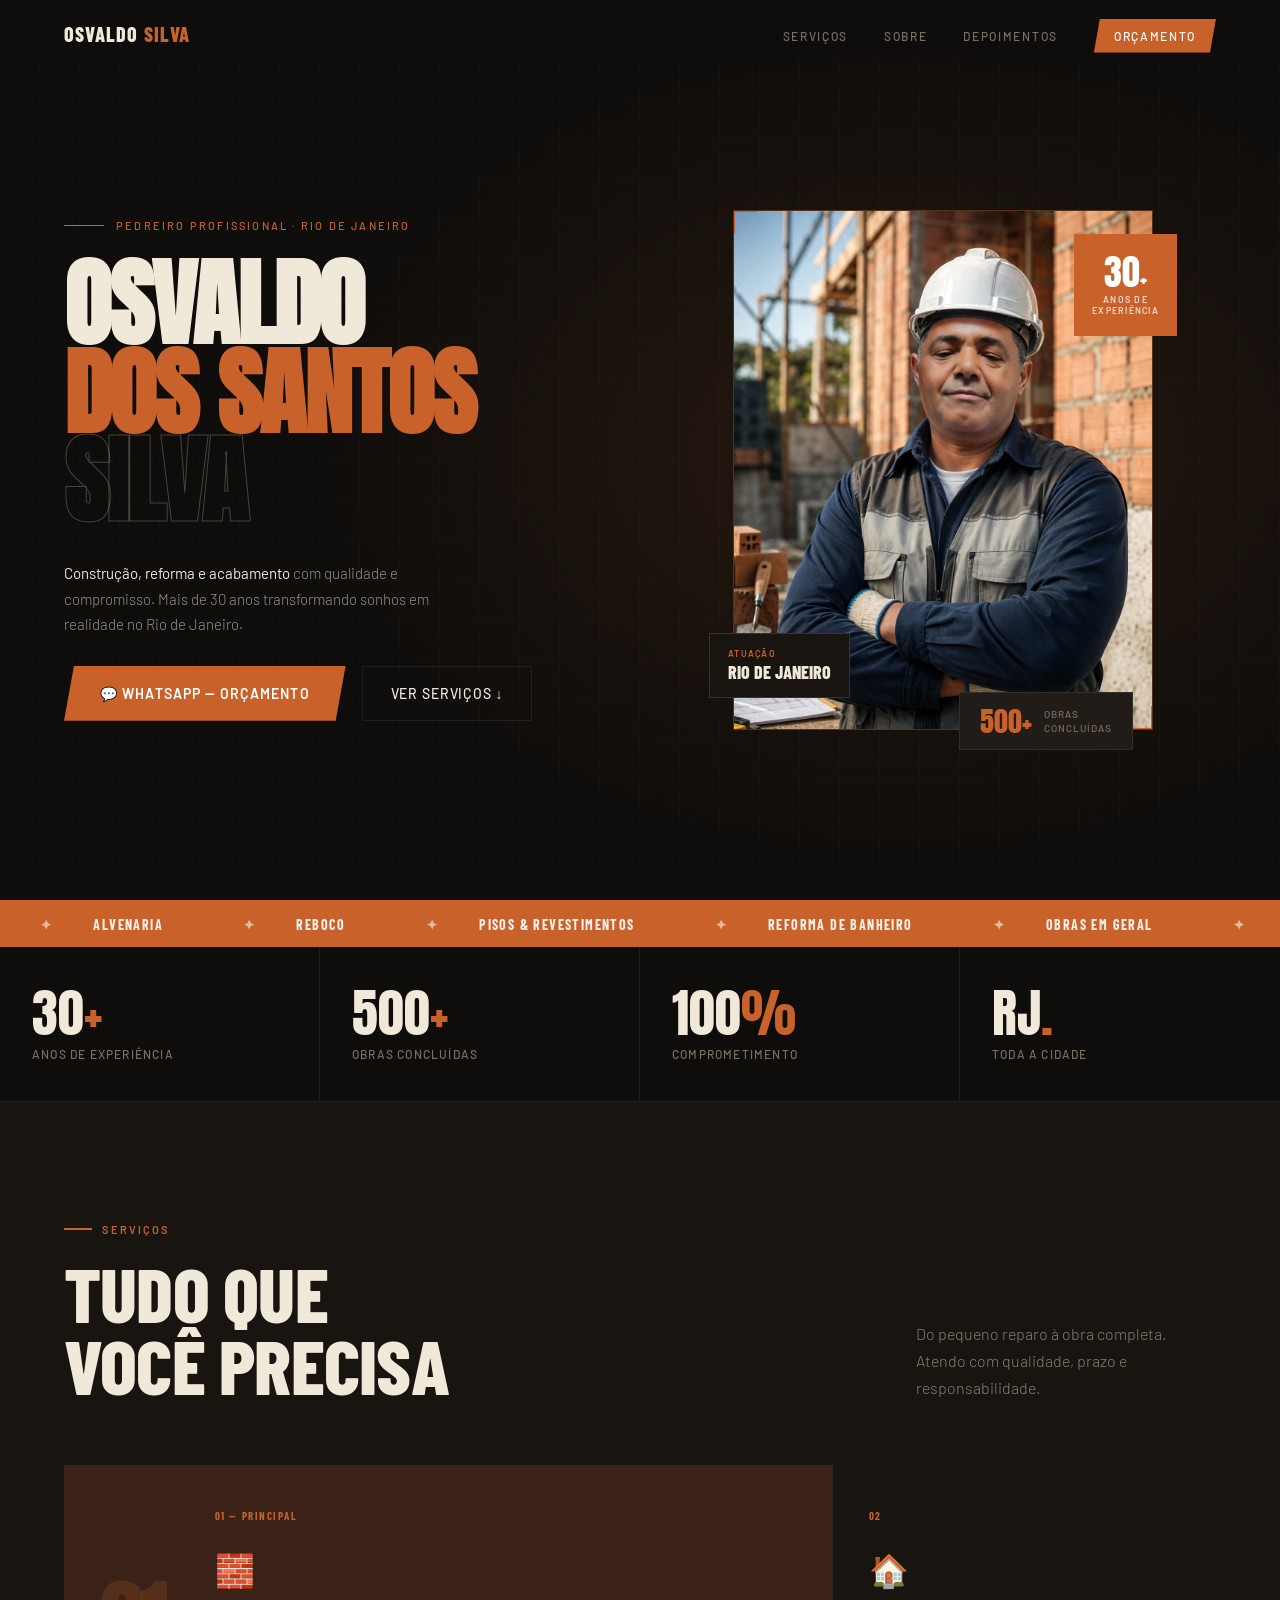
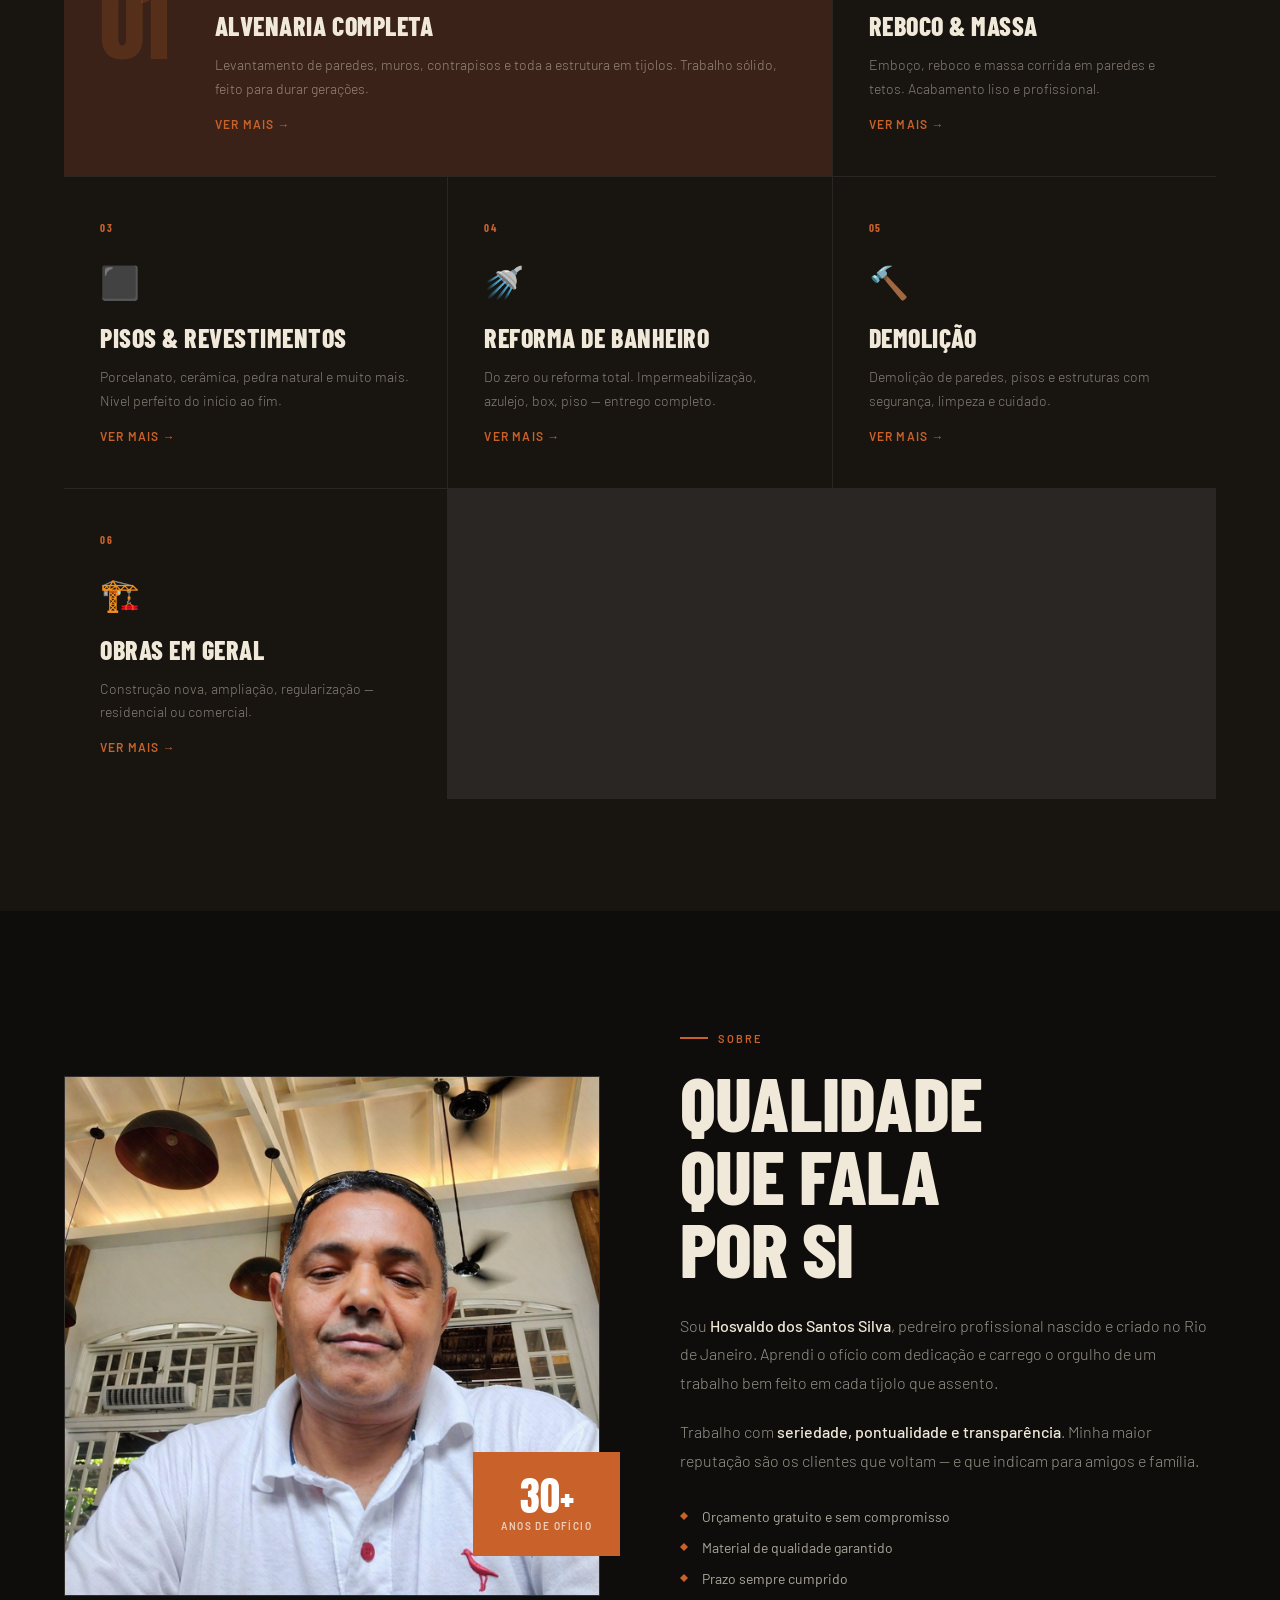
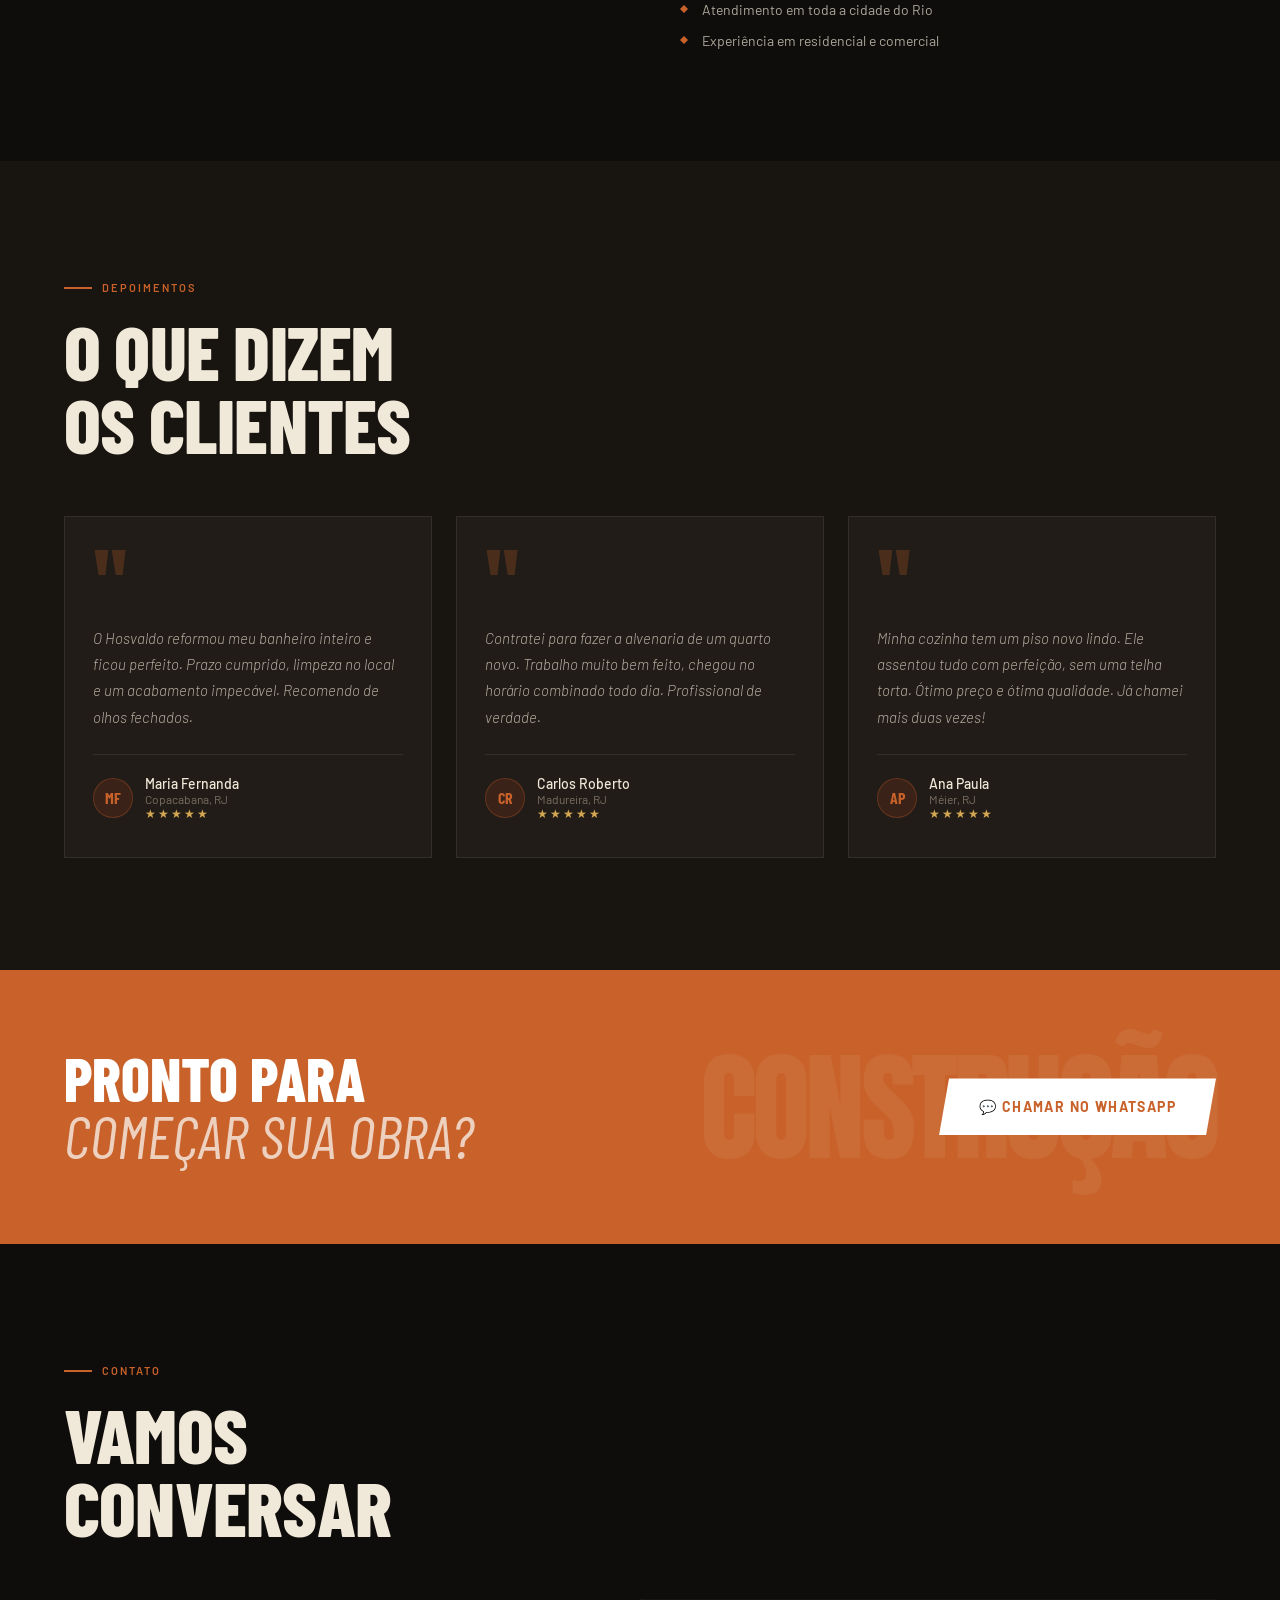
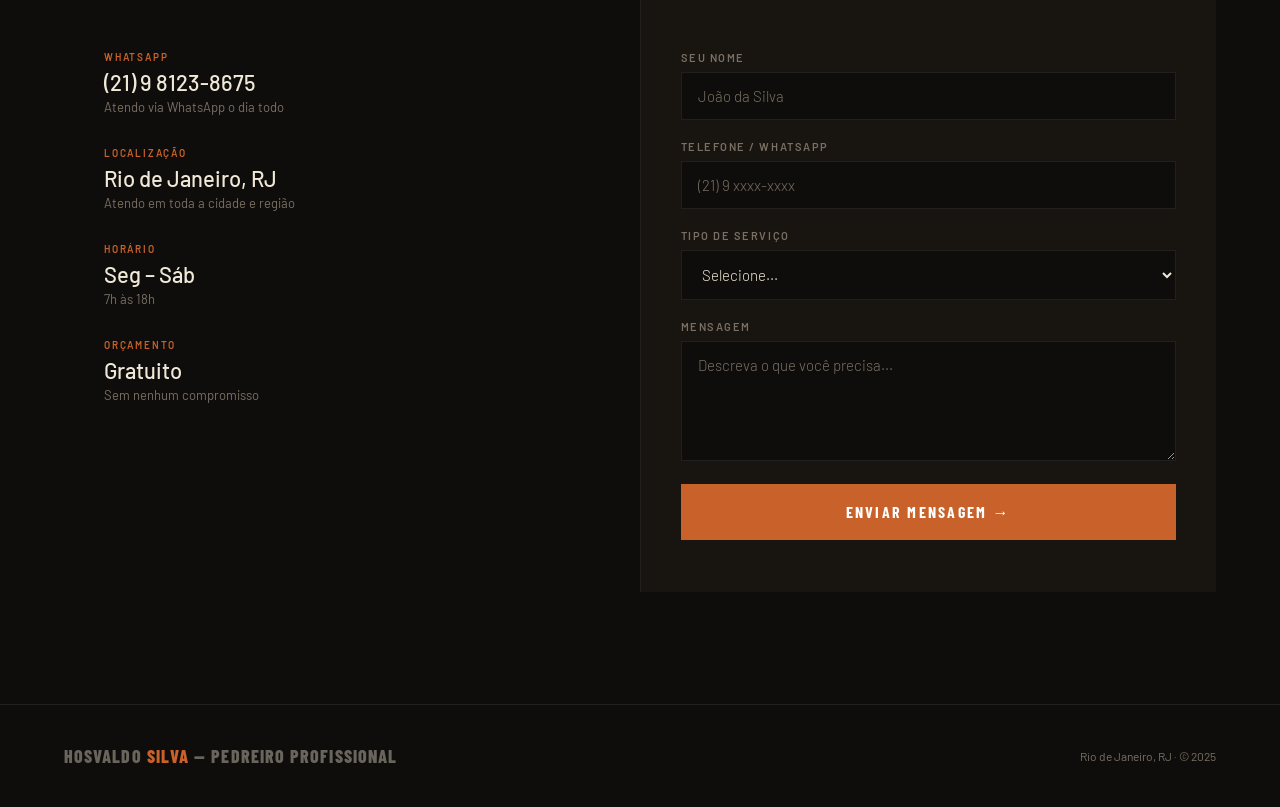
<file: index.html>
<!DOCTYPE html>
<html lang="pt-BR">
<head>
<meta charset="UTF-8">
<meta name="viewport" content="width=device-width, initial-scale=1.0">
  <link rel="icon" type="image/svg+xml" href="[data-uri]">
  <link rel="shortcut icon" href="[data-uri]">
<title>H.S.S. — Honestidade. Seriedade. Solidez. | Hosvaldo Silva Pedreiro</title>
<link href="https://fonts.googleapis.com/css2?family=Anton&family=Barlow:ital,wght@0,300;0,400;0,500;0,600;1,300&family=Barlow+Condensed:wght@700;800&display=swap" rel="stylesheet">
<link rel="stylesheet" href="style.css">
</head>
<body>

<nav id="nav">
  <a class="nav-brand" href="#">osvaldo <span>Silva</span></a>
  <ul class="nav-links">
    <li><a href="#servicos">Serviços</a></li>
    <li><a href="#sobre">Sobre</a></li>
    <li><a href="#depoimentos">Depoimentos</a></li>
    <li><a href="#contato" class="nav-cta">Orçamento</a></li>
  </ul>
</nav>

<section class="hero">
  <div class="hero-bg"></div>

  <!-- ESQUERDA -->
  <div class="hero-left">
    <div class="hero-tag">
      <span class="hero-tag-line"></span>
      <span class="hero-tag-text">Pedreiro Profissional · Rio de Janeiro</span>
    </div>
    <h1 class="hero-title">
      OSVALDO
      <span class="line2">DOS SANTOS</span>
      <span class="line3">SILVA</span>
    </h1>
    <div class="hero-bottom">
      <p class="hero-desc"><strong>Construção, reforma e acabamento</strong> com qualidade e compromisso. Mais de 30 anos transformando sonhos em realidade no Rio de Janeiro.</p>
      <div class="hero-actions">
        <a href="https://wa.me/5521981238675?text=Ol%C3%A1%20Hosvaldo%2C%20gostaria%20de%20um%20or%C3%A7amento!" class="btn-main">💬 WhatsApp — Orçamento</a>
        <a href="#servicos" class="btn-ghost">Ver serviços ↓</a>
      </div>
    </div>
  </div>

  <!-- DIREITA -->
  <div class="hero-right">
    <div class="hero-photo-wrap">
      <div class="hero-photo-frame" style="padding-bottom:0;height:520px;">
        <div class="hero-corner-tl"></div>
        <div class="hero-corner-br"></div>
        <img src="foto-obra.jpg" alt="Hosvaldo Silva — Pedreiro Profissional" style="width:100%;height:100%;object-fit:cover;object-position:center top;display:block;">
      </div>
      <!-- Badge: anos de experiência -->
      <div class="hero-badge-exp">
        <div class="bn">30<span style="font-size:20px">+</span></div>
        <div class="bl">Anos de<br>experiência</div>
      </div>
      <!-- Badge: cidade -->
      <div class="hero-badge-city">
        <div class="bc-l">Atuação</div>
        <div class="bc-v">Rio de Janeiro</div>
      </div>
      <!-- Badge: obras -->
      <div class="hero-badge-obras">
        <div class="bo-n">500+</div>
        <div class="bo-l">Obras<br>concluídas</div>
      </div>
    </div>
  </div>
</section>

<div class="ticker" aria-hidden="true">
  <div class="ticker-inner">
    <span class="ticker-item">Alvenaria</span><span class="ticker-item">Reboco</span><span class="ticker-item">Pisos & Revestimentos</span><span class="ticker-item">Reforma de Banheiro</span><span class="ticker-item">Obras em Geral</span><span class="ticker-item">Demolição</span><span class="ticker-item">Rio de Janeiro</span><span class="ticker-item">Alvenaria</span><span class="ticker-item">Reboco</span><span class="ticker-item">Pisos & Revestimentos</span><span class="ticker-item">Reforma de Banheiro</span><span class="ticker-item">Obras em Geral</span><span class="ticker-item">Demolição</span><span class="ticker-item">Rio de Janeiro</span>
  </div>
</div>

<div class="stats-bar reveal">
  <div class="stat-item"><div class="stat-n">30<span>+</span></div><div class="stat-l">Anos de experiência</div></div>
  <div class="stat-item"><div class="stat-n">500<span>+</span></div><div class="stat-l">Obras concluídas</div></div>
  <div class="stat-item"><div class="stat-n">100<span>%</span></div><div class="stat-l">Comprometimento</div></div>
  <div class="stat-item"><div class="stat-n">RJ<span>.</span></div><div class="stat-l">Toda a cidade</div></div>
</div>

<section class="section services" id="servicos">
  <div class="services-head reveal">
    <div>
      <p class="label">Serviços</p>
      <h2 class="big-title">TUDO QUE<br>VOCÊ PRECISA</h2>
    </div>
    <p class="services-intro">Do pequeno reparo à obra completa. Atendo com qualidade, prazo e responsabilidade.</p>
  </div>
  <div class="services-grid">
    <a class="srv srv-big reveal" href="srv-alvenaria.html" style="text-decoration:none;">
      <div class="srv-big-visual">01</div>
      <div class="srv-content">
        <div class="srv-num">01 — Principal</div>
        <span class="srv-icon">🧱</span>
        <h3>Alvenaria Completa</h3>
        <p>Levantamento de paredes, muros, contrapisos e toda a estrutura em tijolos. Trabalho sólido, feito para durar gerações.</p>
        <span class="srv-link">Ver mais →</span>
      </div>
    </a>
    <a class="srv reveal" href="srv-reboco-massa.html" style="text-decoration:none;">
      <div class="srv-num">02</div><span class="srv-icon">🏠</span>
      <h3>Reboco & Massa</h3>
      <p>Emboço, reboco e massa corrida em paredes e tetos. Acabamento liso e profissional.</p>
      <span class="srv-link">Ver mais →</span>
    </a>
    <a class="srv reveal" href="srv-pisos-revestimentos.html" style="text-decoration:none;">
      <div class="srv-num">03</div><span class="srv-icon">⬛</span>
      <h3>Pisos & Revestimentos</h3>
      <p>Porcelanato, cerâmica, pedra natural e muito mais. Nível perfeito do início ao fim.</p>
      <span class="srv-link">Ver mais →</span>
    </a>
    <a class="srv reveal" href="srv-reforma-banheiro.html" style="text-decoration:none;">
      <div class="srv-num">04</div><span class="srv-icon">🚿</span>
      <h3>Reforma de Banheiro</h3>
      <p>Do zero ou reforma total. Impermeabilização, azulejo, box, piso — entrego completo.</p>
      <span class="srv-link">Ver mais →</span>
    </a>
    <a class="srv reveal" href="srv-demolicao.html" style="text-decoration:none;">
      <div class="srv-num">05</div><span class="srv-icon">🔨</span>
      <h3>Demolição</h3>
      <p>Demolição de paredes, pisos e estruturas com segurança, limpeza e cuidado.</p>
      <span class="srv-link">Ver mais →</span>
    </a>
    <a class="srv reveal" href="srv-obras-geral.html" style="text-decoration:none;">
      <div class="srv-num">06</div><span class="srv-icon">🏗️</span>
      <h3>Obras em Geral</h3>
      <p>Construção nova, ampliação, regularização — residencial ou comercial.</p>
      <span class="srv-link">Ver mais →</span>
    </a>
  </div>
</section>

<section class="section" id="sobre">
  <div class="about-wrap">
    <div class="about-visual reveal">
      <div class="about-img-frame" style="padding-bottom:0;height:520px;">
        <img src="foto-pai.jpg" alt="Hosvaldo dos Santos Silva" style="width:100%;height:100%;object-fit:cover;object-position:center top;display:block;">
      </div>
      <div class="about-badge"><div class="about-badge-n">30+</div><div class="about-badge-l">Anos de ofício</div></div>
    </div>
    <div class="reveal">
      <p class="label">Sobre</p>
      <h2 class="big-title" style="margin-bottom:28px">QUALIDADE<br>QUE FALA<br>POR SI</h2>
      <p class="about-text-block">Sou <strong>Hosvaldo dos Santos Silva</strong>, pedreiro profissional nascido e criado no Rio de Janeiro. Aprendi o ofício com dedicação e carrego o orgulho de um trabalho bem feito em cada tijolo que assento.</p>
      <p class="about-text-block">Trabalho com <strong>seriedade, pontualidade e transparência</strong>. Minha maior reputação são os clientes que voltam — e que indicam para amigos e família.</p>
      <ul class="checklist">
        <li>Orçamento gratuito e sem compromisso</li>
        <li>Material de qualidade garantido</li>
        <li>Prazo sempre cumprido</li>
        <li>Atendimento em toda a cidade do Rio</li>
        <li>Experiência em residencial e comercial</li>
      </ul>
    </div>
  </div>
</section>

<section class="section testimonials" id="depoimentos">
  <div class="reveal">
    <p class="label">Depoimentos</p>
    <h2 class="big-title">O QUE DIZEM<br>OS CLIENTES</h2>
  </div>
  <div class="test-grid">
    <div class="test-card reveal">
      <p class="test-text">O Hosvaldo reformou meu banheiro inteiro e ficou perfeito. Prazo cumprido, limpeza no local e um acabamento impecável. Recomendo de olhos fechados.</p>
      <div class="test-author">
        <div class="test-avatar">MF</div>
        <div><div class="test-name">Maria Fernanda</div><div class="test-role">Copacabana, RJ</div><div class="test-stars">★★★★★</div></div>
      </div>
    </div>
    <div class="test-card reveal">
      <p class="test-text">Contratei para fazer a alvenaria de um quarto novo. Trabalho muito bem feito, chegou no horário combinado todo dia. Profissional de verdade.</p>
      <div class="test-author">
        <div class="test-avatar">CR</div>
        <div><div class="test-name">Carlos Roberto</div><div class="test-role">Madureira, RJ</div><div class="test-stars">★★★★★</div></div>
      </div>
    </div>
    <div class="test-card reveal">
      <p class="test-text">Minha cozinha tem um piso novo lindo. Ele assentou tudo com perfeição, sem uma telha torta. Ótimo preço e ótima qualidade. Já chamei mais duas vezes!</p>
      <div class="test-author">
        <div class="test-avatar">AP</div>
        <div><div class="test-name">Ana Paula</div><div class="test-role">Méier, RJ</div><div class="test-stars">★★★★★</div></div>
      </div>
    </div>
  </div>
</section>

<div class="cta-banner">
  <div class="cta-banner-title">Pronto para<br><span>começar sua obra?</span></div>
  <a href="https://wa.me/5521981238675?text=Ol%C3%A1%20Hosvaldo%2C%20gostaria%20de%20um%20or%C3%A7amento!" class="btn-white">💬 Chamar no WhatsApp</a>
</div>

<section class="section" id="contato">
  <p class="label reveal">Contato</p>
  <h2 class="big-title reveal">VAMOS<br>CONVERSAR</h2>
  <div class="contact-grid">
    <div class="contact-info-block reveal">
      <div class="contact-item">
        <div class="contact-item-l">WhatsApp</div>
        <div class="contact-item-v"><a href="https://wa.me/5521981238675">(21) 9 8123-8675</a></div>
        <div class="contact-item-sub">Atendo via WhatsApp o dia todo</div>
      </div>
      <div class="contact-item">
        <div class="contact-item-l">Localização</div>
        <div class="contact-item-v">Rio de Janeiro, RJ</div>
        <div class="contact-item-sub">Atendo em toda a cidade e região</div>
      </div>
      <div class="contact-item">
        <div class="contact-item-l">Horário</div>
        <div class="contact-item-v">Seg – Sáb</div>
        <div class="contact-item-sub">7h às 18h</div>
      </div>
      <div class="contact-item">
        <div class="contact-item-l">Orçamento</div>
        <div class="contact-item-v">Gratuito</div>
        <div class="contact-item-sub">Sem nenhum compromisso</div>
      </div>
    </div>
    <div class="contact-form-block reveal">
      <form onsubmit="handleForm(event)">
        <div class="form-row"><label class="form-label">Seu nome</label><input type="text" class="form-input" placeholder="João da Silva" required></div>
        <div class="form-row"><label class="form-label">Telefone / WhatsApp</label><input type="tel" class="form-input" placeholder="(21) 9 xxxx-xxxx"></div>
        <div class="form-row">
          <label class="form-label">Tipo de serviço</label>
          <select class="form-input">
            <option value="">Selecione...</option>
            <option>Alvenaria</option><option>Reboco / Massa Corrida</option><option>Assentamento de Pisos</option><option>Reforma de Banheiro</option><option>Demolição</option><option>Outro</option>
          </select>
        </div>
        <div class="form-row"><label class="form-label">Mensagem</label><textarea class="form-input" placeholder="Descreva o que você precisa..."></textarea></div>
        <button type="submit" class="btn-submit">Enviar mensagem →</button>
      </form>
    </div>
  </div>
</section>

<footer>
  <div class="footer-brand">Hosvaldo <span>Silva</span> — Pedreiro Profissional</div>
  <div class="footer-copy">Rio de Janeiro, RJ · © 2025</div>
</footer>
<script src="main.js"></script>
</body>
</html>
</file>
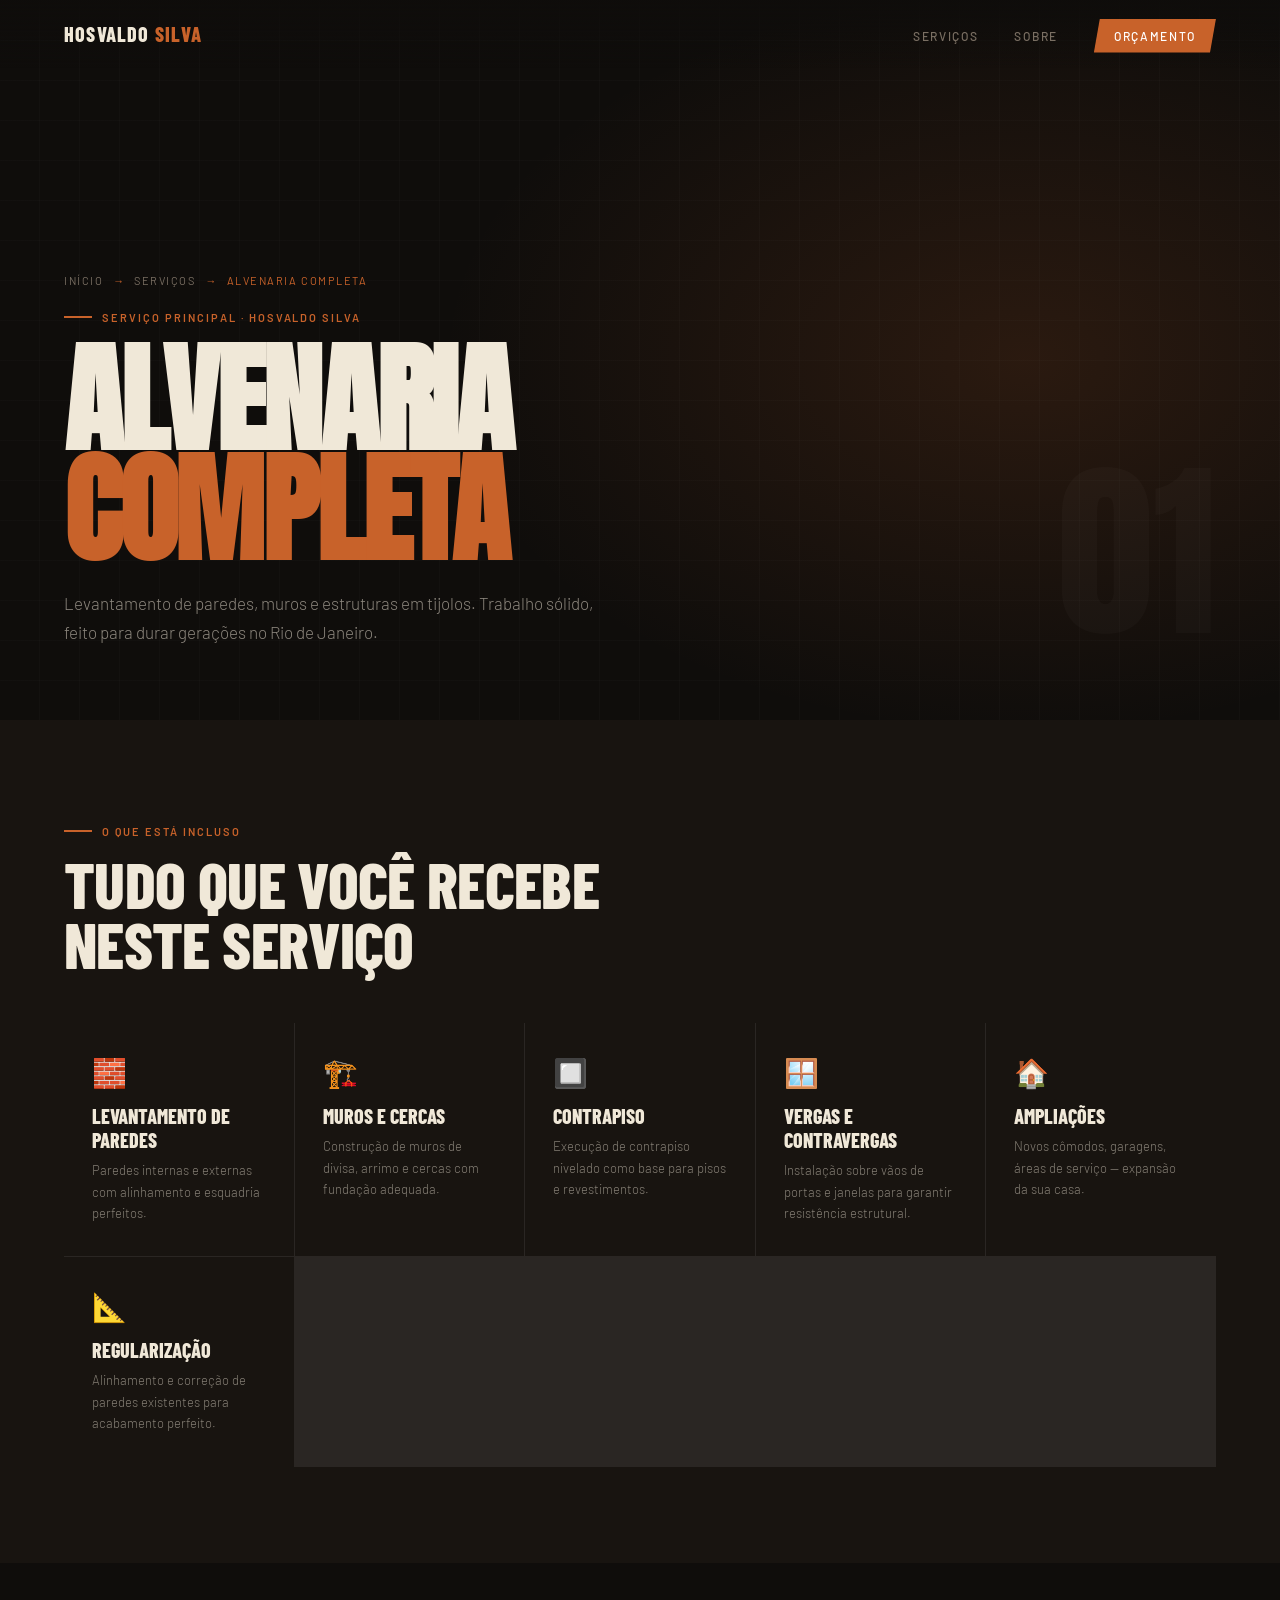
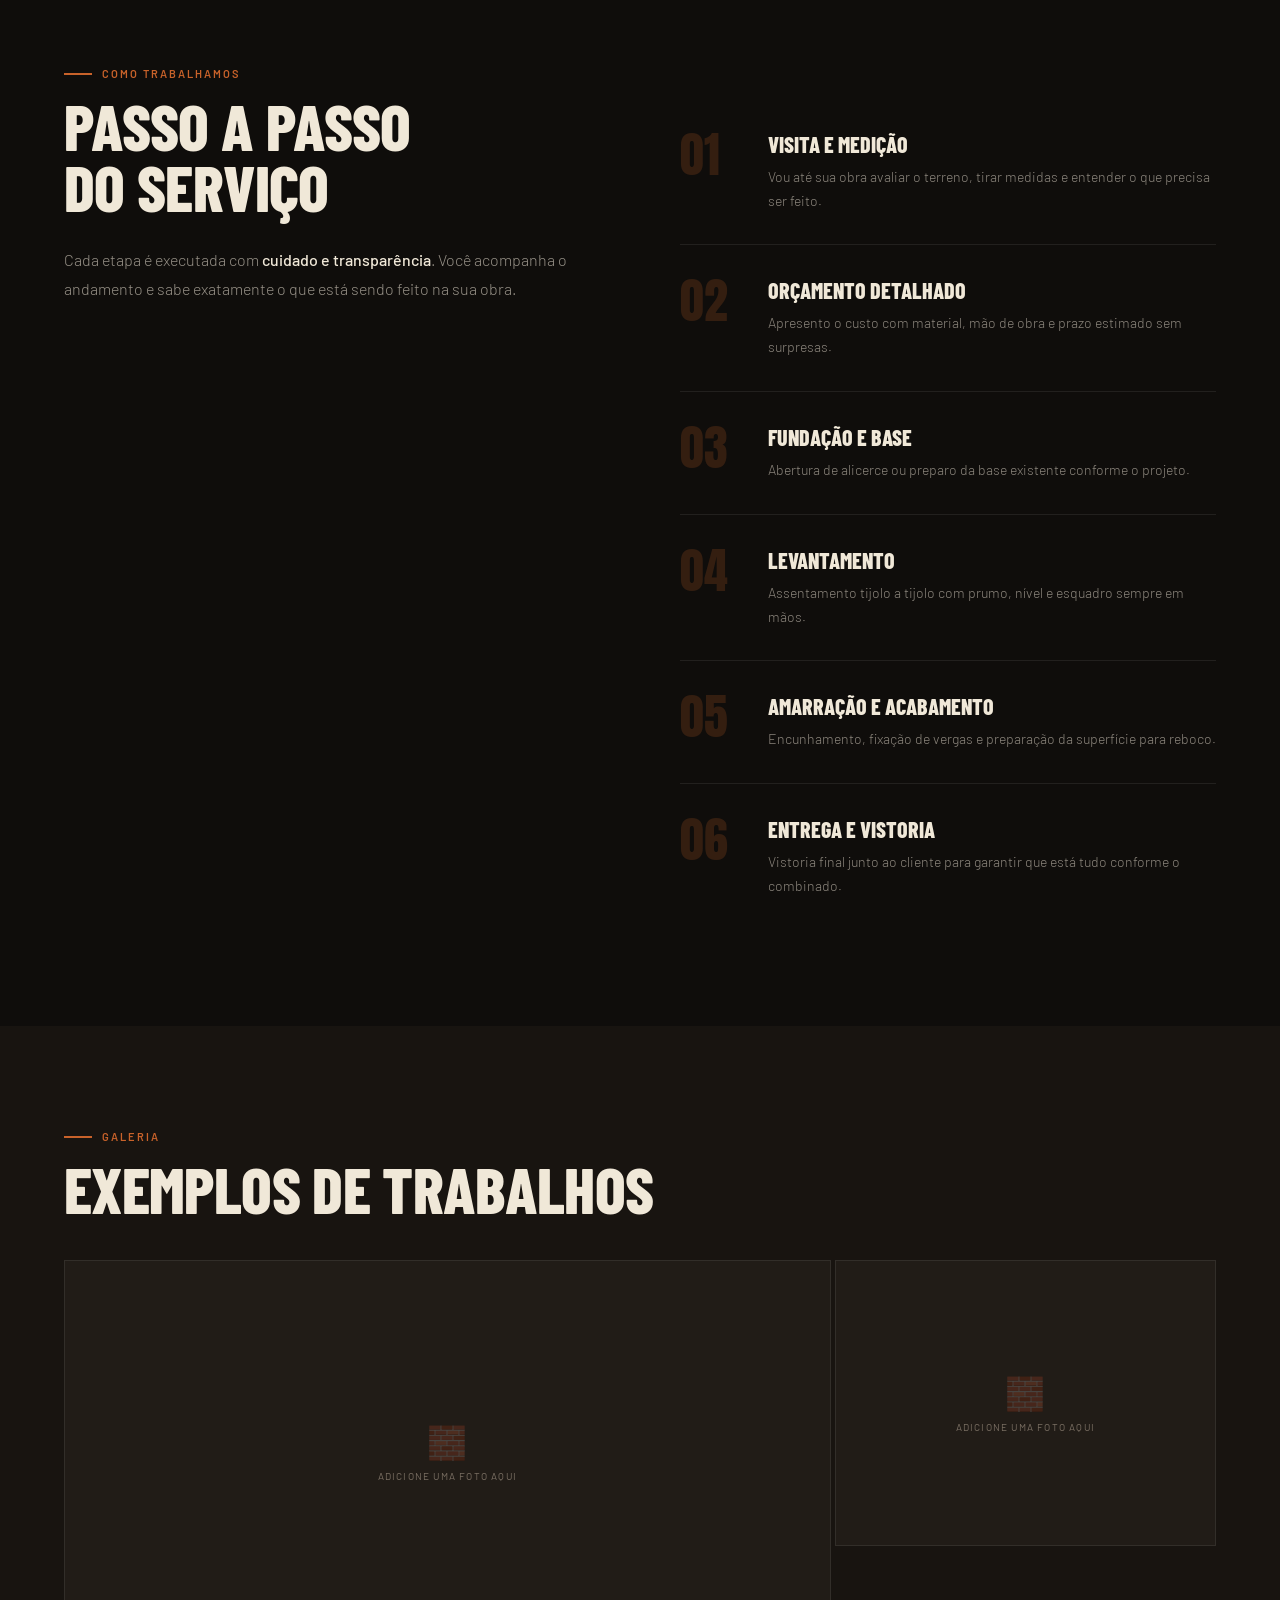
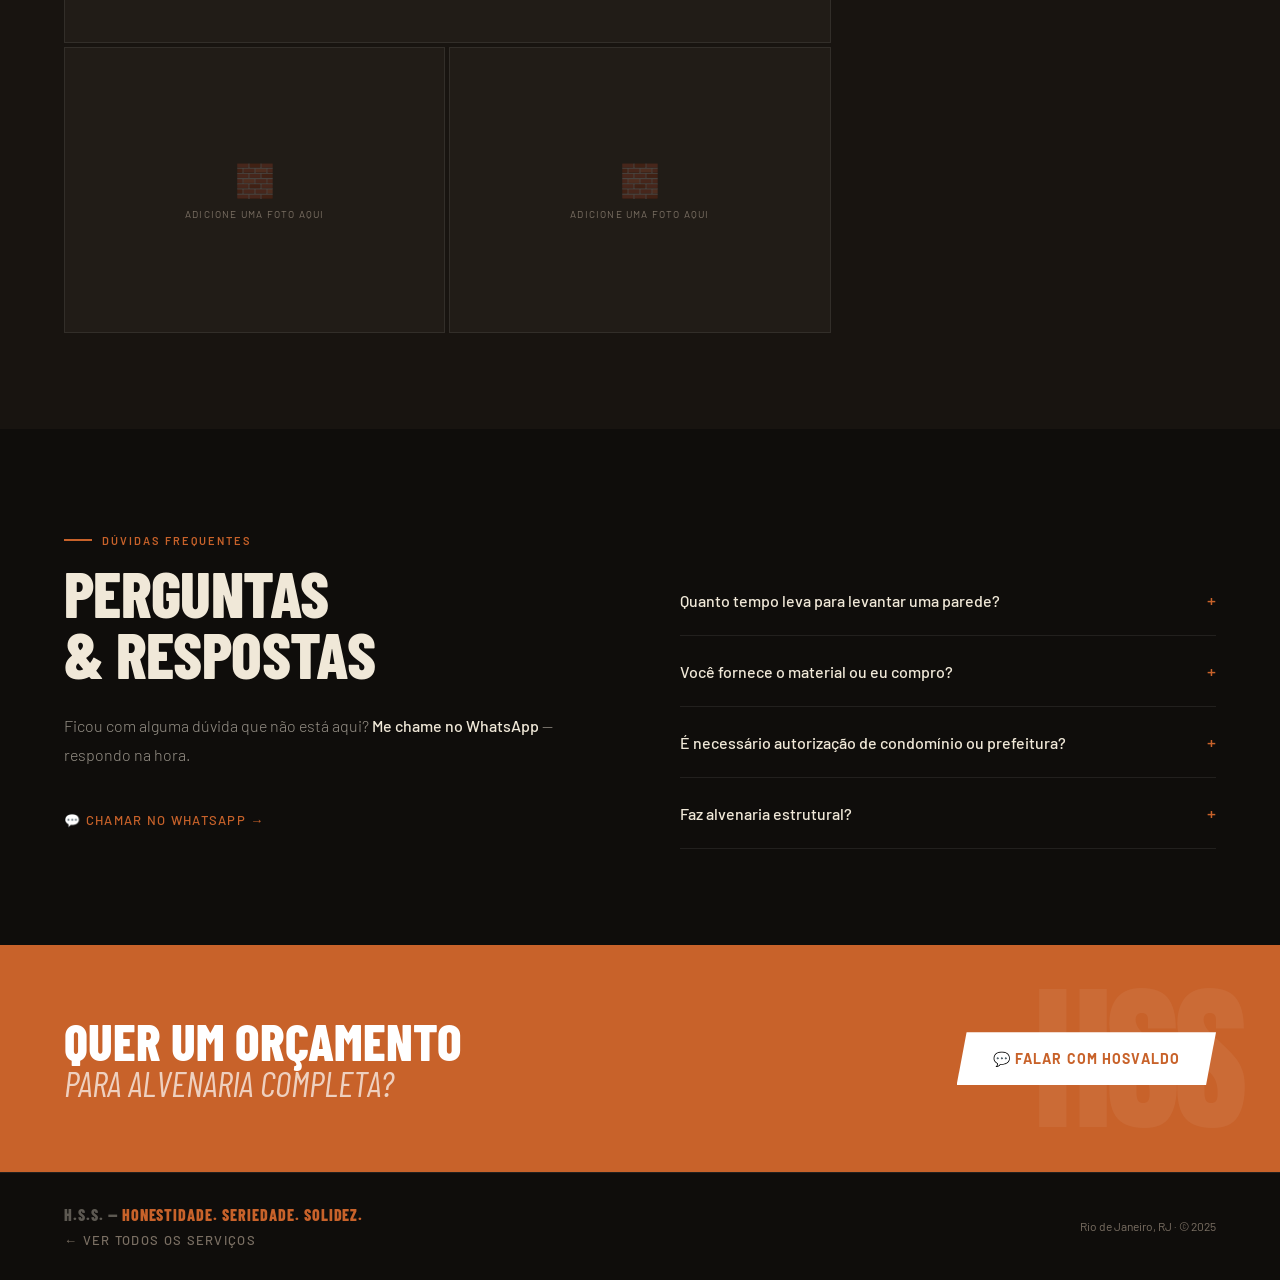
<file: srv-alvenaria.html>
<!DOCTYPE html>
<html lang="pt-BR">
<head>
<meta charset="UTF-8">
<meta name="viewport" content="width=device-width, initial-scale=1.0">
<title>H.S.S. — Honestidade. Seriedade. Solidez. | ALVENARIA COMPLETA</title>
<link href="https://fonts.googleapis.com/css2?family=Anton&family=Barlow:ital,wght@0,300;0,400;0,500;0,600;1,300&family=Barlow+Condensed:wght@700;800&display=swap" rel="stylesheet">
<link rel="stylesheet" href="services.css">
</head>
<body>

<nav id="nav">
  <a class="nav-brand" href="hosvaldo-pedreiro.html">Hosvaldo <span>Silva</span></a>
  <ul class="nav-links">
    <li><a href="hosvaldo-pedreiro.html#servicos">Serviços</a></li>
    <li><a href="hosvaldo-pedreiro.html#sobre">Sobre</a></li>
    <li><a href="hosvaldo-pedreiro.html#contato" class="nav-cta">Orçamento</a></li>
  </ul>
</nav>

<section class="page-hero">
  <div class="hero-bg" style="background:radial-gradient(ellipse 70% 80% at 80% 50%,rgba(200,98,42,0.15) 0%,transparent 65%),var(--bg);"></div>
  <div class="hero-grid-lines"></div>
  <div class="page-num">01</div>
  <div class="breadcrumb">
    <a href="hosvaldo-pedreiro.html">Início</a>
    <span class="breadcrumb-sep">→</span>
    <a href="hosvaldo-pedreiro.html#servicos">Serviços</a>
    <span class="breadcrumb-sep">→</span>
    <span class="breadcrumb-cur">ALVENARIA COMPLETA</span>
  </div>
  <div class="page-tag"><span>Serviço Principal · Hosvaldo Silva</span></div>
  <h1 class="page-title">ALVENARIA<br><span class="accent">COMPLETA</span></h1>
  <p class="page-subtitle">Levantamento de paredes, muros e estruturas em tijolos. Trabalho sólido, feito para durar gerações no Rio de Janeiro.</p>
</section>

<section class="section section-dark">
  <div class="reveal">
    <p class="label">O que está incluso</p>
    <h2 class="big-title">Tudo que você recebe<br>neste serviço</h2>
  </div>
  <div class="includes-grid">
<div class="inc-item reveal"><span class="inc-icon">🧱</span><div class="inc-title">Levantamento de Paredes</div><p class="inc-desc">Paredes internas e externas com alinhamento e esquadria perfeitos.</p></div>
<div class="inc-item reveal"><span class="inc-icon">🏗️</span><div class="inc-title">Muros e Cercas</div><p class="inc-desc">Construção de muros de divisa, arrimo e cercas com fundação adequada.</p></div>
<div class="inc-item reveal"><span class="inc-icon">🔲</span><div class="inc-title">Contrapiso</div><p class="inc-desc">Execução de contrapiso nivelado como base para pisos e revestimentos.</p></div>
<div class="inc-item reveal"><span class="inc-icon">🪟</span><div class="inc-title">Vergas e Contravergas</div><p class="inc-desc">Instalação sobre vãos de portas e janelas para garantir resistência estrutural.</p></div>
<div class="inc-item reveal"><span class="inc-icon">🏠</span><div class="inc-title">Ampliações</div><p class="inc-desc">Novos cômodos, garagens, áreas de serviço — expansão da sua casa.</p></div>
<div class="inc-item reveal"><span class="inc-icon">📐</span><div class="inc-title">Regularização</div><p class="inc-desc">Alinhamento e correção de paredes existentes para acabamento perfeito.</p></div>
  </div>
</section>

<section class="section">
  <div class="two-col">
    <div class="reveal">
      <p class="label">Como trabalhamos</p>
      <h2 class="big-title">Passo a passo<br>do serviço</h2>
      <p class="body-text">Cada etapa é executada com <strong>cuidado e transparência</strong>. Você acompanha o andamento e sabe exatamente o que está sendo feito na sua obra.</p>
    </div>
    <div class="steps-list">
<div class="step reveal"><div class="step-n">01</div><div class="step-content"><div class="step-title">Visita e Medição</div><p class="step-desc">Vou até sua obra avaliar o terreno, tirar medidas e entender o que precisa ser feito.</p></div></div>
<div class="step reveal"><div class="step-n">02</div><div class="step-content"><div class="step-title">Orçamento Detalhado</div><p class="step-desc">Apresento o custo com material, mão de obra e prazo estimado sem surpresas.</p></div></div>
<div class="step reveal"><div class="step-n">03</div><div class="step-content"><div class="step-title">Fundação e Base</div><p class="step-desc">Abertura de alicerce ou preparo da base existente conforme o projeto.</p></div></div>
<div class="step reveal"><div class="step-n">04</div><div class="step-content"><div class="step-title">Levantamento</div><p class="step-desc">Assentamento tijolo a tijolo com prumo, nível e esquadro sempre em mãos.</p></div></div>
<div class="step reveal"><div class="step-n">05</div><div class="step-content"><div class="step-title">Amarração e Acabamento</div><p class="step-desc">Encunhamento, fixação de vergas e preparação da superfície para reboco.</p></div></div>
<div class="step reveal"><div class="step-n">06</div><div class="step-content"><div class="step-title">Entrega e Vistoria</div><p class="step-desc">Vistoria final junto ao cliente para garantir que está tudo conforme o combinado.</p></div></div>
    </div>
  </div>
</section>

<section class="section section-dark">
  <div class="reveal">
    <p class="label">Galeria</p>
    <h2 class="big-title">Exemplos de trabalhos</h2>
  </div>
  <div class="gallery">
    <div class="gallery-item reveal"><span class="gallery-icon">🧱</span><span class="gallery-label">Adicione uma foto aqui</span></div>
    <div class="gallery-item reveal"><span class="gallery-icon">🧱</span><span class="gallery-label">Adicione uma foto aqui</span></div>
    <div class="gallery-item reveal"><span class="gallery-icon">🧱</span><span class="gallery-label">Adicione uma foto aqui</span></div>
    <div class="gallery-item reveal"><span class="gallery-icon">🧱</span><span class="gallery-label">Adicione uma foto aqui</span></div>
  </div>
</section>

<section class="section">
  <div class="two-col">
    <div class="reveal">
      <p class="label">Dúvidas frequentes</p>
      <h2 class="big-title">Perguntas<br>& respostas</h2>
      <p class="body-text" style="margin-top:16px">Ficou com alguma dúvida que não está aqui? <strong>Me chame no WhatsApp</strong> — respondo na hora.</p>
      <a href="https://wa.me/5521981238675" class="btn-back" style="margin-top:24px; color:var(--terra)">💬 Chamar no WhatsApp →</a>
    </div>
    <div class="faq-list reveal">
<div class="faq-item"><div class="faq-q" onclick="toggleFaq(this)">Quanto tempo leva para levantar uma parede?<span class="faq-arrow">+</span></div><div class="faq-a">Depende do tamanho, mas uma parede padrão de quarto (15m²) costuma levar 1 a 2 dias de serviço. Passo o prazo exato no orçamento.</div></div>
<div class="faq-item"><div class="faq-q" onclick="toggleFaq(this)">Você fornece o material ou eu compro?<span class="faq-arrow">+</span></div><div class="faq-a">Posso trabalhar das duas formas — com ou sem material. Se preferir, indico fornecedores de confiança no RJ com bom preço.</div></div>
<div class="faq-item"><div class="faq-q" onclick="toggleFaq(this)">É necessário autorização de condomínio ou prefeitura?<span class="faq-arrow">+</span></div><div class="faq-a">Para obras internas simples geralmente não. Para ampliações e construções novas, sim. Te oriento sobre o que precisar.</div></div>
<div class="faq-item"><div class="faq-q" onclick="toggleFaq(this)">Faz alvenaria estrutural?<span class="faq-arrow">+</span></div><div class="faq-a">Sim, trabalho com alvenaria convencional e estrutural, sempre respeitando as normas técnicas da ABNT.</div></div>
    </div>
  </div>
</section>

<div class="cta-bar">
  <div class="cta-title">Quer um orçamento<br><em>para alvenaria completa?</em></div>
  <a href="https://wa.me/5521981238675?text=Ol%C3%A1%20Hosvaldo%2C%20quero%20um%20or%C3%A7amento%20de%20alvenaria!" class="btn-main">💬 Falar com Hosvaldo</a>
</div>

<footer>
  <div>
    <div class="footer-brand">H.S.S. — <span>Honestidade. Seriedade. Solidez.</span></div>
    <a href="hosvaldo-pedreiro.html#servicos" class="btn-back" style="margin-top:8px; display:inline-flex;">← Ver todos os serviços</a>
  </div>
  <div class="footer-copy">Rio de Janeiro, RJ · © 2025</div>
</footer>
<script src="services.js"></script>
</body>
</html>
</file>
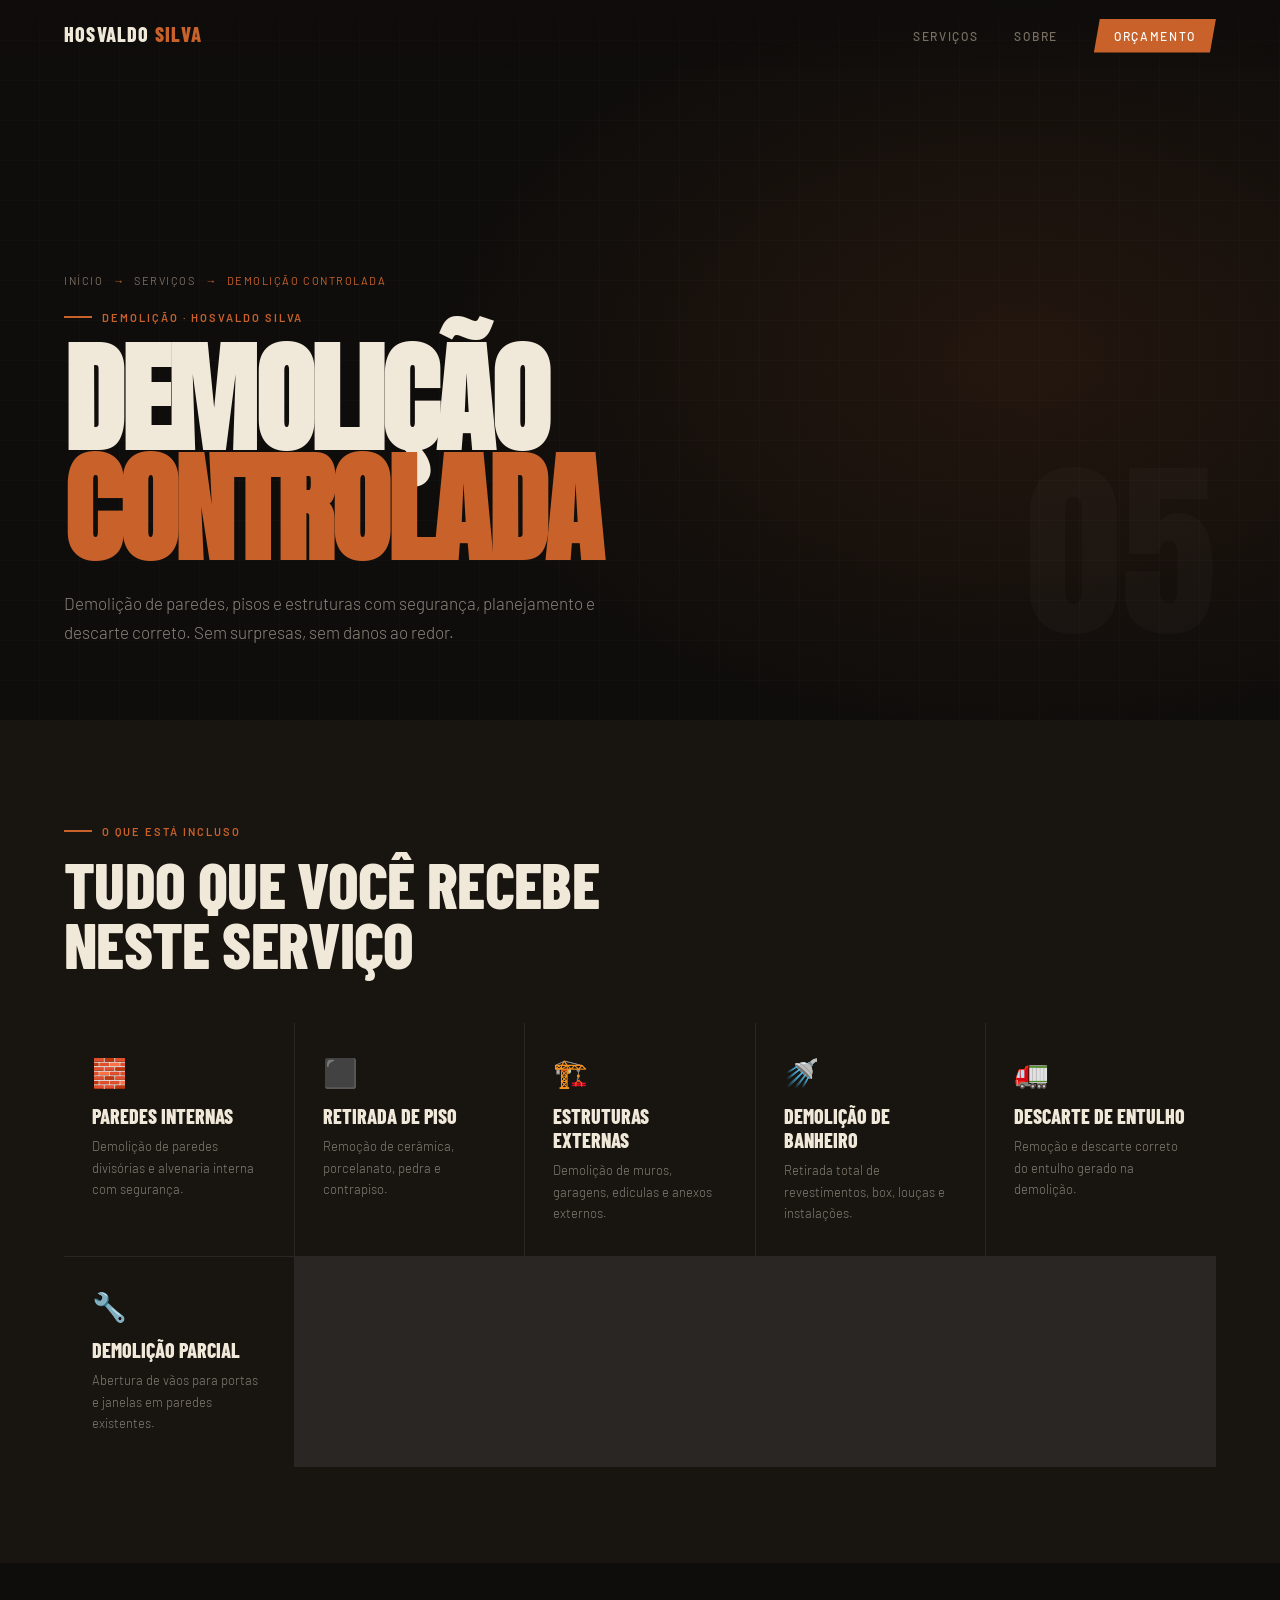
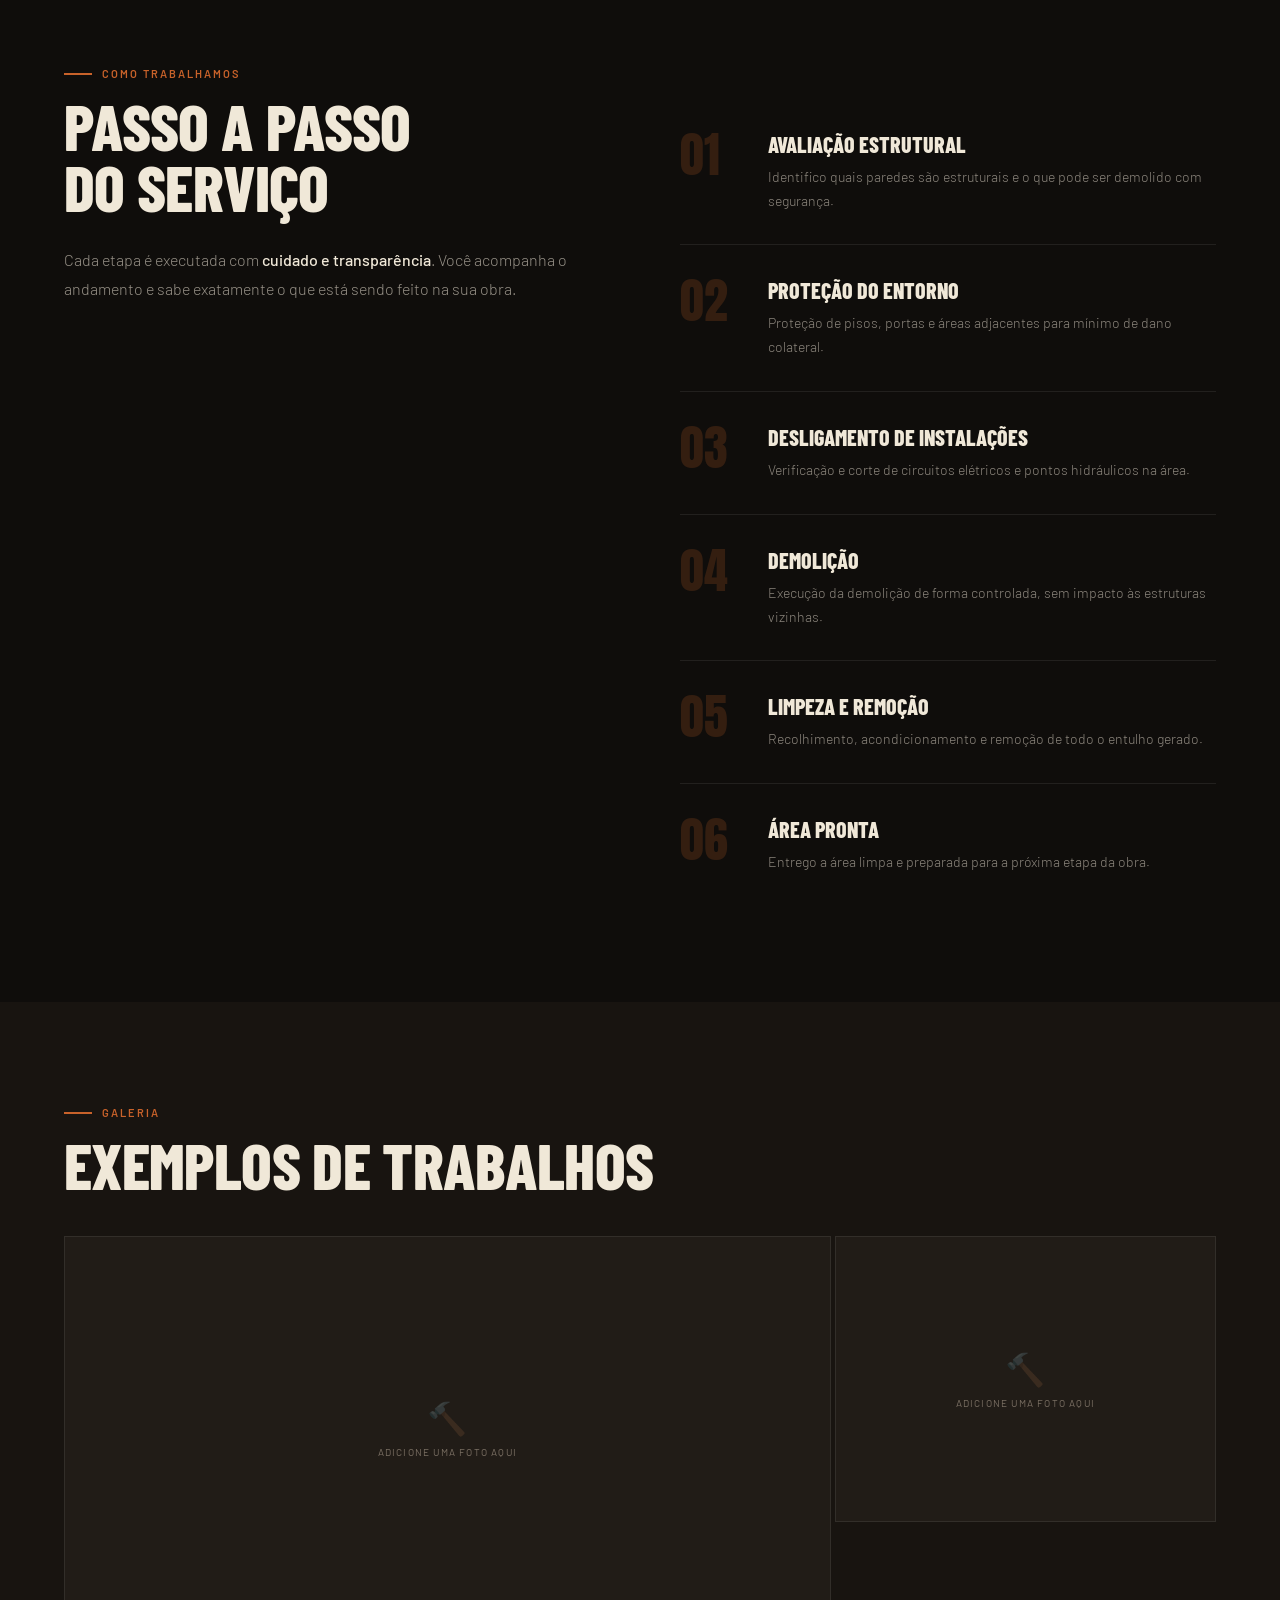
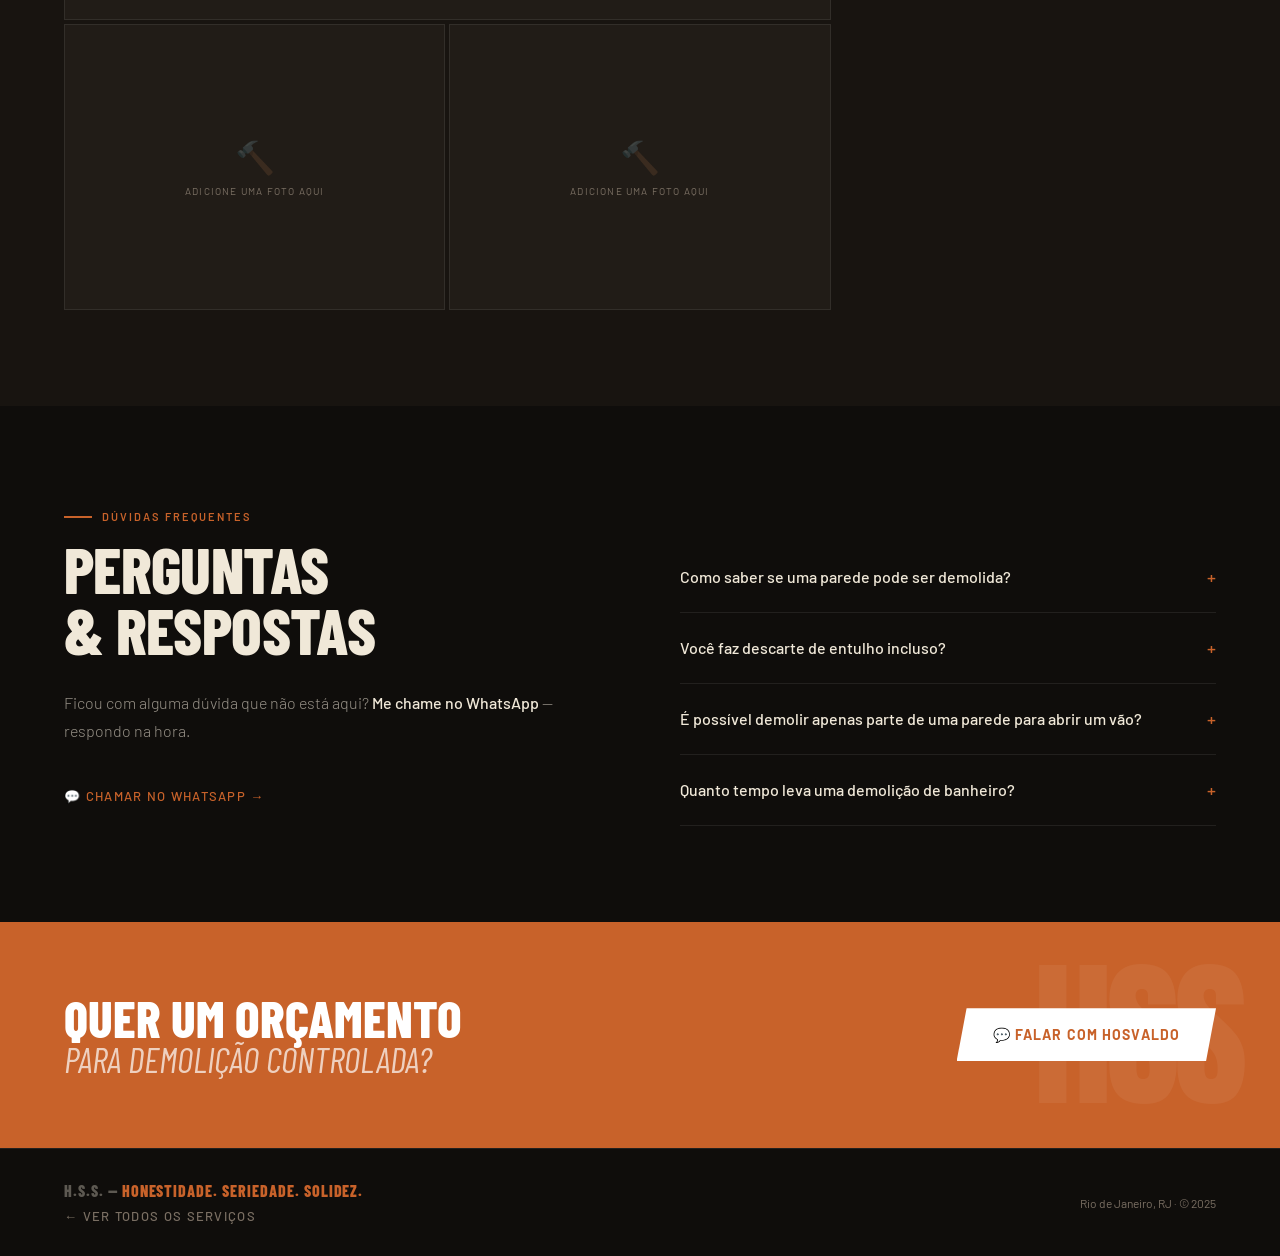
<file: srv-demolicao.html>
<!DOCTYPE html>
<html lang="pt-BR">
<head>
<meta charset="UTF-8">
<meta name="viewport" content="width=device-width, initial-scale=1.0">
<title>H.S.S. — Honestidade. Seriedade. Solidez. | DEMOLIÇÃO CONTROLADA</title>
<link href="https://fonts.googleapis.com/css2?family=Anton&family=Barlow:ital,wght@0,300;0,400;0,500;0,600;1,300&family=Barlow+Condensed:wght@700;800&display=swap" rel="stylesheet">
<link rel="stylesheet" href="services.css">
</head>
<body>

<nav id="nav">
  <a class="nav-brand" href="hosvaldo-pedreiro.html">Hosvaldo <span>Silva</span></a>
  <ul class="nav-links">
    <li><a href="hosvaldo-pedreiro.html#servicos">Serviços</a></li>
    <li><a href="hosvaldo-pedreiro.html#sobre">Sobre</a></li>
    <li><a href="hosvaldo-pedreiro.html#contato" class="nav-cta">Orçamento</a></li>
  </ul>
</nav>

<section class="page-hero">
  <div class="hero-bg" style="background:radial-gradient(ellipse 70% 80% at 80% 50%,rgba(200,98,42,0.11) 0%,transparent 65%),var(--bg);"></div>
  <div class="hero-grid-lines"></div>
  <div class="page-num">05</div>
  <div class="breadcrumb">
    <a href="hosvaldo-pedreiro.html">Início</a>
    <span class="breadcrumb-sep">→</span>
    <a href="hosvaldo-pedreiro.html#servicos">Serviços</a>
    <span class="breadcrumb-sep">→</span>
    <span class="breadcrumb-cur">DEMOLIÇÃO CONTROLADA</span>
  </div>
  <div class="page-tag"><span>Demolição · Hosvaldo Silva</span></div>
  <h1 class="page-title">DEMOLIÇÃO<br><span class="accent">CONTROLADA</span></h1>
  <p class="page-subtitle">Demolição de paredes, pisos e estruturas com segurança, planejamento e descarte correto. Sem surpresas, sem danos ao redor.</p>
</section>

<section class="section section-dark">
  <div class="reveal">
    <p class="label">O que está incluso</p>
    <h2 class="big-title">Tudo que você recebe<br>neste serviço</h2>
  </div>
  <div class="includes-grid">
<div class="inc-item reveal"><span class="inc-icon">🧱</span><div class="inc-title">Paredes Internas</div><p class="inc-desc">Demolição de paredes divisórias e alvenaria interna com segurança.</p></div>
<div class="inc-item reveal"><span class="inc-icon">⬛</span><div class="inc-title">Retirada de Piso</div><p class="inc-desc">Remoção de cerâmica, porcelanato, pedra e contrapiso.</p></div>
<div class="inc-item reveal"><span class="inc-icon">🏗️</span><div class="inc-title">Estruturas Externas</div><p class="inc-desc">Demolição de muros, garagens, edículas e anexos externos.</p></div>
<div class="inc-item reveal"><span class="inc-icon">🚿</span><div class="inc-title">Demolição de Banheiro</div><p class="inc-desc">Retirada total de revestimentos, box, louças e instalações.</p></div>
<div class="inc-item reveal"><span class="inc-icon">🚛</span><div class="inc-title">Descarte de Entulho</div><p class="inc-desc">Remoção e descarte correto do entulho gerado na demolição.</p></div>
<div class="inc-item reveal"><span class="inc-icon">🔧</span><div class="inc-title">Demolição Parcial</div><p class="inc-desc">Abertura de vãos para portas e janelas em paredes existentes.</p></div>
  </div>
</section>

<section class="section">
  <div class="two-col">
    <div class="reveal">
      <p class="label">Como trabalhamos</p>
      <h2 class="big-title">Passo a passo<br>do serviço</h2>
      <p class="body-text">Cada etapa é executada com <strong>cuidado e transparência</strong>. Você acompanha o andamento e sabe exatamente o que está sendo feito na sua obra.</p>
    </div>
    <div class="steps-list">
<div class="step reveal"><div class="step-n">01</div><div class="step-content"><div class="step-title">Avaliação Estrutural</div><p class="step-desc">Identifico quais paredes são estruturais e o que pode ser demolido com segurança.</p></div></div>
<div class="step reveal"><div class="step-n">02</div><div class="step-content"><div class="step-title">Proteção do Entorno</div><p class="step-desc">Proteção de pisos, portas e áreas adjacentes para mínimo de dano colateral.</p></div></div>
<div class="step reveal"><div class="step-n">03</div><div class="step-content"><div class="step-title">Desligamento de Instalações</div><p class="step-desc">Verificação e corte de circuitos elétricos e pontos hidráulicos na área.</p></div></div>
<div class="step reveal"><div class="step-n">04</div><div class="step-content"><div class="step-title">Demolição</div><p class="step-desc">Execução da demolição de forma controlada, sem impacto às estruturas vizinhas.</p></div></div>
<div class="step reveal"><div class="step-n">05</div><div class="step-content"><div class="step-title">Limpeza e Remoção</div><p class="step-desc">Recolhimento, acondicionamento e remoção de todo o entulho gerado.</p></div></div>
<div class="step reveal"><div class="step-n">06</div><div class="step-content"><div class="step-title">Área Pronta</div><p class="step-desc">Entrego a área limpa e preparada para a próxima etapa da obra.</p></div></div>
    </div>
  </div>
</section>

<section class="section section-dark">
  <div class="reveal">
    <p class="label">Galeria</p>
    <h2 class="big-title">Exemplos de trabalhos</h2>
  </div>
  <div class="gallery">
    <div class="gallery-item reveal"><span class="gallery-icon">🔨</span><span class="gallery-label">Adicione uma foto aqui</span></div>
    <div class="gallery-item reveal"><span class="gallery-icon">🔨</span><span class="gallery-label">Adicione uma foto aqui</span></div>
    <div class="gallery-item reveal"><span class="gallery-icon">🔨</span><span class="gallery-label">Adicione uma foto aqui</span></div>
    <div class="gallery-item reveal"><span class="gallery-icon">🔨</span><span class="gallery-label">Adicione uma foto aqui</span></div>
  </div>
</section>

<section class="section">
  <div class="two-col">
    <div class="reveal">
      <p class="label">Dúvidas frequentes</p>
      <h2 class="big-title">Perguntas<br>& respostas</h2>
      <p class="body-text" style="margin-top:16px">Ficou com alguma dúvida que não está aqui? <strong>Me chame no WhatsApp</strong> — respondo na hora.</p>
      <a href="https://wa.me/5521981238675" class="btn-back" style="margin-top:24px; color:var(--terra)">💬 Chamar no WhatsApp →</a>
    </div>
    <div class="faq-list reveal">
<div class="faq-item"><div class="faq-q" onclick="toggleFaq(this)">Como saber se uma parede pode ser demolida?<span class="faq-arrow">+</span></div><div class="faq-a">Paredes estruturais não podem ser removidas sem projeto de engenharia. Avalio no local e te oriento sobre o que é seguro fazer.</div></div>
<div class="faq-item"><div class="faq-q" onclick="toggleFaq(this)">Você faz descarte de entulho incluso?<span class="faq-arrow">+</span></div><div class="faq-a">Sim, o serviço inclui a remoção e descarte correto do entulho. Sem custo surpresa depois.</div></div>
<div class="faq-item"><div class="faq-q" onclick="toggleFaq(this)">É possível demolir apenas parte de uma parede para abrir um vão?<span class="faq-arrow">+</span></div><div class="faq-a">Sim, é um dos serviços mais pedidos. Faço a abertura com reforço de verga quando necessário.</div></div>
<div class="faq-item"><div class="faq-q" onclick="toggleFaq(this)">Quanto tempo leva uma demolição de banheiro?<span class="faq-arrow">+</span></div><div class="faq-a">Em geral 1 dia para demolição completa de um banheiro padrão, incluindo limpeza.</div></div>
    </div>
  </div>
</section>

<div class="cta-bar">
  <div class="cta-title">Quer um orçamento<br><em>para demolição controlada?</em></div>
  <a href="https://wa.me/5521981238675?text=Ol%C3%A1%20Hosvaldo%2C%20quero%20um%20or%C3%A7amento%20de%20demolição!" class="btn-main">💬 Falar com Hosvaldo</a>
</div>

<footer>
  <div>
    <div class="footer-brand">H.S.S. — <span>Honestidade. Seriedade. Solidez.</span></div>
    <a href="hosvaldo-pedreiro.html#servicos" class="btn-back" style="margin-top:8px; display:inline-flex;">← Ver todos os serviços</a>
  </div>
  <div class="footer-copy">Rio de Janeiro, RJ · © 2025</div>
</footer>
<script src="services.js"></script>
</body>
</html>
</file>
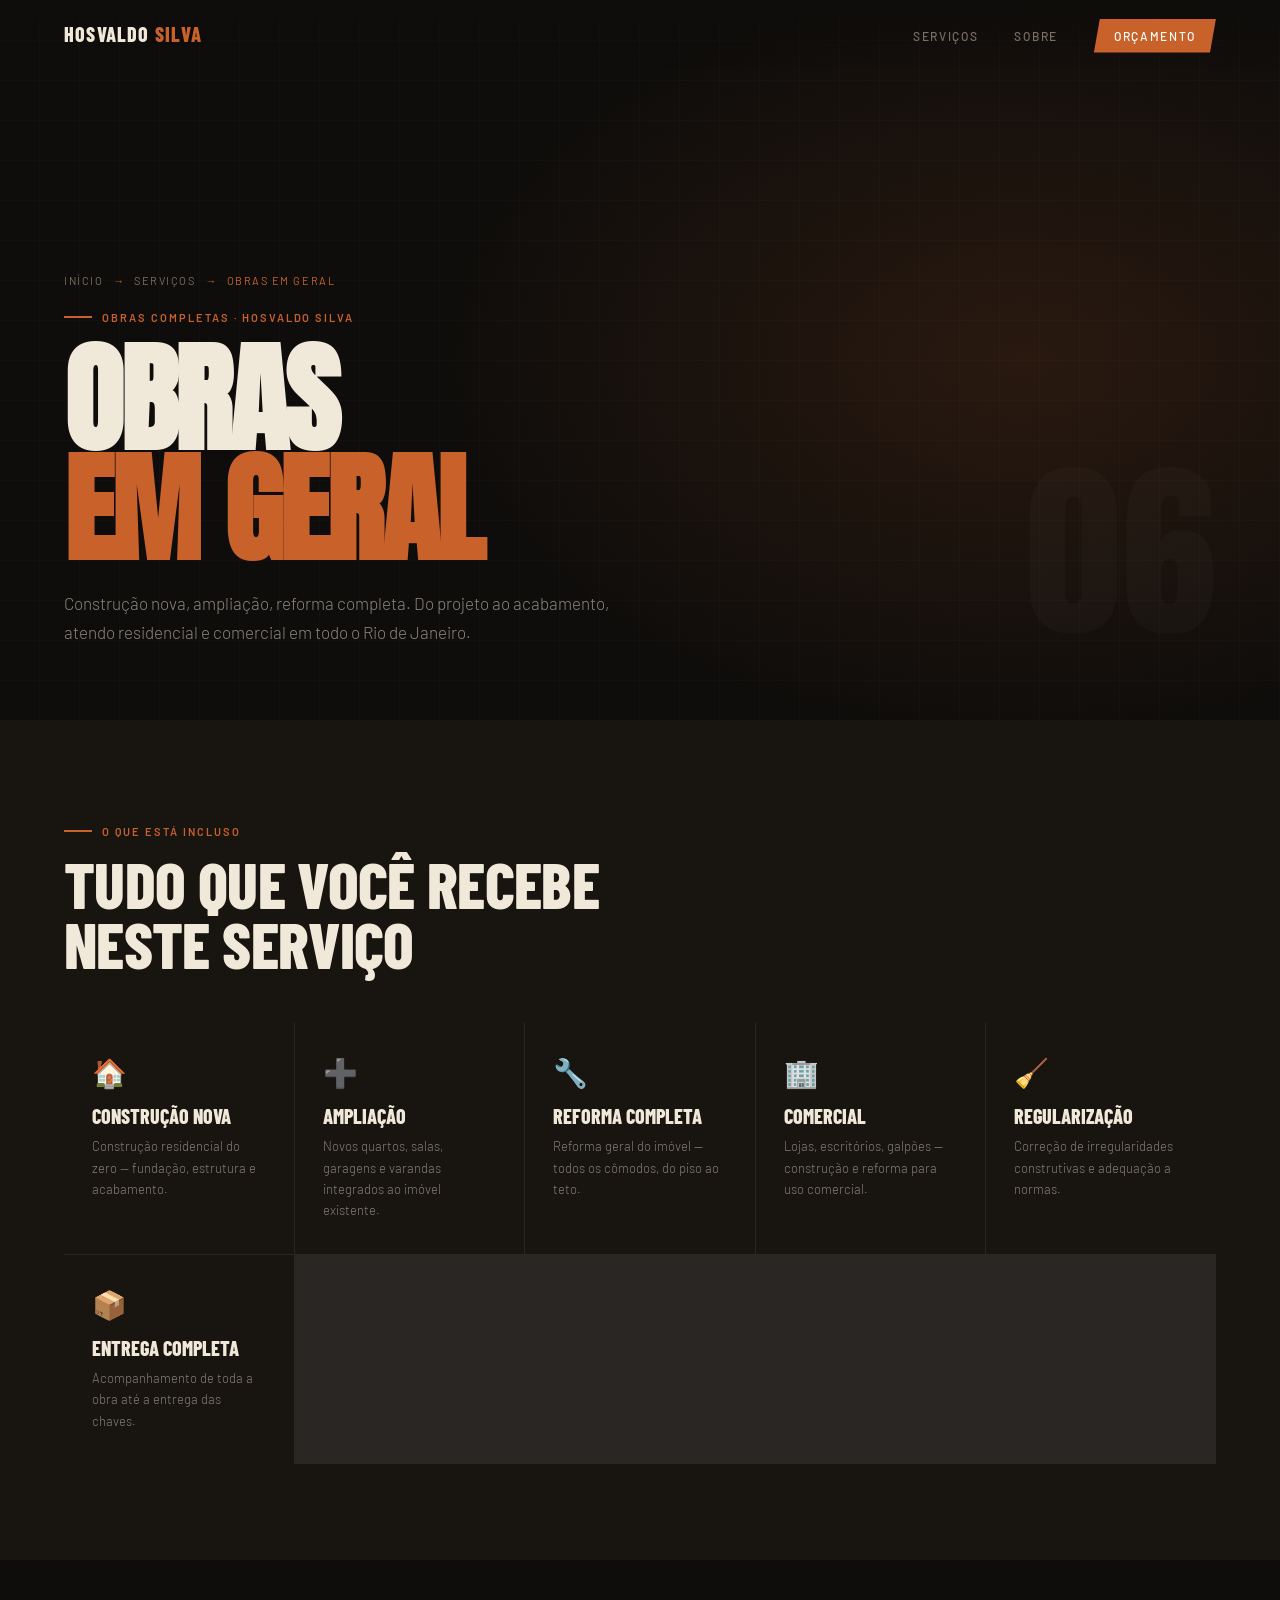
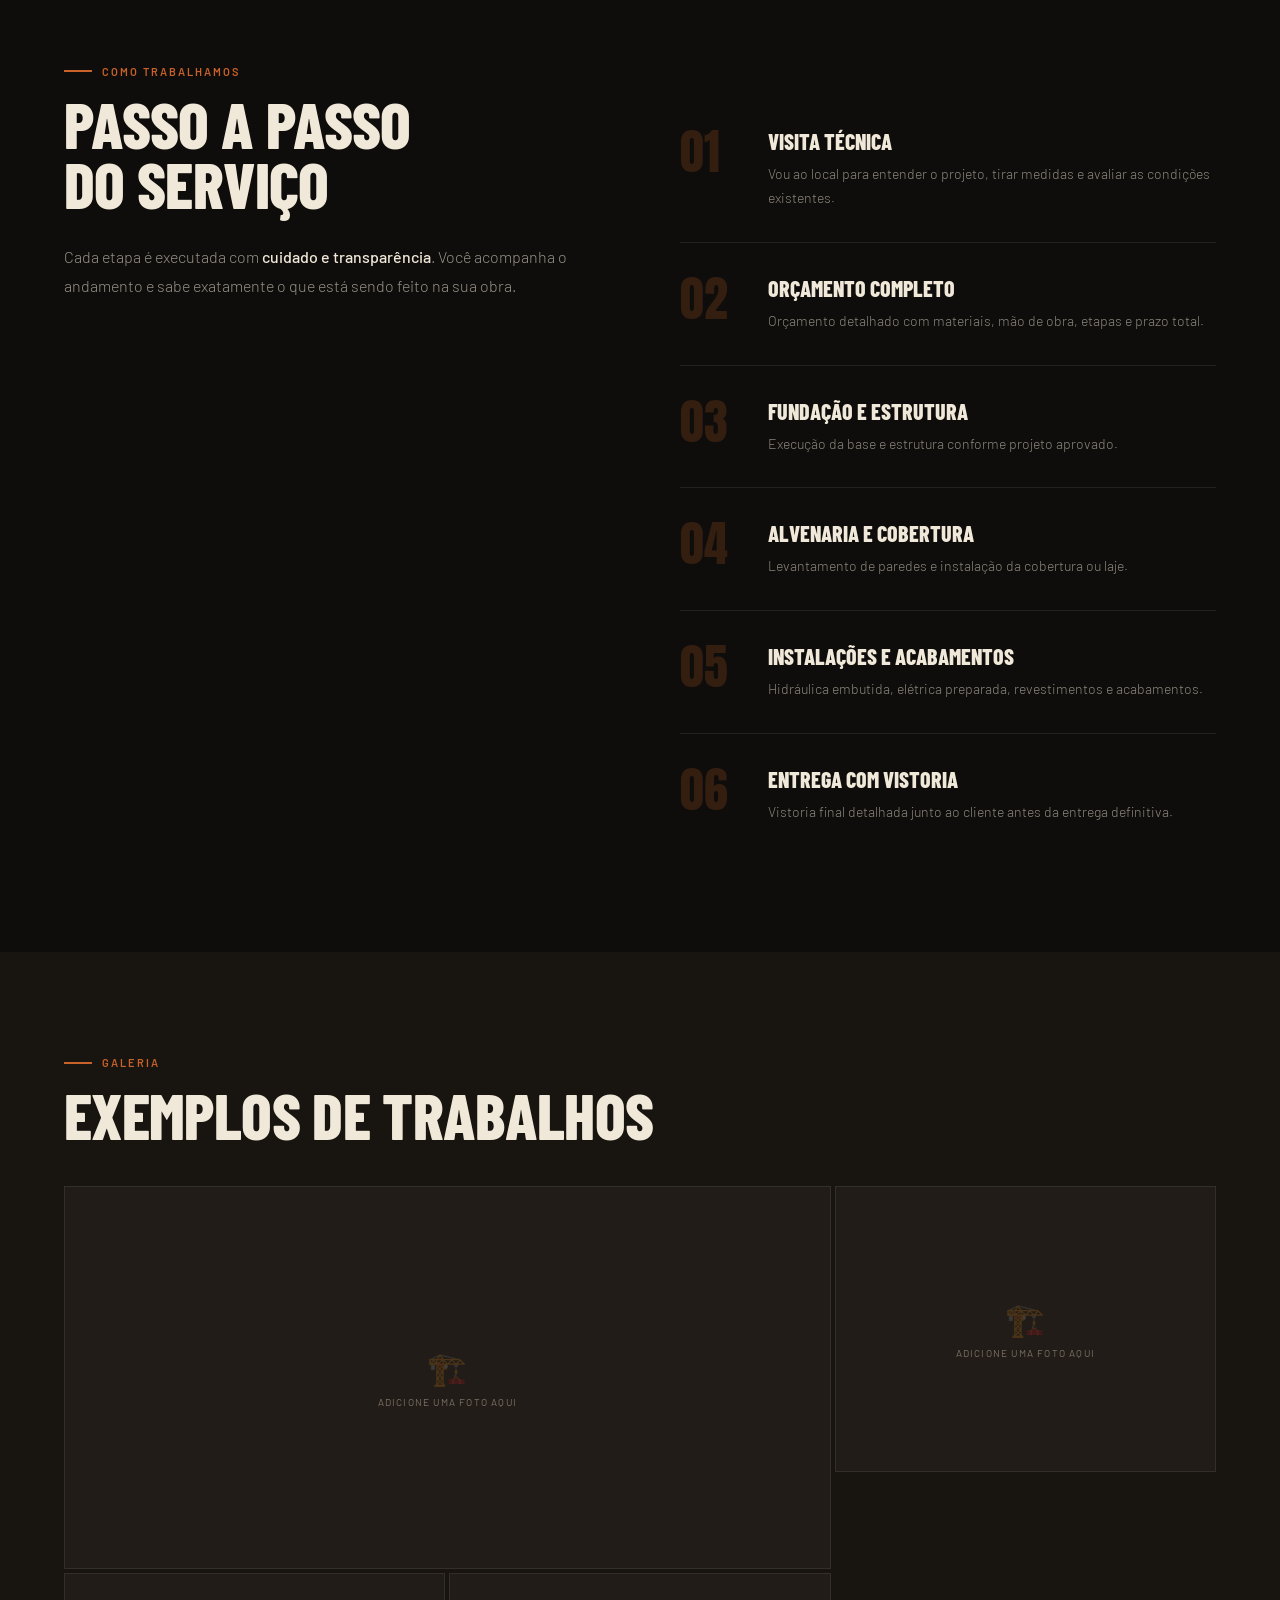
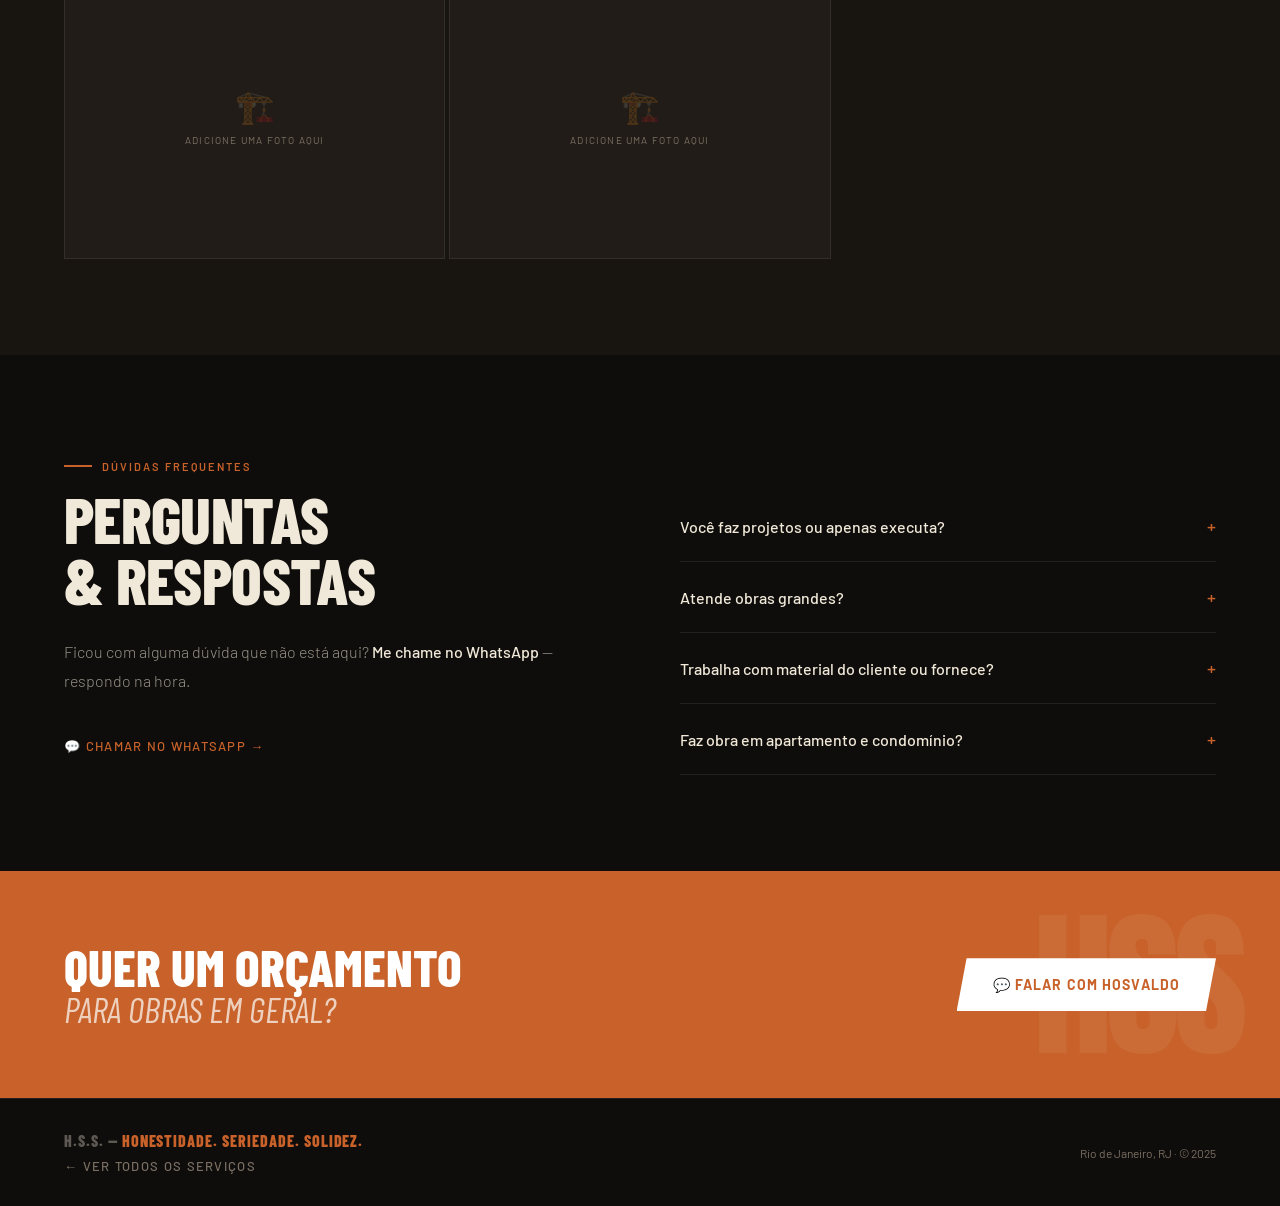
<file: srv-obras-geral.html>
<!DOCTYPE html>
<html lang="pt-BR">
<head>
<meta charset="UTF-8">
<meta name="viewport" content="width=device-width, initial-scale=1.0">
<title>H.S.S. — Honestidade. Seriedade. Solidez. | OBRAS EM GERAL</title>
<link href="https://fonts.googleapis.com/css2?family=Anton&family=Barlow:ital,wght@0,300;0,400;0,500;0,600;1,300&family=Barlow+Condensed:wght@700;800&display=swap" rel="stylesheet">
<link rel="stylesheet" href="services.css">
</head>
<body>

<nav id="nav">
  <a class="nav-brand" href="hosvaldo-pedreiro.html">Hosvaldo <span>Silva</span></a>
  <ul class="nav-links">
    <li><a href="hosvaldo-pedreiro.html#servicos">Serviços</a></li>
    <li><a href="hosvaldo-pedreiro.html#sobre">Sobre</a></li>
    <li><a href="hosvaldo-pedreiro.html#contato" class="nav-cta">Orçamento</a></li>
  </ul>
</nav>

<section class="page-hero">
  <div class="hero-bg" style="background:radial-gradient(ellipse 70% 80% at 80% 50%,rgba(200,98,42,0.14) 0%,transparent 65%),var(--bg);"></div>
  <div class="hero-grid-lines"></div>
  <div class="page-num">06</div>
  <div class="breadcrumb">
    <a href="hosvaldo-pedreiro.html">Início</a>
    <span class="breadcrumb-sep">→</span>
    <a href="hosvaldo-pedreiro.html#servicos">Serviços</a>
    <span class="breadcrumb-sep">→</span>
    <span class="breadcrumb-cur">OBRAS EM GERAL</span>
  </div>
  <div class="page-tag"><span>Obras Completas · Hosvaldo Silva</span></div>
  <h1 class="page-title">OBRAS<br><span class="accent">EM GERAL</span></h1>
  <p class="page-subtitle">Construção nova, ampliação, reforma completa. Do projeto ao acabamento, atendo residencial e comercial em todo o Rio de Janeiro.</p>
</section>

<section class="section section-dark">
  <div class="reveal">
    <p class="label">O que está incluso</p>
    <h2 class="big-title">Tudo que você recebe<br>neste serviço</h2>
  </div>
  <div class="includes-grid">
<div class="inc-item reveal"><span class="inc-icon">🏠</span><div class="inc-title">Construção Nova</div><p class="inc-desc">Construção residencial do zero — fundação, estrutura e acabamento.</p></div>
<div class="inc-item reveal"><span class="inc-icon">➕</span><div class="inc-title">Ampliação</div><p class="inc-desc">Novos quartos, salas, garagens e varandas integrados ao imóvel existente.</p></div>
<div class="inc-item reveal"><span class="inc-icon">🔧</span><div class="inc-title">Reforma Completa</div><p class="inc-desc">Reforma geral do imóvel — todos os cômodos, do piso ao teto.</p></div>
<div class="inc-item reveal"><span class="inc-icon">🏢</span><div class="inc-title">Comercial</div><p class="inc-desc">Lojas, escritórios, galpões — construção e reforma para uso comercial.</p></div>
<div class="inc-item reveal"><span class="inc-icon">🧹</span><div class="inc-title">Regularização</div><p class="inc-desc">Correção de irregularidades construtivas e adequação a normas.</p></div>
<div class="inc-item reveal"><span class="inc-icon">📦</span><div class="inc-title">Entrega Completa</div><p class="inc-desc">Acompanhamento de toda a obra até a entrega das chaves.</p></div>
  </div>
</section>

<section class="section">
  <div class="two-col">
    <div class="reveal">
      <p class="label">Como trabalhamos</p>
      <h2 class="big-title">Passo a passo<br>do serviço</h2>
      <p class="body-text">Cada etapa é executada com <strong>cuidado e transparência</strong>. Você acompanha o andamento e sabe exatamente o que está sendo feito na sua obra.</p>
    </div>
    <div class="steps-list">
<div class="step reveal"><div class="step-n">01</div><div class="step-content"><div class="step-title">Visita Técnica</div><p class="step-desc">Vou ao local para entender o projeto, tirar medidas e avaliar as condições existentes.</p></div></div>
<div class="step reveal"><div class="step-n">02</div><div class="step-content"><div class="step-title">Orçamento Completo</div><p class="step-desc">Orçamento detalhado com materiais, mão de obra, etapas e prazo total.</p></div></div>
<div class="step reveal"><div class="step-n">03</div><div class="step-content"><div class="step-title">Fundação e Estrutura</div><p class="step-desc">Execução da base e estrutura conforme projeto aprovado.</p></div></div>
<div class="step reveal"><div class="step-n">04</div><div class="step-content"><div class="step-title">Alvenaria e Cobertura</div><p class="step-desc">Levantamento de paredes e instalação da cobertura ou laje.</p></div></div>
<div class="step reveal"><div class="step-n">05</div><div class="step-content"><div class="step-title">Instalações e Acabamentos</div><p class="step-desc">Hidráulica embutida, elétrica preparada, revestimentos e acabamentos.</p></div></div>
<div class="step reveal"><div class="step-n">06</div><div class="step-content"><div class="step-title">Entrega com Vistoria</div><p class="step-desc">Vistoria final detalhada junto ao cliente antes da entrega definitiva.</p></div></div>
    </div>
  </div>
</section>

<section class="section section-dark">
  <div class="reveal">
    <p class="label">Galeria</p>
    <h2 class="big-title">Exemplos de trabalhos</h2>
  </div>
  <div class="gallery">
    <div class="gallery-item reveal"><span class="gallery-icon">🏗️</span><span class="gallery-label">Adicione uma foto aqui</span></div>
    <div class="gallery-item reveal"><span class="gallery-icon">🏗️</span><span class="gallery-label">Adicione uma foto aqui</span></div>
    <div class="gallery-item reveal"><span class="gallery-icon">🏗️</span><span class="gallery-label">Adicione uma foto aqui</span></div>
    <div class="gallery-item reveal"><span class="gallery-icon">🏗️</span><span class="gallery-label">Adicione uma foto aqui</span></div>
  </div>
</section>

<section class="section">
  <div class="two-col">
    <div class="reveal">
      <p class="label">Dúvidas frequentes</p>
      <h2 class="big-title">Perguntas<br>& respostas</h2>
      <p class="body-text" style="margin-top:16px">Ficou com alguma dúvida que não está aqui? <strong>Me chame no WhatsApp</strong> — respondo na hora.</p>
      <a href="https://wa.me/5521981238675" class="btn-back" style="margin-top:24px; color:var(--terra)">💬 Chamar no WhatsApp →</a>
    </div>
    <div class="faq-list reveal">
<div class="faq-item"><div class="faq-q" onclick="toggleFaq(this)">Você faz projetos ou apenas executa?<span class="faq-arrow">+</span></div><div class="faq-a">Executo a obra. Para projetos técnicos (planta, estrutural), posso indicar parceiros de confiança no RJ.</div></div>
<div class="faq-item"><div class="faq-q" onclick="toggleFaq(this)">Atende obras grandes?<span class="faq-arrow">+</span></div><div class="faq-a">Sim, atendo desde pequenas reformas até construções completas. Entre em contato para avaliarmos juntos.</div></div>
<div class="faq-item"><div class="faq-q" onclick="toggleFaq(this)">Trabalha com material do cliente ou fornece?<span class="faq-arrow">+</span></div><div class="faq-a">Das duas formas. Posso fornir o material com preço de mercado ou trabalhar com o material que o cliente já tem.</div></div>
<div class="faq-item"><div class="faq-q" onclick="toggleFaq(this)">Faz obra em apartamento e condomínio?<span class="faq-arrow">+</span></div><div class="faq-a">Sim, sempre respeitando as regras do condomínio, horários de obra e proteção das áreas comuns.</div></div>
    </div>
  </div>
</section>

<div class="cta-bar">
  <div class="cta-title">Quer um orçamento<br><em>para obras em geral?</em></div>
  <a href="https://wa.me/5521981238675?text=Ol%C3%A1%20Hosvaldo%2C%20quero%20um%20or%C3%A7amento%20de%20obras!" class="btn-main">💬 Falar com Hosvaldo</a>
</div>

<footer>
  <div>
    <div class="footer-brand">H.S.S. — <span>Honestidade. Seriedade. Solidez.</span></div>
    <a href="hosvaldo-pedreiro.html#servicos" class="btn-back" style="margin-top:8px; display:inline-flex;">← Ver todos os serviços</a>
  </div>
  <div class="footer-copy">Rio de Janeiro, RJ · © 2025</div>
</footer>
<script src="services.js"></script>
</body>
</html>
</file>
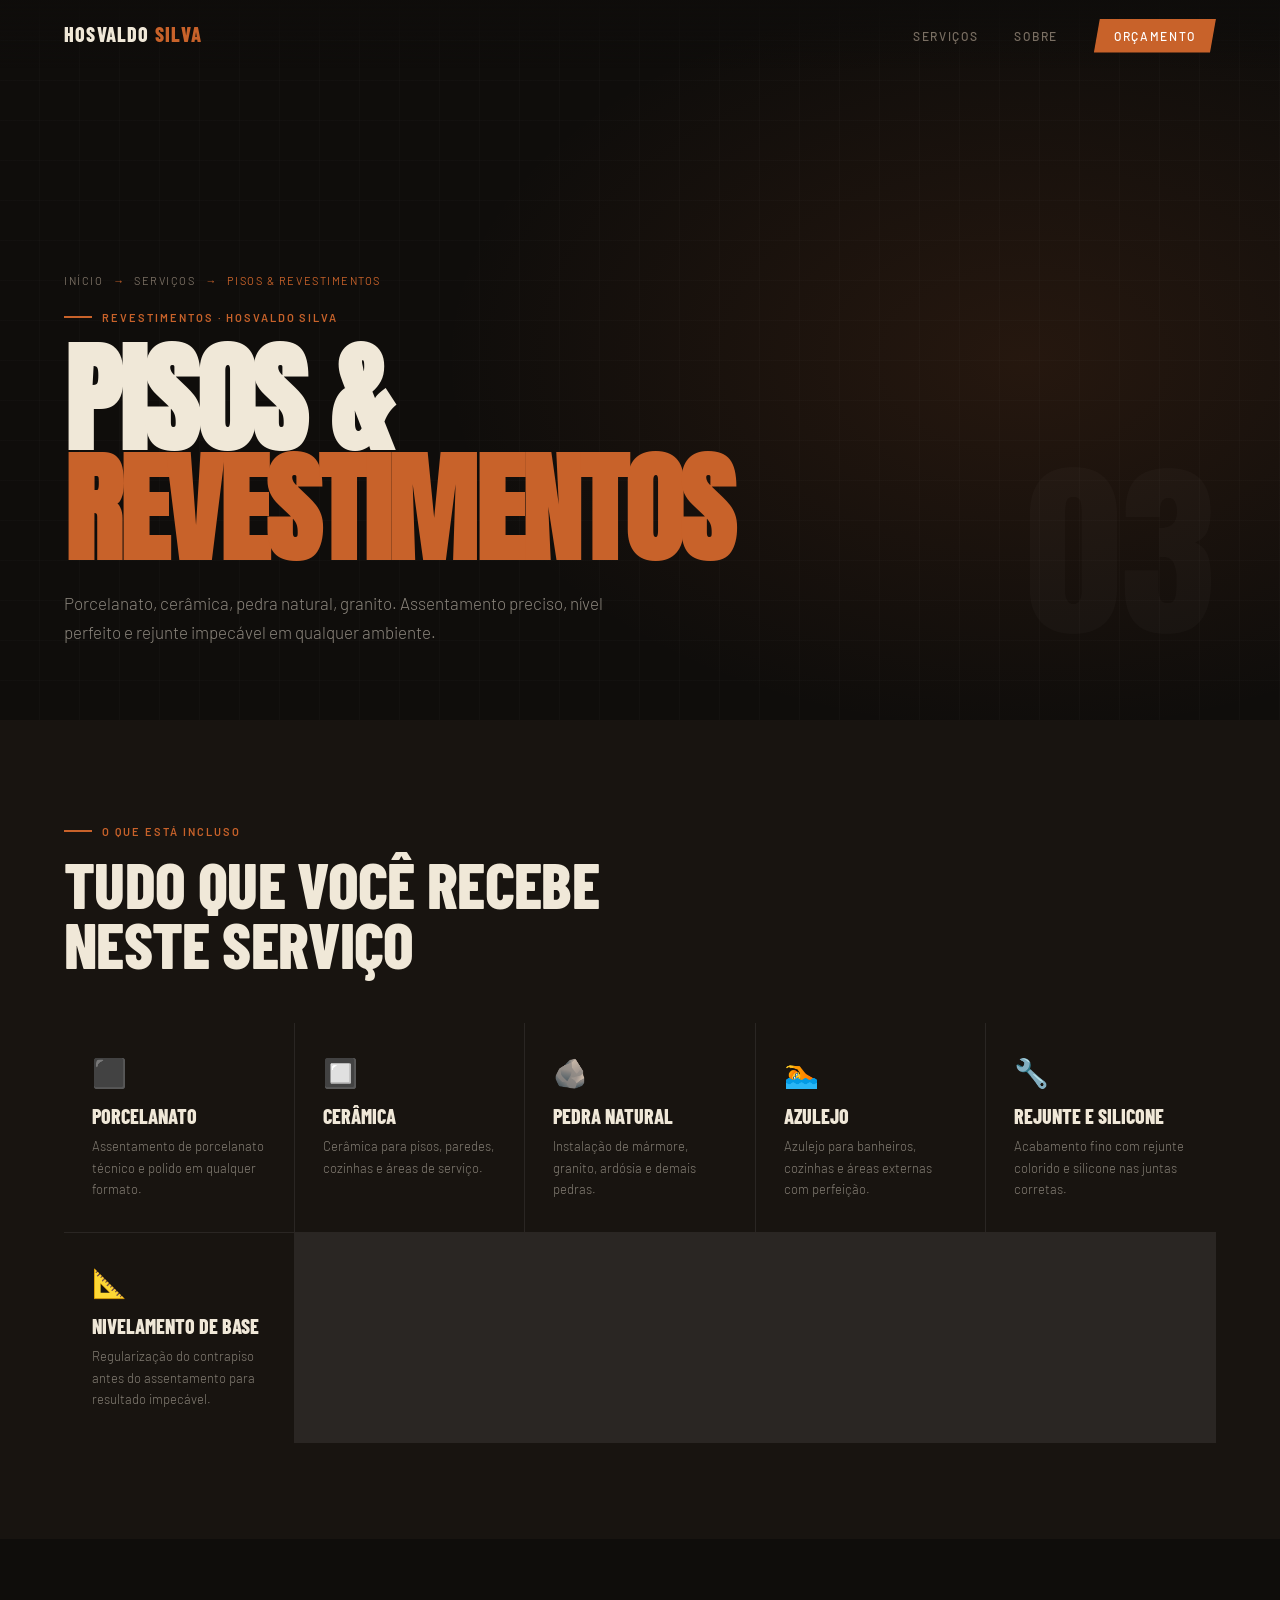
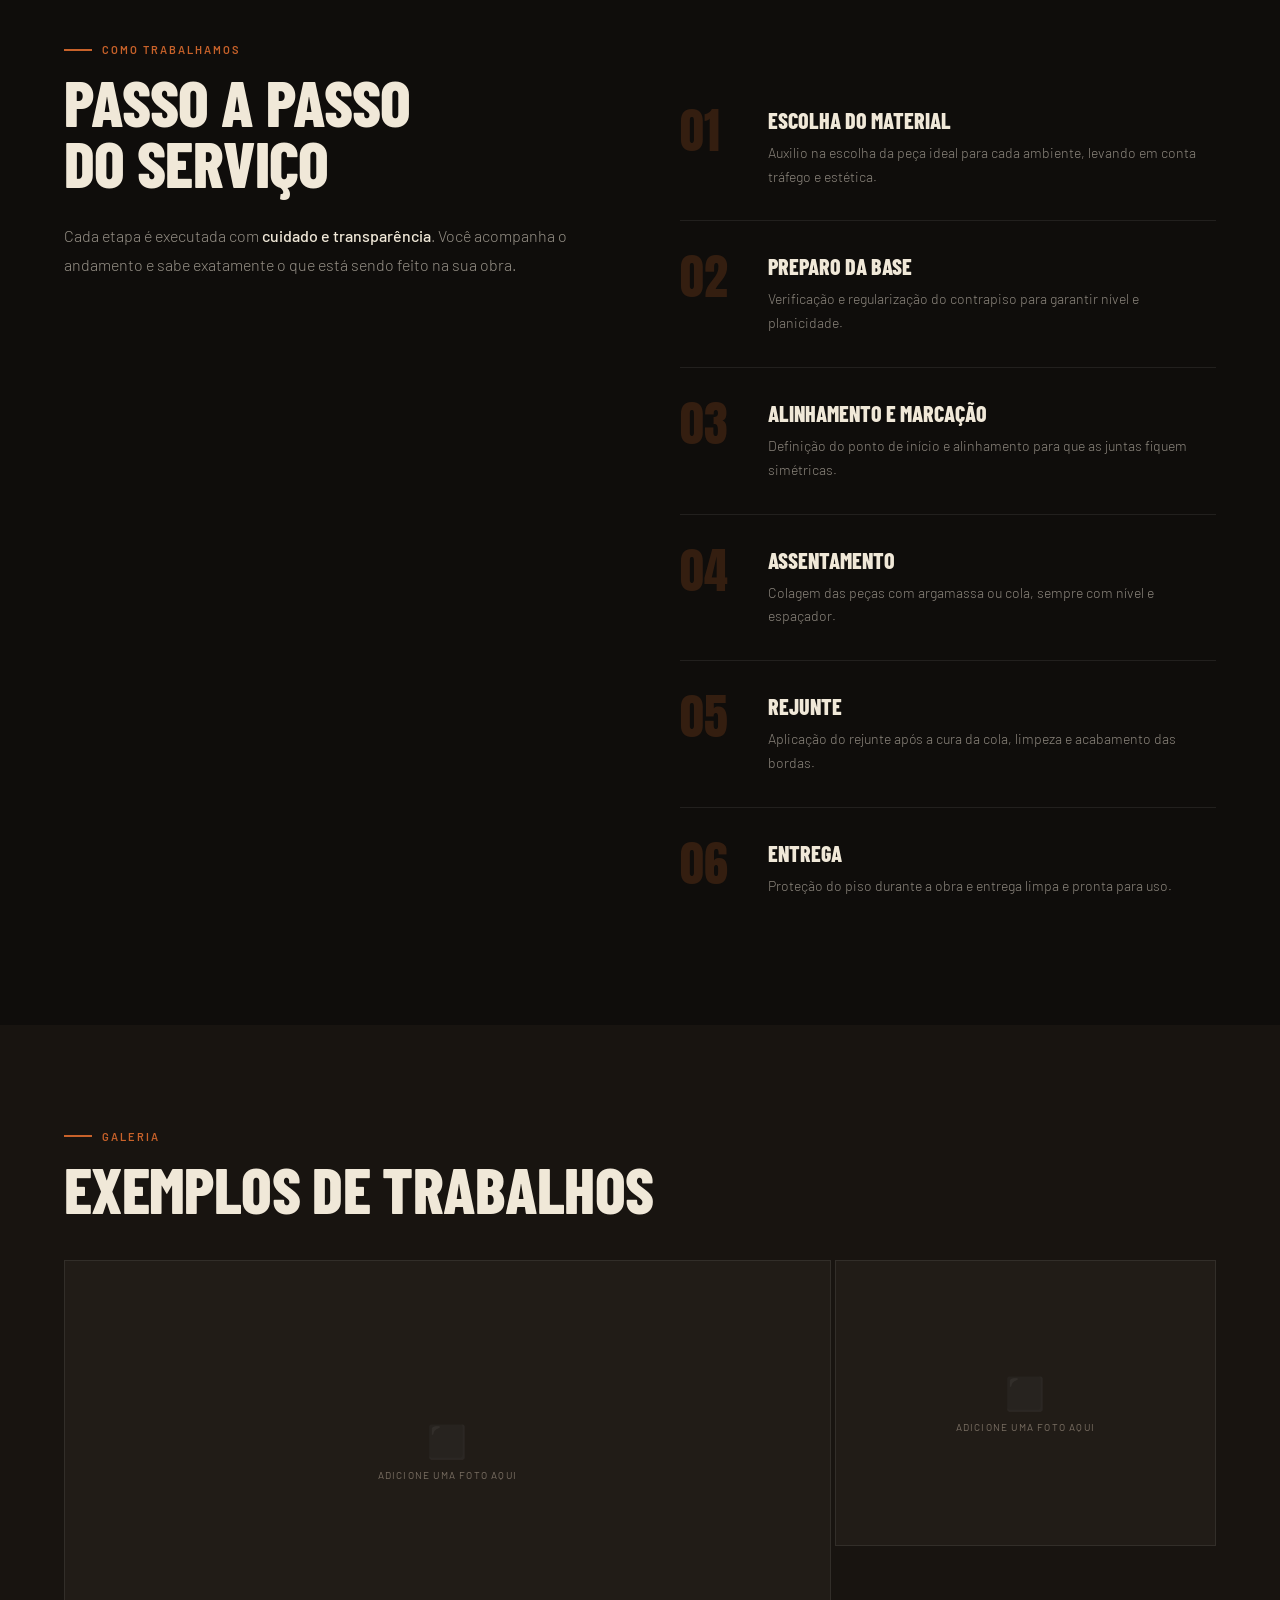
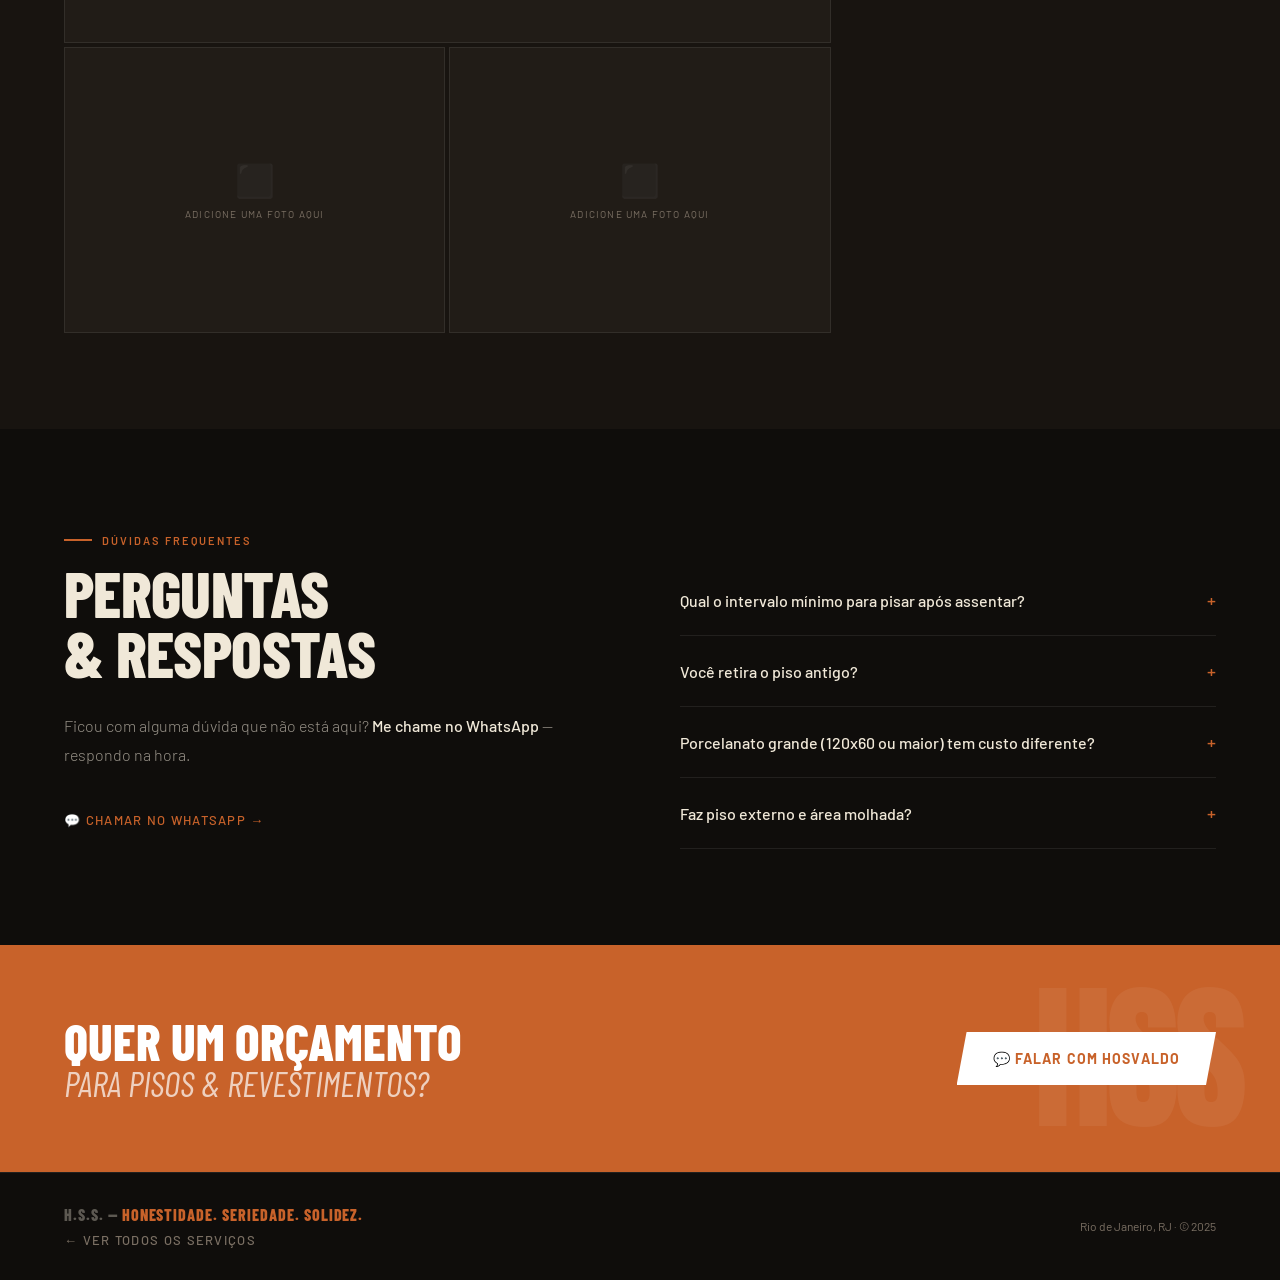
<file: srv-pisos-revestimentos.html>
<!DOCTYPE html>
<html lang="pt-BR">
<head>
<meta charset="UTF-8">
<meta name="viewport" content="width=device-width, initial-scale=1.0">
<title>H.S.S. — Honestidade. Seriedade. Solidez. | PISOS & REVESTIMENTOS</title>
<link href="https://fonts.googleapis.com/css2?family=Anton&family=Barlow:ital,wght@0,300;0,400;0,500;0,600;1,300&family=Barlow+Condensed:wght@700;800&display=swap" rel="stylesheet">
<link rel="stylesheet" href="services.css">
</head>
<body>

<nav id="nav">
  <a class="nav-brand" href="hosvaldo-pedreiro.html">Hosvaldo <span>Silva</span></a>
  <ul class="nav-links">
    <li><a href="hosvaldo-pedreiro.html#servicos">Serviços</a></li>
    <li><a href="hosvaldo-pedreiro.html#sobre">Sobre</a></li>
    <li><a href="hosvaldo-pedreiro.html#contato" class="nav-cta">Orçamento</a></li>
  </ul>
</nav>

<section class="page-hero">
  <div class="hero-bg" style="background:radial-gradient(ellipse 70% 80% at 80% 50%,rgba(200,98,42,0.12) 0%,transparent 65%),var(--bg);"></div>
  <div class="hero-grid-lines"></div>
  <div class="page-num">03</div>
  <div class="breadcrumb">
    <a href="hosvaldo-pedreiro.html">Início</a>
    <span class="breadcrumb-sep">→</span>
    <a href="hosvaldo-pedreiro.html#servicos">Serviços</a>
    <span class="breadcrumb-sep">→</span>
    <span class="breadcrumb-cur">PISOS & REVESTIMENTOS</span>
  </div>
  <div class="page-tag"><span>Revestimentos · Hosvaldo Silva</span></div>
  <h1 class="page-title">PISOS &<br><span class="accent">REVESTIMENTOS</span></h1>
  <p class="page-subtitle">Porcelanato, cerâmica, pedra natural, granito. Assentamento preciso, nível perfeito e rejunte impecável em qualquer ambiente.</p>
</section>

<section class="section section-dark">
  <div class="reveal">
    <p class="label">O que está incluso</p>
    <h2 class="big-title">Tudo que você recebe<br>neste serviço</h2>
  </div>
  <div class="includes-grid">
<div class="inc-item reveal"><span class="inc-icon">⬛</span><div class="inc-title">Porcelanato</div><p class="inc-desc">Assentamento de porcelanato técnico e polido em qualquer formato.</p></div>
<div class="inc-item reveal"><span class="inc-icon">🔲</span><div class="inc-title">Cerâmica</div><p class="inc-desc">Cerâmica para pisos, paredes, cozinhas e áreas de serviço.</p></div>
<div class="inc-item reveal"><span class="inc-icon">🪨</span><div class="inc-title">Pedra Natural</div><p class="inc-desc">Instalação de mármore, granito, ardósia e demais pedras.</p></div>
<div class="inc-item reveal"><span class="inc-icon">🏊</span><div class="inc-title">Azulejo</div><p class="inc-desc">Azulejo para banheiros, cozinhas e áreas externas com perfeição.</p></div>
<div class="inc-item reveal"><span class="inc-icon">🔧</span><div class="inc-title">Rejunte e Silicone</div><p class="inc-desc">Acabamento fino com rejunte colorido e silicone nas juntas corretas.</p></div>
<div class="inc-item reveal"><span class="inc-icon">📐</span><div class="inc-title">Nivelamento de Base</div><p class="inc-desc">Regularização do contrapiso antes do assentamento para resultado impecável.</p></div>
  </div>
</section>

<section class="section">
  <div class="two-col">
    <div class="reveal">
      <p class="label">Como trabalhamos</p>
      <h2 class="big-title">Passo a passo<br>do serviço</h2>
      <p class="body-text">Cada etapa é executada com <strong>cuidado e transparência</strong>. Você acompanha o andamento e sabe exatamente o que está sendo feito na sua obra.</p>
    </div>
    <div class="steps-list">
<div class="step reveal"><div class="step-n">01</div><div class="step-content"><div class="step-title">Escolha do Material</div><p class="step-desc">Auxilio na escolha da peça ideal para cada ambiente, levando em conta tráfego e estética.</p></div></div>
<div class="step reveal"><div class="step-n">02</div><div class="step-content"><div class="step-title">Preparo da Base</div><p class="step-desc">Verificação e regularização do contrapiso para garantir nível e planicidade.</p></div></div>
<div class="step reveal"><div class="step-n">03</div><div class="step-content"><div class="step-title">Alinhamento e Marcação</div><p class="step-desc">Definição do ponto de início e alinhamento para que as juntas fiquem simétricas.</p></div></div>
<div class="step reveal"><div class="step-n">04</div><div class="step-content"><div class="step-title">Assentamento</div><p class="step-desc">Colagem das peças com argamassa ou cola, sempre com nível e espaçador.</p></div></div>
<div class="step reveal"><div class="step-n">05</div><div class="step-content"><div class="step-title">Rejunte</div><p class="step-desc">Aplicação do rejunte após a cura da cola, limpeza e acabamento das bordas.</p></div></div>
<div class="step reveal"><div class="step-n">06</div><div class="step-content"><div class="step-title">Entrega</div><p class="step-desc">Proteção do piso durante a obra e entrega limpa e pronta para uso.</p></div></div>
    </div>
  </div>
</section>

<section class="section section-dark">
  <div class="reveal">
    <p class="label">Galeria</p>
    <h2 class="big-title">Exemplos de trabalhos</h2>
  </div>
  <div class="gallery">
    <div class="gallery-item reveal"><span class="gallery-icon">⬛</span><span class="gallery-label">Adicione uma foto aqui</span></div>
    <div class="gallery-item reveal"><span class="gallery-icon">⬛</span><span class="gallery-label">Adicione uma foto aqui</span></div>
    <div class="gallery-item reveal"><span class="gallery-icon">⬛</span><span class="gallery-label">Adicione uma foto aqui</span></div>
    <div class="gallery-item reveal"><span class="gallery-icon">⬛</span><span class="gallery-label">Adicione uma foto aqui</span></div>
  </div>
</section>

<section class="section">
  <div class="two-col">
    <div class="reveal">
      <p class="label">Dúvidas frequentes</p>
      <h2 class="big-title">Perguntas<br>& respostas</h2>
      <p class="body-text" style="margin-top:16px">Ficou com alguma dúvida que não está aqui? <strong>Me chame no WhatsApp</strong> — respondo na hora.</p>
      <a href="https://wa.me/5521981238675" class="btn-back" style="margin-top:24px; color:var(--terra)">💬 Chamar no WhatsApp →</a>
    </div>
    <div class="faq-list reveal">
<div class="faq-item"><div class="faq-q" onclick="toggleFaq(this)">Qual o intervalo mínimo para pisar após assentar?<span class="faq-arrow">+</span></div><div class="faq-a">Em geral 24 horas para tráfego leve. Para uso normal, recomendo aguardar 72 horas após o rejunte.</div></div>
<div class="faq-item"><div class="faq-q" onclick="toggleFaq(this)">Você retira o piso antigo?<span class="faq-arrow">+</span></div><div class="faq-a">Sim, faço a retirada do piso existente antes do novo assentamento, com descarte correto do entulho.</div></div>
<div class="faq-item"><div class="faq-q" onclick="toggleFaq(this)">Porcelanato grande (120x60 ou maior) tem custo diferente?<span class="faq-arrow">+</span></div><div class="faq-a">Sim, peças grandes exigem mais cuidado, cola especial e mão de obra mais demorada. Passo no orçamento.</div></div>
<div class="faq-item"><div class="faq-q" onclick="toggleFaq(this)">Faz piso externo e área molhada?<span class="faq-arrow">+</span></div><div class="faq-a">Sim, com peça antiderrapante adequada e impermeabilização prévia quando necessário.</div></div>
    </div>
  </div>
</section>

<div class="cta-bar">
  <div class="cta-title">Quer um orçamento<br><em>para pisos & revestimentos?</em></div>
  <a href="https://wa.me/5521981238675?text=Ol%C3%A1%20Hosvaldo%2C%20quero%20um%20or%C3%A7amento%20de%20pisos &!" class="btn-main">💬 Falar com Hosvaldo</a>
</div>

<footer>
  <div>
    <div class="footer-brand">H.S.S. — <span>Honestidade. Seriedade. Solidez.</span></div>
    <a href="hosvaldo-pedreiro.html#servicos" class="btn-back" style="margin-top:8px; display:inline-flex;">← Ver todos os serviços</a>
  </div>
  <div class="footer-copy">Rio de Janeiro, RJ · © 2025</div>
</footer>
<script src="services.js"></script>
</body>
</html>
</file>
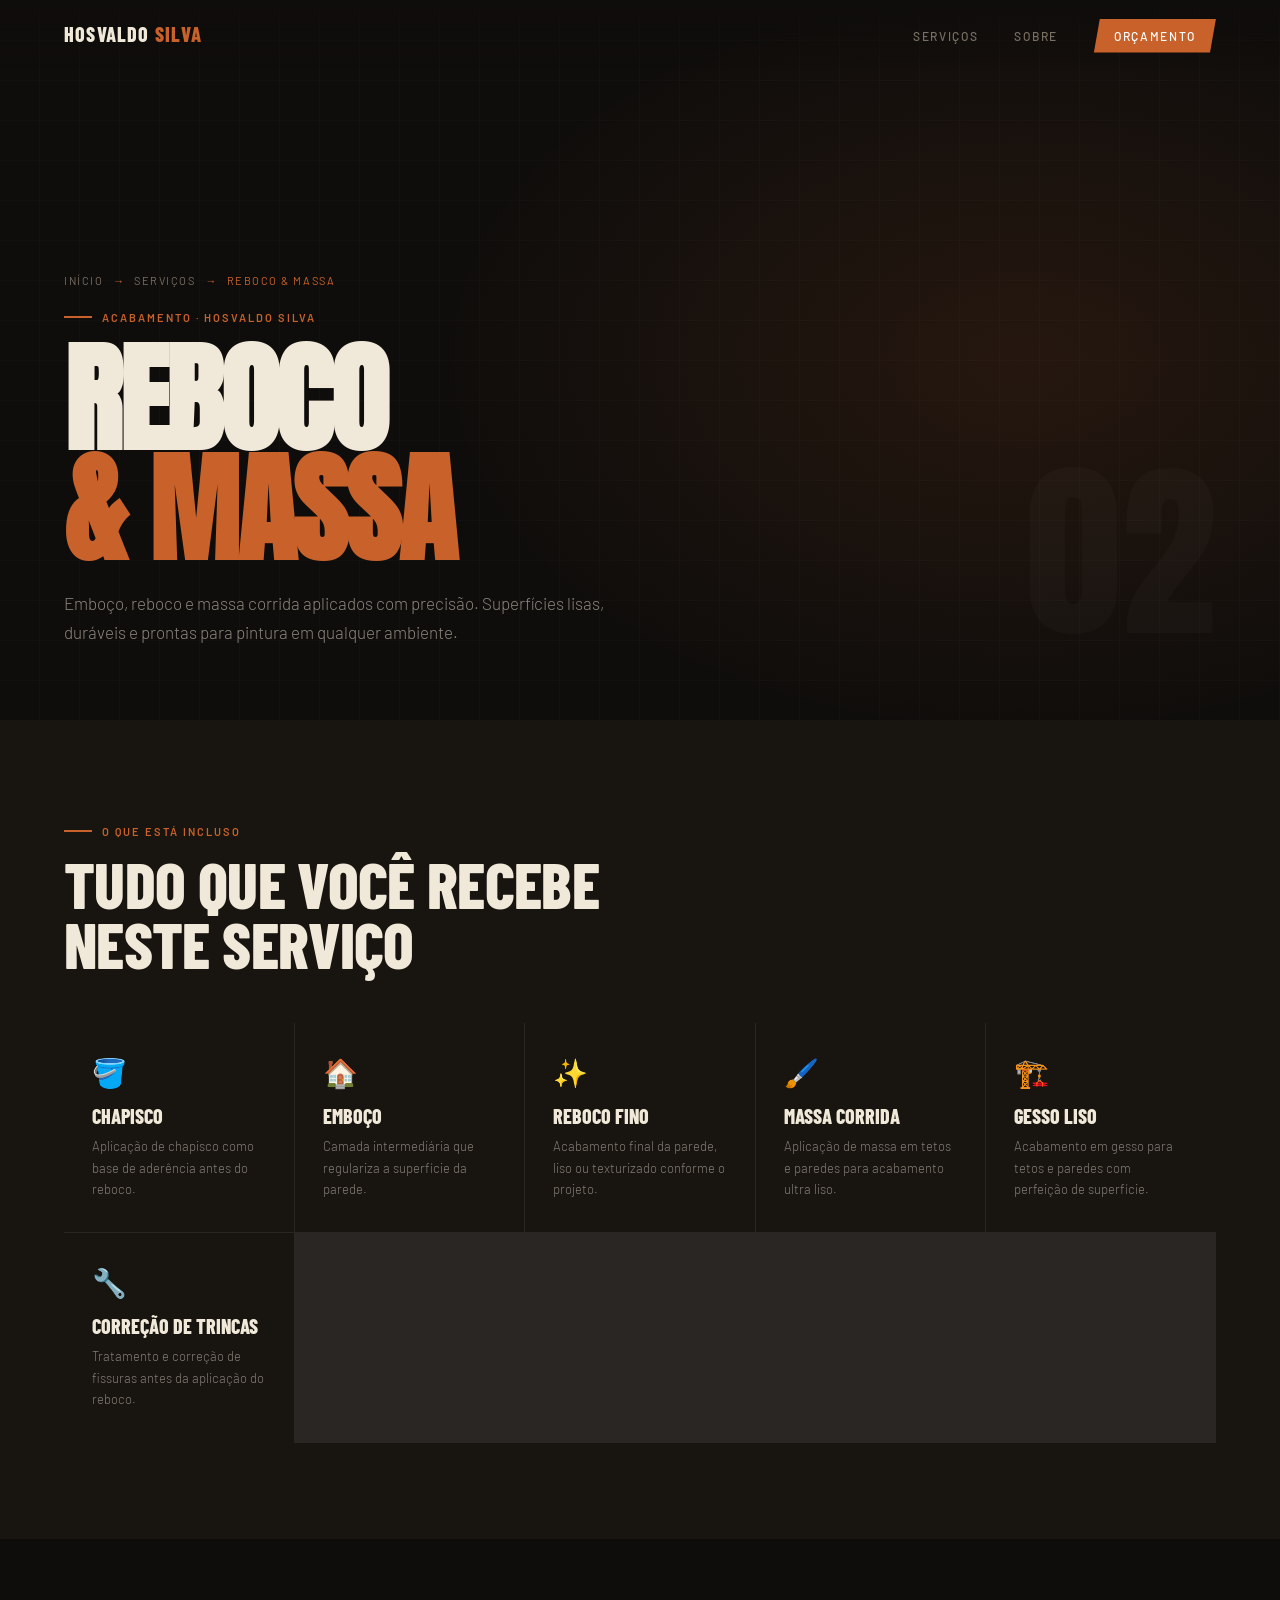
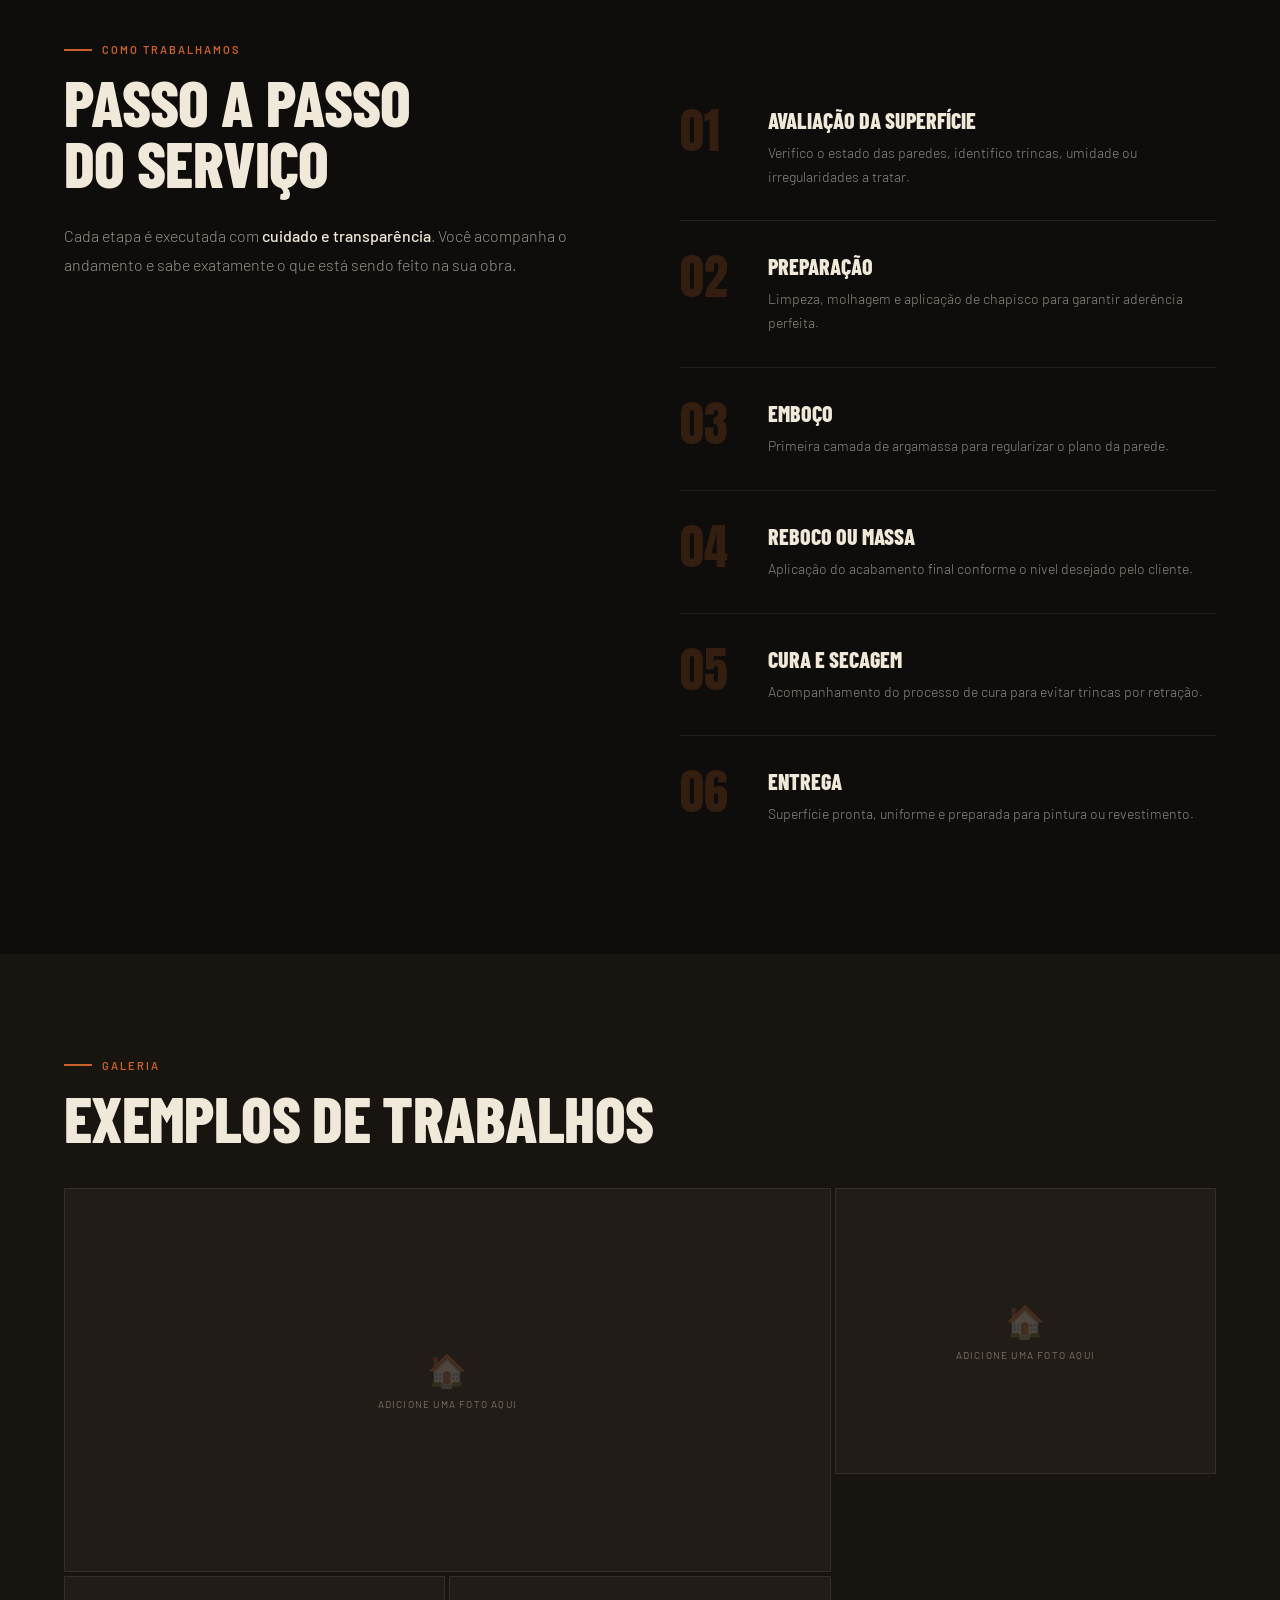
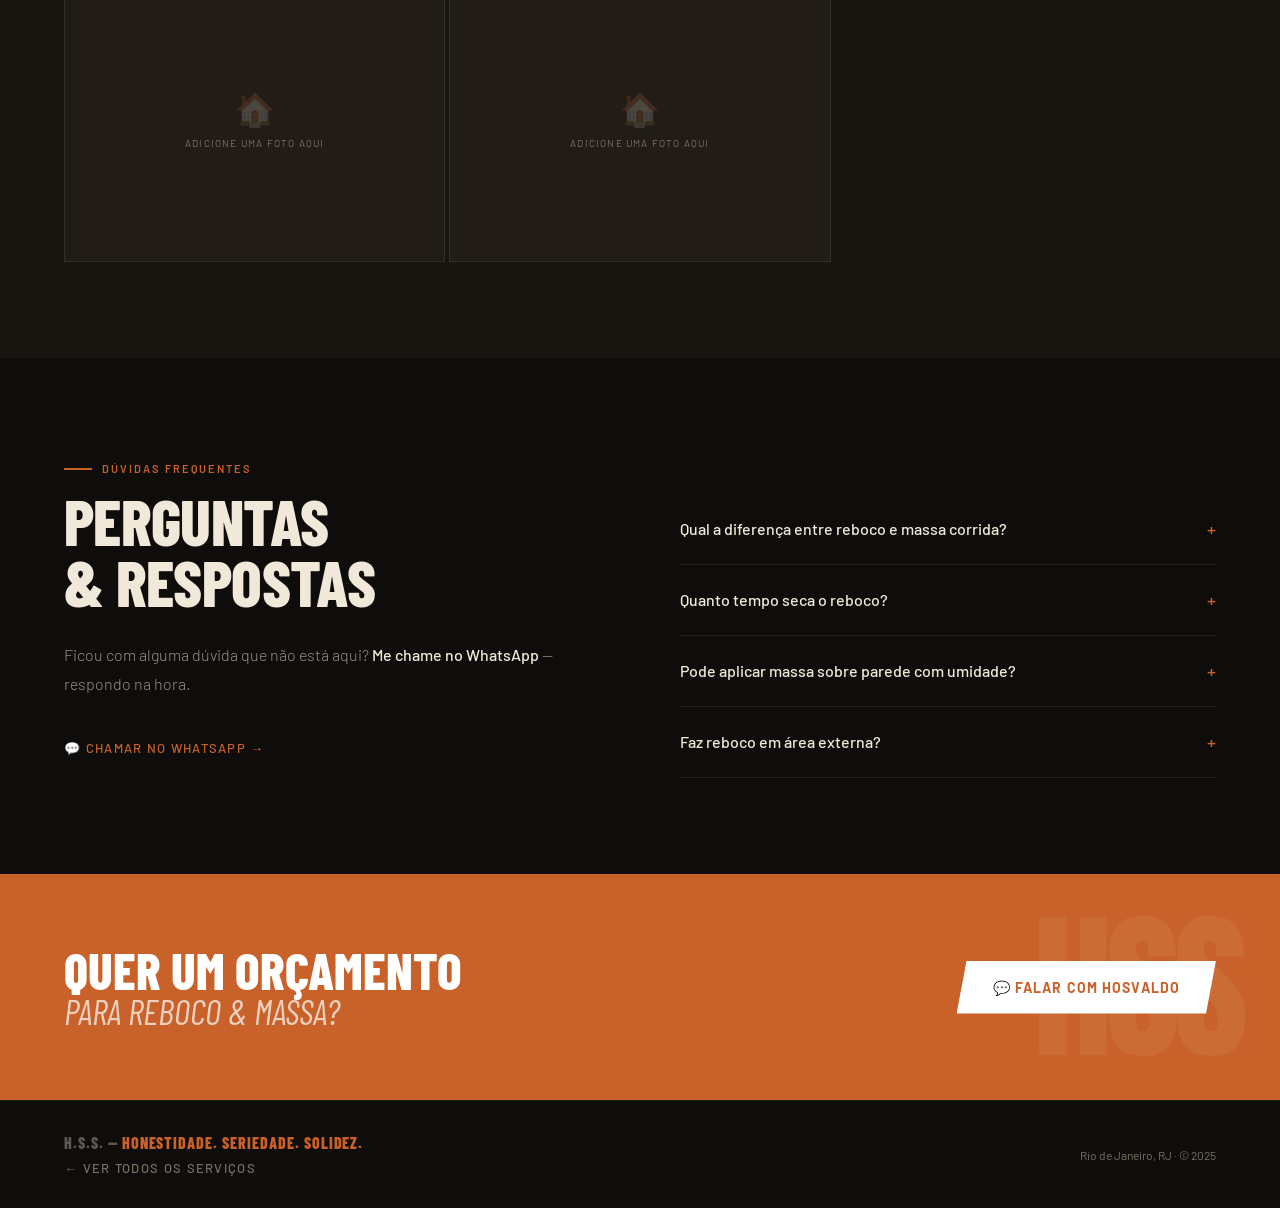
<file: srv-reboco-massa.html>
<!DOCTYPE html>
<html lang="pt-BR">
<head>
<meta charset="UTF-8">
<meta name="viewport" content="width=device-width, initial-scale=1.0">
<title>H.S.S. — Honestidade. Seriedade. Solidez. | REBOCO & MASSA</title>
<link href="https://fonts.googleapis.com/css2?family=Anton&family=Barlow:ital,wght@0,300;0,400;0,500;0,600;1,300&family=Barlow+Condensed:wght@700;800&display=swap" rel="stylesheet">
<link rel="stylesheet" href="services.css">
</head>
<body>

<nav id="nav">
  <a class="nav-brand" href="hosvaldo-pedreiro.html">Hosvaldo <span>Silva</span></a>
  <ul class="nav-links">
    <li><a href="hosvaldo-pedreiro.html#servicos">Serviços</a></li>
    <li><a href="hosvaldo-pedreiro.html#sobre">Sobre</a></li>
    <li><a href="hosvaldo-pedreiro.html#contato" class="nav-cta">Orçamento</a></li>
  </ul>
</nav>

<section class="page-hero">
  <div class="hero-bg" style="background:radial-gradient(ellipse 70% 80% at 80% 50%,rgba(200,98,42,0.12) 0%,transparent 65%),var(--bg);"></div>
  <div class="hero-grid-lines"></div>
  <div class="page-num">02</div>
  <div class="breadcrumb">
    <a href="hosvaldo-pedreiro.html">Início</a>
    <span class="breadcrumb-sep">→</span>
    <a href="hosvaldo-pedreiro.html#servicos">Serviços</a>
    <span class="breadcrumb-sep">→</span>
    <span class="breadcrumb-cur">REBOCO & MASSA</span>
  </div>
  <div class="page-tag"><span>Acabamento · Hosvaldo Silva</span></div>
  <h1 class="page-title">REBOCO<br><span class="accent">& MASSA</span></h1>
  <p class="page-subtitle">Emboço, reboco e massa corrida aplicados com precisão. Superfícies lisas, duráveis e prontas para pintura em qualquer ambiente.</p>
</section>

<section class="section section-dark">
  <div class="reveal">
    <p class="label">O que está incluso</p>
    <h2 class="big-title">Tudo que você recebe<br>neste serviço</h2>
  </div>
  <div class="includes-grid">
<div class="inc-item reveal"><span class="inc-icon">🪣</span><div class="inc-title">Chapisco</div><p class="inc-desc">Aplicação de chapisco como base de aderência antes do reboco.</p></div>
<div class="inc-item reveal"><span class="inc-icon">🏠</span><div class="inc-title">Emboço</div><p class="inc-desc">Camada intermediária que regulariza a superfície da parede.</p></div>
<div class="inc-item reveal"><span class="inc-icon">✨</span><div class="inc-title">Reboco Fino</div><p class="inc-desc">Acabamento final da parede, liso ou texturizado conforme o projeto.</p></div>
<div class="inc-item reveal"><span class="inc-icon">🖌️</span><div class="inc-title">Massa Corrida</div><p class="inc-desc">Aplicação de massa em tetos e paredes para acabamento ultra liso.</p></div>
<div class="inc-item reveal"><span class="inc-icon">🏗️</span><div class="inc-title">Gesso Liso</div><p class="inc-desc">Acabamento em gesso para tetos e paredes com perfeição de superfície.</p></div>
<div class="inc-item reveal"><span class="inc-icon">🔧</span><div class="inc-title">Correção de Trincas</div><p class="inc-desc">Tratamento e correção de fissuras antes da aplicação do reboco.</p></div>
  </div>
</section>

<section class="section">
  <div class="two-col">
    <div class="reveal">
      <p class="label">Como trabalhamos</p>
      <h2 class="big-title">Passo a passo<br>do serviço</h2>
      <p class="body-text">Cada etapa é executada com <strong>cuidado e transparência</strong>. Você acompanha o andamento e sabe exatamente o que está sendo feito na sua obra.</p>
    </div>
    <div class="steps-list">
<div class="step reveal"><div class="step-n">01</div><div class="step-content"><div class="step-title">Avaliação da Superfície</div><p class="step-desc">Verifico o estado das paredes, identifico trincas, umidade ou irregularidades a tratar.</p></div></div>
<div class="step reveal"><div class="step-n">02</div><div class="step-content"><div class="step-title">Preparação</div><p class="step-desc">Limpeza, molhagem e aplicação de chapisco para garantir aderência perfeita.</p></div></div>
<div class="step reveal"><div class="step-n">03</div><div class="step-content"><div class="step-title">Emboço</div><p class="step-desc">Primeira camada de argamassa para regularizar o plano da parede.</p></div></div>
<div class="step reveal"><div class="step-n">04</div><div class="step-content"><div class="step-title">Reboco ou Massa</div><p class="step-desc">Aplicação do acabamento final conforme o nível desejado pelo cliente.</p></div></div>
<div class="step reveal"><div class="step-n">05</div><div class="step-content"><div class="step-title">Cura e Secagem</div><p class="step-desc">Acompanhamento do processo de cura para evitar trincas por retração.</p></div></div>
<div class="step reveal"><div class="step-n">06</div><div class="step-content"><div class="step-title">Entrega</div><p class="step-desc">Superfície pronta, uniforme e preparada para pintura ou revestimento.</p></div></div>
    </div>
  </div>
</section>

<section class="section section-dark">
  <div class="reveal">
    <p class="label">Galeria</p>
    <h2 class="big-title">Exemplos de trabalhos</h2>
  </div>
  <div class="gallery">
    <div class="gallery-item reveal"><span class="gallery-icon">🏠</span><span class="gallery-label">Adicione uma foto aqui</span></div>
    <div class="gallery-item reveal"><span class="gallery-icon">🏠</span><span class="gallery-label">Adicione uma foto aqui</span></div>
    <div class="gallery-item reveal"><span class="gallery-icon">🏠</span><span class="gallery-label">Adicione uma foto aqui</span></div>
    <div class="gallery-item reveal"><span class="gallery-icon">🏠</span><span class="gallery-label">Adicione uma foto aqui</span></div>
  </div>
</section>

<section class="section">
  <div class="two-col">
    <div class="reveal">
      <p class="label">Dúvidas frequentes</p>
      <h2 class="big-title">Perguntas<br>& respostas</h2>
      <p class="body-text" style="margin-top:16px">Ficou com alguma dúvida que não está aqui? <strong>Me chame no WhatsApp</strong> — respondo na hora.</p>
      <a href="https://wa.me/5521981238675" class="btn-back" style="margin-top:24px; color:var(--terra)">💬 Chamar no WhatsApp →</a>
    </div>
    <div class="faq-list reveal">
<div class="faq-item"><div class="faq-q" onclick="toggleFaq(this)">Qual a diferença entre reboco e massa corrida?<span class="faq-arrow">+</span></div><div class="faq-a">Reboco é argamassa aplicada em paredes externas ou como regularização. Massa corrida é o acabamento final, mais fino, para pintura interna.</div></div>
<div class="faq-item"><div class="faq-q" onclick="toggleFaq(this)">Quanto tempo seca o reboco?<span class="faq-arrow">+</span></div><div class="faq-a">O emboço leva de 7 a 14 dias para curar. A massa corrida seca em 24 a 48h dependendo da ventilação e umidade.</div></div>
<div class="faq-item"><div class="faq-q" onclick="toggleFaq(this)">Pode aplicar massa sobre parede com umidade?<span class="faq-arrow">+</span></div><div class="faq-a">Não é recomendado. Antes de qualquer acabamento, o problema de umidade precisa ser resolvido. Consigo avaliar e indicar a solução.</div></div>
<div class="faq-item"><div class="faq-q" onclick="toggleFaq(this)">Faz reboco em área externa?<span class="faq-arrow">+</span></div><div class="faq-a">Sim, com argamassa adequada para área externa e impermeabilizante quando necessário.</div></div>
    </div>
  </div>
</section>

<div class="cta-bar">
  <div class="cta-title">Quer um orçamento<br><em>para reboco & massa?</em></div>
  <a href="https://wa.me/5521981238675?text=Ol%C3%A1%20Hosvaldo%2C%20quero%20um%20or%C3%A7amento%20de%20reboco!" class="btn-main">💬 Falar com Hosvaldo</a>
</div>

<footer>
  <div>
    <div class="footer-brand">H.S.S. — <span>Honestidade. Seriedade. Solidez.</span></div>
    <a href="hosvaldo-pedreiro.html#servicos" class="btn-back" style="margin-top:8px; display:inline-flex;">← Ver todos os serviços</a>
  </div>
  <div class="footer-copy">Rio de Janeiro, RJ · © 2025</div>
</footer>
<script src="services.js"></script>
</body>
</html>
</file>
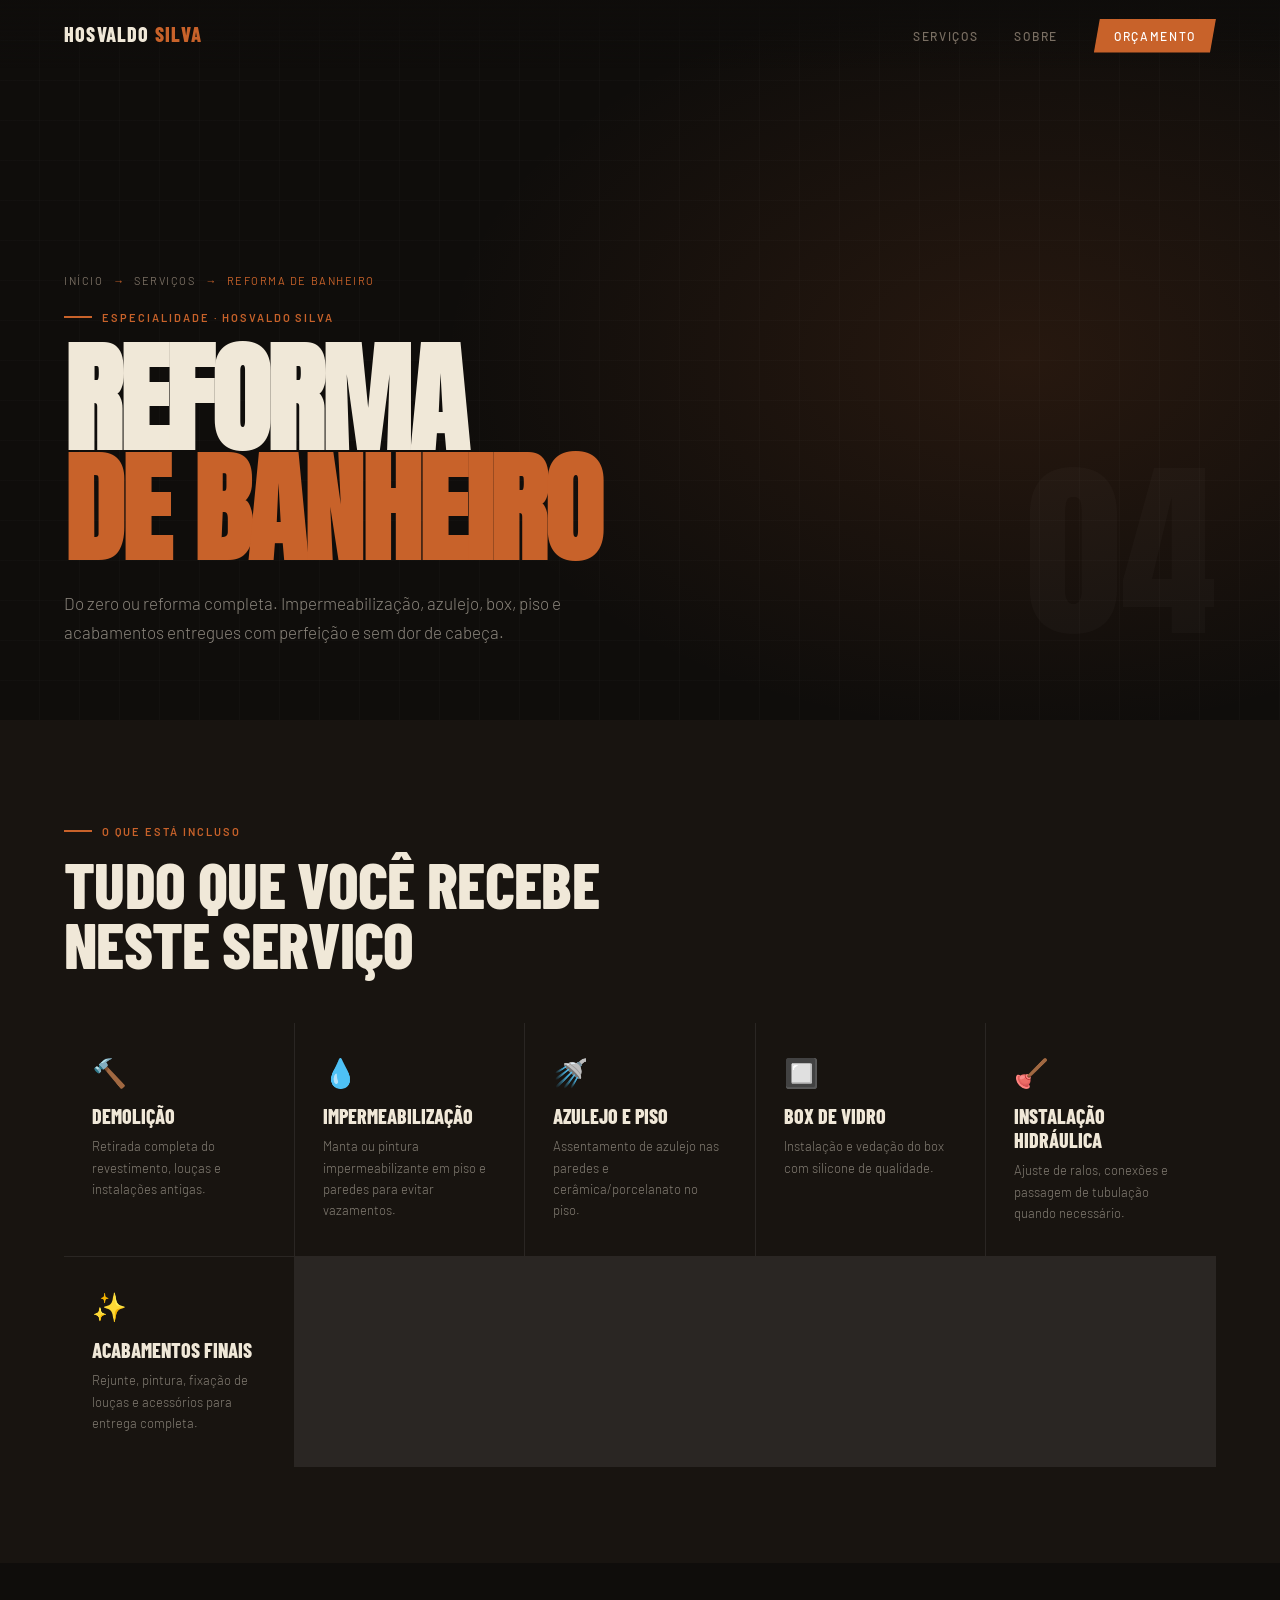
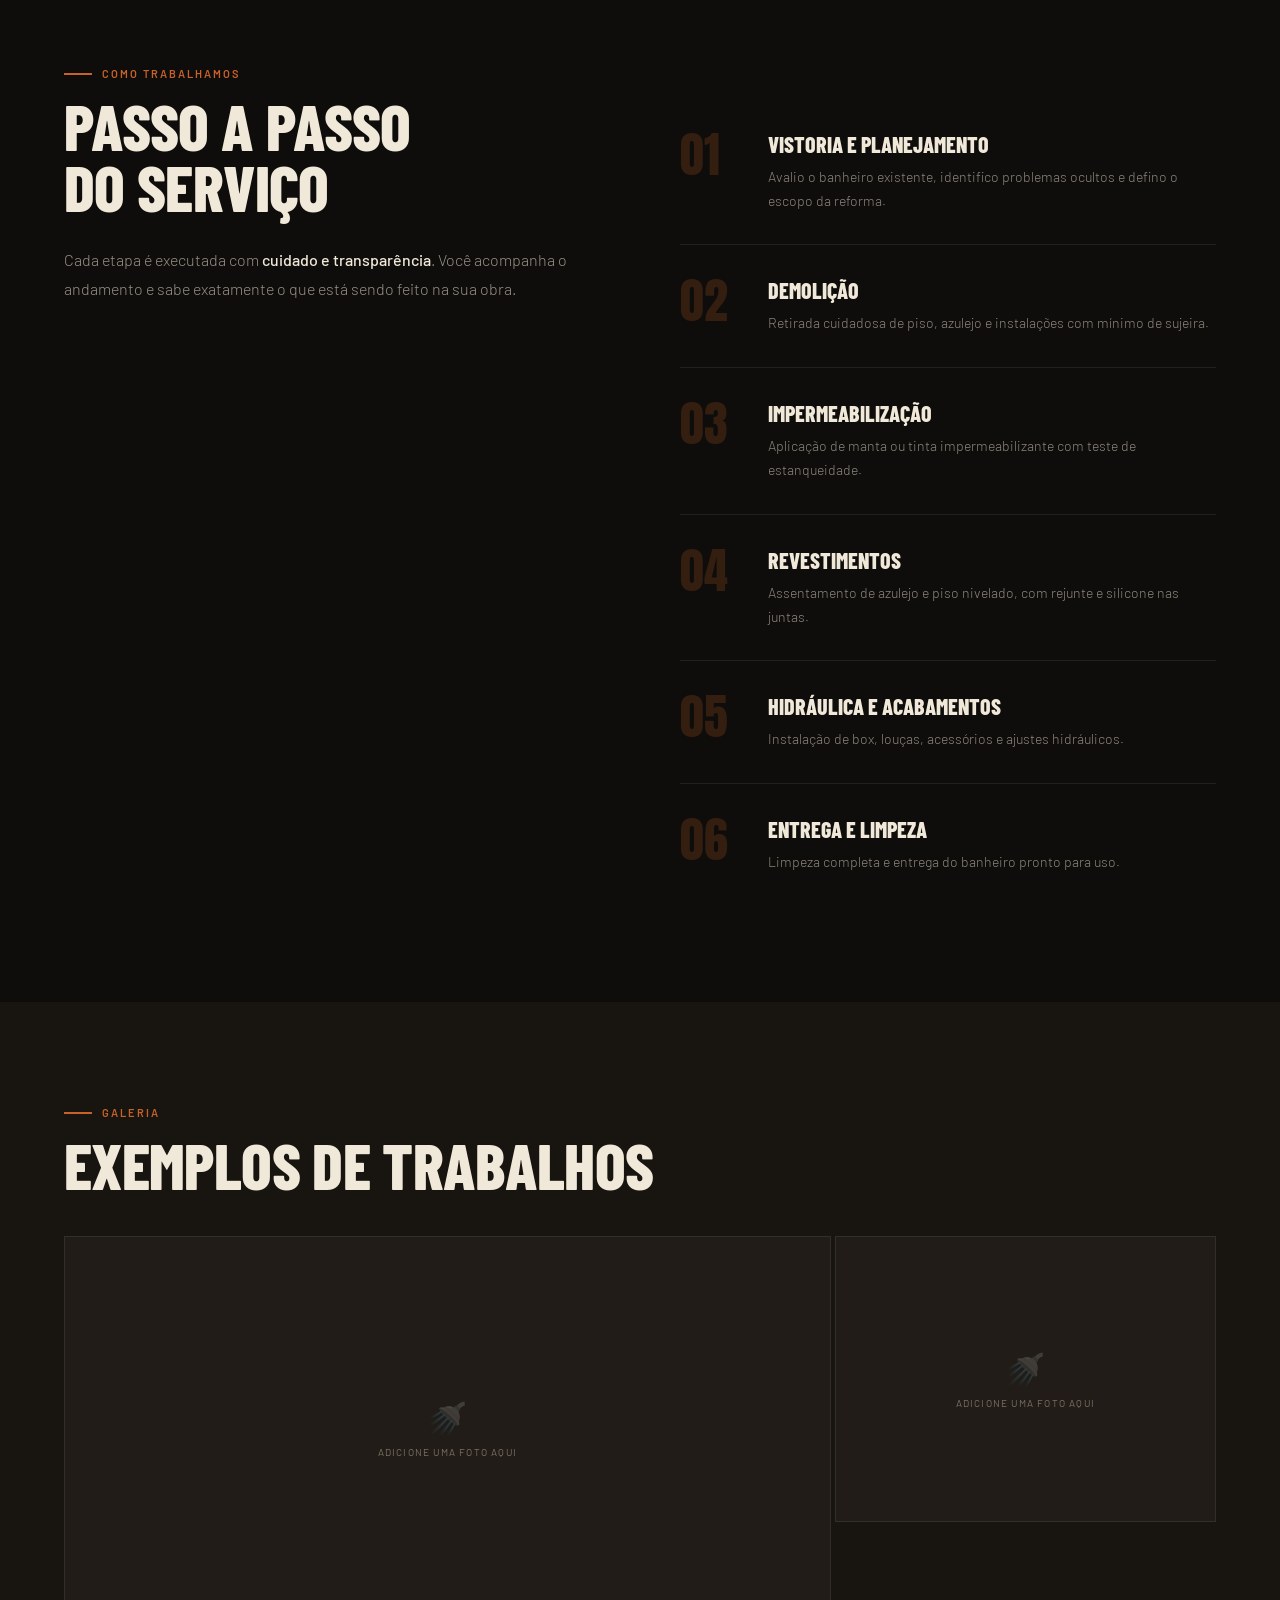
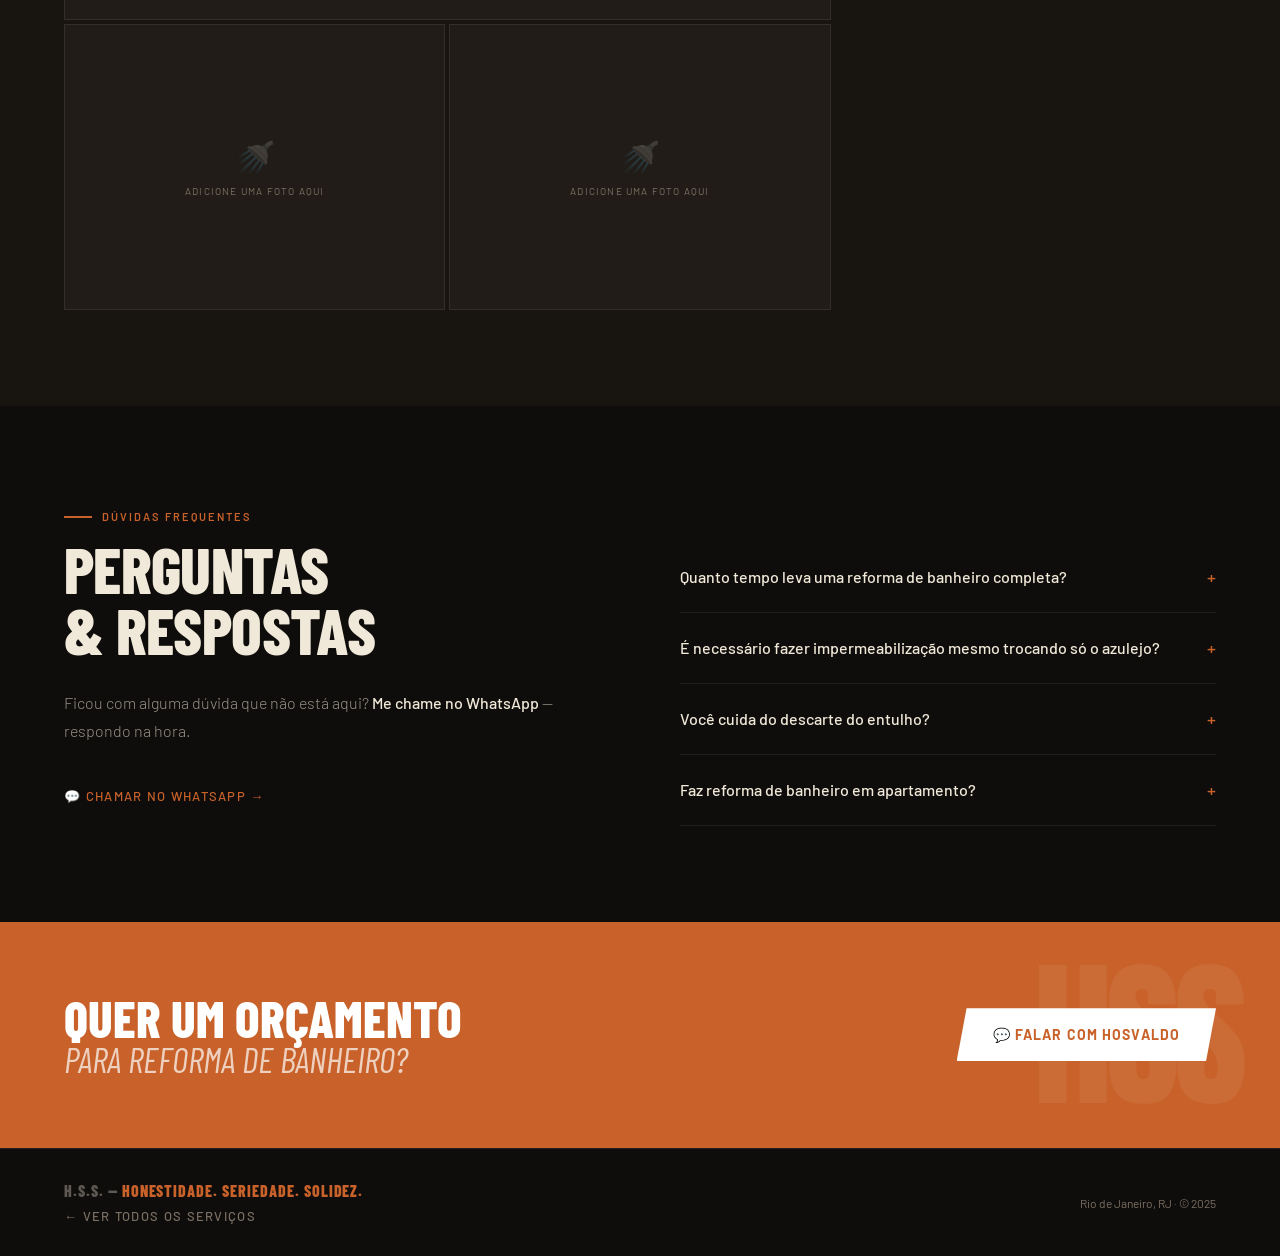
<file: srv-reforma-banheiro.html>
<!DOCTYPE html>
<html lang="pt-BR">
<head>
<meta charset="UTF-8">
<meta name="viewport" content="width=device-width, initial-scale=1.0">
<title>H.S.S. — Honestidade. Seriedade. Solidez. | REFORMA DE BANHEIRO</title>
<link href="https://fonts.googleapis.com/css2?family=Anton&family=Barlow:ital,wght@0,300;0,400;0,500;0,600;1,300&family=Barlow+Condensed:wght@700;800&display=swap" rel="stylesheet">
<link rel="stylesheet" href="services.css">
</head>
<body>

<nav id="nav">
  <a class="nav-brand" href="hosvaldo-pedreiro.html">Hosvaldo <span>Silva</span></a>
  <ul class="nav-links">
    <li><a href="hosvaldo-pedreiro.html#servicos">Serviços</a></li>
    <li><a href="hosvaldo-pedreiro.html#sobre">Sobre</a></li>
    <li><a href="hosvaldo-pedreiro.html#contato" class="nav-cta">Orçamento</a></li>
  </ul>
</nav>

<section class="page-hero">
  <div class="hero-bg" style="background:radial-gradient(ellipse 70% 80% at 80% 50%,rgba(200,98,42,0.13) 0%,transparent 65%),var(--bg);"></div>
  <div class="hero-grid-lines"></div>
  <div class="page-num">04</div>
  <div class="breadcrumb">
    <a href="hosvaldo-pedreiro.html">Início</a>
    <span class="breadcrumb-sep">→</span>
    <a href="hosvaldo-pedreiro.html#servicos">Serviços</a>
    <span class="breadcrumb-sep">→</span>
    <span class="breadcrumb-cur">REFORMA DE BANHEIRO</span>
  </div>
  <div class="page-tag"><span>Especialidade · Hosvaldo Silva</span></div>
  <h1 class="page-title">REFORMA<br><span class="accent">DE BANHEIRO</span></h1>
  <p class="page-subtitle">Do zero ou reforma completa. Impermeabilização, azulejo, box, piso e acabamentos entregues com perfeição e sem dor de cabeça.</p>
</section>

<section class="section section-dark">
  <div class="reveal">
    <p class="label">O que está incluso</p>
    <h2 class="big-title">Tudo que você recebe<br>neste serviço</h2>
  </div>
  <div class="includes-grid">
<div class="inc-item reveal"><span class="inc-icon">🔨</span><div class="inc-title">Demolição</div><p class="inc-desc">Retirada completa do revestimento, louças e instalações antigas.</p></div>
<div class="inc-item reveal"><span class="inc-icon">💧</span><div class="inc-title">Impermeabilização</div><p class="inc-desc">Manta ou pintura impermeabilizante em piso e paredes para evitar vazamentos.</p></div>
<div class="inc-item reveal"><span class="inc-icon">🚿</span><div class="inc-title">Azulejo e Piso</div><p class="inc-desc">Assentamento de azulejo nas paredes e cerâmica/porcelanato no piso.</p></div>
<div class="inc-item reveal"><span class="inc-icon">🔲</span><div class="inc-title">Box de Vidro</div><p class="inc-desc">Instalação e vedação do box com silicone de qualidade.</p></div>
<div class="inc-item reveal"><span class="inc-icon">🪠</span><div class="inc-title">Instalação Hidráulica</div><p class="inc-desc">Ajuste de ralos, conexões e passagem de tubulação quando necessário.</p></div>
<div class="inc-item reveal"><span class="inc-icon">✨</span><div class="inc-title">Acabamentos Finais</div><p class="inc-desc">Rejunte, pintura, fixação de louças e acessórios para entrega completa.</p></div>
  </div>
</section>

<section class="section">
  <div class="two-col">
    <div class="reveal">
      <p class="label">Como trabalhamos</p>
      <h2 class="big-title">Passo a passo<br>do serviço</h2>
      <p class="body-text">Cada etapa é executada com <strong>cuidado e transparência</strong>. Você acompanha o andamento e sabe exatamente o que está sendo feito na sua obra.</p>
    </div>
    <div class="steps-list">
<div class="step reveal"><div class="step-n">01</div><div class="step-content"><div class="step-title">Vistoria e Planejamento</div><p class="step-desc">Avalio o banheiro existente, identifico problemas ocultos e defino o escopo da reforma.</p></div></div>
<div class="step reveal"><div class="step-n">02</div><div class="step-content"><div class="step-title">Demolição</div><p class="step-desc">Retirada cuidadosa de piso, azulejo e instalações com mínimo de sujeira.</p></div></div>
<div class="step reveal"><div class="step-n">03</div><div class="step-content"><div class="step-title">Impermeabilização</div><p class="step-desc">Aplicação de manta ou tinta impermeabilizante com teste de estanqueidade.</p></div></div>
<div class="step reveal"><div class="step-n">04</div><div class="step-content"><div class="step-title">Revestimentos</div><p class="step-desc">Assentamento de azulejo e piso nivelado, com rejunte e silicone nas juntas.</p></div></div>
<div class="step reveal"><div class="step-n">05</div><div class="step-content"><div class="step-title">Hidráulica e Acabamentos</div><p class="step-desc">Instalação de box, louças, acessórios e ajustes hidráulicos.</p></div></div>
<div class="step reveal"><div class="step-n">06</div><div class="step-content"><div class="step-title">Entrega e Limpeza</div><p class="step-desc">Limpeza completa e entrega do banheiro pronto para uso.</p></div></div>
    </div>
  </div>
</section>

<section class="section section-dark">
  <div class="reveal">
    <p class="label">Galeria</p>
    <h2 class="big-title">Exemplos de trabalhos</h2>
  </div>
  <div class="gallery">
    <div class="gallery-item reveal"><span class="gallery-icon">🚿</span><span class="gallery-label">Adicione uma foto aqui</span></div>
    <div class="gallery-item reveal"><span class="gallery-icon">🚿</span><span class="gallery-label">Adicione uma foto aqui</span></div>
    <div class="gallery-item reveal"><span class="gallery-icon">🚿</span><span class="gallery-label">Adicione uma foto aqui</span></div>
    <div class="gallery-item reveal"><span class="gallery-icon">🚿</span><span class="gallery-label">Adicione uma foto aqui</span></div>
  </div>
</section>

<section class="section">
  <div class="two-col">
    <div class="reveal">
      <p class="label">Dúvidas frequentes</p>
      <h2 class="big-title">Perguntas<br>& respostas</h2>
      <p class="body-text" style="margin-top:16px">Ficou com alguma dúvida que não está aqui? <strong>Me chame no WhatsApp</strong> — respondo na hora.</p>
      <a href="https://wa.me/5521981238675" class="btn-back" style="margin-top:24px; color:var(--terra)">💬 Chamar no WhatsApp →</a>
    </div>
    <div class="faq-list reveal">
<div class="faq-item"><div class="faq-q" onclick="toggleFaq(this)">Quanto tempo leva uma reforma de banheiro completa?<span class="faq-arrow">+</span></div><div class="faq-a">Em média de 5 a 10 dias úteis, dependendo do tamanho e complexidade. Passo o cronograma no orçamento.</div></div>
<div class="faq-item"><div class="faq-q" onclick="toggleFaq(this)">É necessário fazer impermeabilização mesmo trocando só o azulejo?<span class="faq-arrow">+</span></div><div class="faq-a">Sim, sempre recomendo refazer a impermeabilização quando o azulejo é retirado. É a oportunidade de garantir mais anos sem vazamento.</div></div>
<div class="faq-item"><div class="faq-q" onclick="toggleFaq(this)">Você cuida do descarte do entulho?<span class="faq-arrow">+</span></div><div class="faq-a">Sim, faço a remoção e descarte correto do entulho gerado pela reforma.</div></div>
<div class="faq-item"><div class="faq-q" onclick="toggleFaq(this)">Faz reforma de banheiro em apartamento?<span class="faq-arrow">+</span></div><div class="faq-a">Sim, com todo cuidado para não afetar vizinhos — trabalho dentro dos horários permitidos pelo condomínio.</div></div>
    </div>
  </div>
</section>

<div class="cta-bar">
  <div class="cta-title">Quer um orçamento<br><em>para reforma de banheiro?</em></div>
  <a href="https://wa.me/5521981238675?text=Ol%C3%A1%20Hosvaldo%2C%20quero%20um%20or%C3%A7amento%20de%20reforma!" class="btn-main">💬 Falar com Hosvaldo</a>
</div>

<footer>
  <div>
    <div class="footer-brand">H.S.S. — <span>Honestidade. Seriedade. Solidez.</span></div>
    <a href="hosvaldo-pedreiro.html#servicos" class="btn-back" style="margin-top:8px; display:inline-flex;">← Ver todos os serviços</a>
  </div>
  <div class="footer-copy">Rio de Janeiro, RJ · © 2025</div>
</footer>
<script src="services.js"></script>
</body>
</html>
</file>
<file: style.css>
/* ═══════════════════════════════════════════════
   H.S.S. — Honestidade. Seriedade. Solidez.
   Hosvaldo dos Santos Silva — Pedreiro Profissional
   Página Principal — style.css
═══════════════════════════════════════════════ */

*, *::before, *::after { box-sizing: border-box; margin: 0; padding: 0; }
:root {
  --bg: #0F0D0B; --bg2: #181410; --bg3: #211C17;
  --terra: #C8622A; --terra2: #E07A40; --terra-pale: #3A2218;
  --gold: #D4A853; --cream: #F0E8D8; --muted: #7A6F63;
  --border: rgba(255,255,255,0.08); --border2: rgba(200,98,42,0.3);
}
html { scroll-behavior: smooth; }
body { font-family: 'Barlow', sans-serif; background: var(--bg); color: var(--cream); overflow-x: hidden; }
::-webkit-scrollbar { width: 4px; }
::-webkit-scrollbar-track { background: var(--bg); }
::-webkit-scrollbar-thumb { background: var(--terra); border-radius: 2px; }

nav {
  position: fixed; top: 0; left: 0; right: 0; z-index: 200;
  padding: 0 5%; height: 68px;
  display: flex; align-items: center; justify-content: space-between;
  background: linear-gradient(to bottom, rgba(15,13,11,0.98), rgba(15,13,11,0));
  transition: background 0.4s;
}
nav.scrolled { background: rgba(15,13,11,0.97); border-bottom: 1px solid var(--border); }
.nav-brand { font-family:'Barlow Condensed',sans-serif; font-size:20px; font-weight:800; letter-spacing:0.06em; text-transform:uppercase; color:var(--cream); text-decoration:none; }
.nav-brand span { color:var(--terra); }
.nav-links { display:flex; gap:36px; list-style:none; }
.nav-links a { font-size:12px; font-weight:500; letter-spacing:0.14em; text-transform:uppercase; color:var(--muted); text-decoration:none; transition:color 0.2s; }
.nav-links a:hover { color:var(--cream); }
.nav-cta { background:var(--terra) !important; color:#fff !important; padding:10px 20px; clip-path:polygon(6px 0%,100% 0%,calc(100% - 6px) 100%,0% 100%); }

.hero { min-height:100vh; display:grid; grid-template-columns:1fr 1fr; align-items:center; padding:100px 5% 60px; position:relative; overflow:hidden; gap:60px; }
.hero-bg {
  position:absolute; inset:0;
  background:
    repeating-linear-gradient(90deg,transparent,transparent 39px,rgba(255,255,255,0.015) 39px,rgba(255,255,255,0.015) 40px),
    repeating-linear-gradient(0deg,transparent,transparent 39px,rgba(255,255,255,0.015) 39px,rgba(255,255,255,0.015) 40px),
    radial-gradient(ellipse 70% 70% at 70% 50%,rgba(200,98,42,0.13) 0%,transparent 65%),
    var(--bg);
}
.hero-left { position:relative; z-index:1; display:flex; flex-direction:column; justify-content:center; }
.hero-right { position:relative; z-index:1; display:flex; align-items:center; justify-content:center; opacity:0; animation:fadeUp 1s 0.6s forwards; }
.hero-photo-wrap { position:relative; width:100%; max-width:420px; }
.hero-photo-frame {
  width:100%; padding-bottom:125%;
  background:var(--bg3);
  border:1px solid var(--border2);
  position:relative; overflow:hidden;
}
.hero-photo-frame::before {
  content:''; position:absolute; inset:0;
  background:repeating-linear-gradient(45deg,transparent,transparent 10px,rgba(200,98,42,0.03) 10px,rgba(200,98,42,0.03) 11px);
}
.hero-photo-inner { position:absolute; inset:0; display:flex; flex-direction:column; align-items:center; justify-content:center; gap:12px; }
.hero-photo-icon { font-size:72px; opacity:0.2; }
.hero-photo-hint { font-size:11px; letter-spacing:0.14em; text-transform:uppercase; color:var(--muted); text-align:center; line-height:1.6; }
.hero-corner-tl { position:absolute; top:-1px; left:-1px; width:24px; height:24px; border-top:2px solid var(--terra); border-left:2px solid var(--terra); }
.hero-corner-br { position:absolute; bottom:-1px; right:-1px; width:24px; height:24px; border-bottom:2px solid var(--terra); border-right:2px solid var(--terra); }
.hero-badge-exp { position:absolute; top:24px; right:-24px; background:var(--terra); padding:20px 18px; text-align:center; }
.hero-badge-exp .bn { font-family:'Anton',sans-serif; font-size:36px; color:#fff; line-height:1; }
.hero-badge-exp .bl { font-size:9px; font-weight:600; letter-spacing:0.14em; text-transform:uppercase; color:rgba(255,255,255,0.75); margin-top:4px; }
.hero-badge-city { position:absolute; bottom:32px; left:-24px; background:var(--bg2); border:1px solid var(--border2); padding:14px 18px; }
.hero-badge-city .bc-l { font-size:9px; font-weight:600; letter-spacing:0.14em; text-transform:uppercase; color:var(--terra); }
.hero-badge-city .bc-v { font-family:'Barlow Condensed',sans-serif; font-size:18px; font-weight:800; text-transform:uppercase; color:var(--cream); margin-top:2px; }
.hero-badge-obras { position:absolute; bottom:-20px; right:20px; background:var(--bg3); border:1px solid var(--border); padding:14px 20px; display:flex; align-items:center; gap:12px; }
.hero-badge-obras .bo-n { font-family:'Anton',sans-serif; font-size:28px; color:var(--terra); line-height:1; }
.hero-badge-obras .bo-l { font-size:10px; font-weight:500; letter-spacing:0.1em; text-transform:uppercase; color:var(--muted); line-height:1.4; }
.hero-tag { position:relative; z-index:1; display:inline-flex; align-items:center; gap:12px; margin-bottom:28px; opacity:0; animation:fadeUp 0.8s 0.2s forwards; }
.hero-tag-line { display:block; width:40px; height:1px; background:var(--terra); }
.hero-tag-text { font-size:11px; font-weight:500; letter-spacing:0.2em; text-transform:uppercase; color:var(--terra); }
.hero-title { font-family:'Anton',sans-serif; font-size:clamp(52px,7.5vw,110px); line-height:0.92; text-transform:uppercase; letter-spacing:-0.02em; position:relative; z-index:1; opacity:0; animation:fadeUp 0.9s 0.4s forwards; }
.hero-title .line2 { color:var(--terra); display:block; }
.hero-title .line3 { display:block; -webkit-text-stroke:1px rgba(240,232,216,0.25); color:transparent; }
.hero-bottom { margin-top:36px; position:relative; z-index:1; opacity:0; animation:fadeUp 1s 0.7s forwards; }
.hero-desc { font-size:15px; font-weight:300; color:rgba(240,232,216,0.6); max-width:400px; line-height:1.7; margin-bottom:28px; }
.hero-desc strong { color:var(--cream); font-weight:400; }
.hero-actions { display:flex; gap:16px; flex-wrap:wrap; }
.btn-main { display:inline-flex; align-items:center; gap:12px; background:var(--terra); color:#fff; text-decoration:none; font-size:14px; font-weight:600; letter-spacing:0.08em; text-transform:uppercase; padding:18px 36px; clip-path:polygon(10px 0%,100% 0%,calc(100% - 10px) 100%,0% 100%); transition:background 0.25s,transform 0.2s; white-space:nowrap; }
.btn-main:hover { background:var(--terra2); transform:translateY(-2px); }
.btn-ghost { display:inline-flex; align-items:center; gap:10px; color:var(--cream); text-decoration:none; font-size:14px; font-weight:500; letter-spacing:0.06em; text-transform:uppercase; padding:18px 28px; border:1px solid var(--border); transition:border-color 0.25s,background 0.25s; white-space:nowrap; }
.btn-ghost:hover { border-color:var(--terra); background:rgba(200,98,42,0.08); }

.ticker { background:var(--terra); overflow:hidden; white-space:nowrap; padding:14px 0; }
.ticker-inner { display:inline-flex; animation:ticker 22s linear infinite; }
.ticker-item { font-family:'Barlow Condensed',sans-serif; font-size:14px; font-weight:700; letter-spacing:0.1em; text-transform:uppercase; color:rgba(255,255,255,0.9); padding:0 40px; }
.ticker-item::before { content:'✦'; margin-right:40px; opacity:0.6; }

.stats-bar { display:grid; grid-template-columns:repeat(4,1fr); border-bottom:1px solid var(--border); }
.stat-item { padding:40px 32px; border-right:1px solid var(--border); position:relative; transition:background 0.3s; }
.stat-item:last-child { border-right:none; }
.stat-item:hover { background:rgba(200,98,42,0.04); }
.stat-item::before { content:''; position:absolute; top:0; left:0; right:0; height:2px; background:var(--terra); transform:scaleX(0); transform-origin:left; transition:transform 0.4s; }
.stat-item:hover::before { transform:scaleX(1); }
.stat-n { font-family:'Anton',sans-serif; font-size:52px; line-height:1; color:var(--cream); }
.stat-n span { color:var(--terra); }
.stat-l { font-size:12px; font-weight:500; letter-spacing:0.1em; text-transform:uppercase; color:var(--muted); margin-top:8px; }

.section { padding:112px 5%; }
.label { display:inline-flex; align-items:center; gap:10px; font-size:11px; font-weight:600; letter-spacing:0.18em; text-transform:uppercase; color:var(--terra); margin-bottom:20px; }
.label::before { content:''; display:block; width:28px; height:2px; background:var(--terra); }
.big-title { font-family:'Barlow Condensed',sans-serif; font-size:clamp(42px,6vw,80px); font-weight:800; text-transform:uppercase; line-height:0.95; letter-spacing:-0.01em; color:var(--cream); }

.services { background:var(--bg2); }
.services-head { display:flex; align-items:flex-end; justify-content:space-between; margin-bottom:64px; gap:24px; flex-wrap:wrap; }
.services-intro { font-size:16px; font-weight:300; color:rgba(240,232,216,0.5); max-width:300px; line-height:1.7; }
.services-grid { display:grid; grid-template-columns:repeat(3,1fr); gap:1px; background:var(--border); }
.srv { background:var(--bg2); padding:44px 36px; cursor:default; position:relative; overflow:hidden; transition:background 0.3s; }
.srv::after { content:''; position:absolute; left:0; bottom:0; right:0; height:2px; background:var(--terra); transform:scaleX(0); transform-origin:left; transition:transform 0.4s; }
.srv:hover { background:var(--bg3); }
.srv:hover::after { transform:scaleX(1); }
.srv-num { font-family:'Barlow Condensed',sans-serif; font-size:11px; font-weight:700; letter-spacing:0.14em; text-transform:uppercase; color:var(--terra); margin-bottom:28px; }
.srv-icon { font-size:32px; margin-bottom:20px; display:block; }
.srv h3 { font-family:'Barlow Condensed',sans-serif; font-size:26px; font-weight:800; text-transform:uppercase; letter-spacing:0.02em; color:var(--cream); margin-bottom:12px; }
.srv p { font-size:14px; font-weight:300; color:rgba(240,232,216,0.5); line-height:1.7; }
.srv-link { display:inline-block; margin-top:16px; font-size:12px; font-weight:600; letter-spacing:0.1em; text-transform:uppercase; color:var(--terra); transition:gap 0.2s; }
.srv-link { display:inline-block; margin-top:16px; font-size:12px; font-weight:600; letter-spacing:0.1em; text-transform:uppercase; color:var(--terra); }
a.srv { color:inherit; }
.srv-big { grid-column:span 2; background:var(--terra-pale); display:flex; align-items:center; gap:48px; }
.srv-big:hover { background:rgba(58,34,24,0.8); }
.srv-big .srv-content { flex:1; }
.srv-big-visual { font-family:'Anton',sans-serif; font-size:90px; color:rgba(200,98,42,0.2); line-height:1; flex-shrink:0; letter-spacing:-0.04em; user-select:none; }

.about-wrap { display:grid; grid-template-columns:1fr 1fr; gap:80px; align-items:center; }
.about-img-frame { width:100%; padding-bottom:120%; background:var(--bg3); border:1px solid var(--border); position:relative; overflow:hidden; }
.about-img-frame::before { content:''; position:absolute; inset:0; background:repeating-linear-gradient(45deg,transparent,transparent 8px,rgba(200,98,42,0.04) 8px,rgba(200,98,42,0.04) 9px); }
.about-placeholder { position:absolute; inset:0; display:flex; flex-direction:column; align-items:center; justify-content:center; gap:16px; }
.about-placeholder-icon { font-size:64px; opacity:0.3; }
.about-placeholder-text { font-size:12px; letter-spacing:0.12em; text-transform:uppercase; color:var(--muted); text-align:center; }
.about-visual { position:relative; }
.about-badge { position:absolute; right:-20px; bottom:40px; background:var(--terra); padding:24px 28px; text-align:center; }
.about-badge-n { font-family:'Anton',sans-serif; font-size:40px; color:#fff; line-height:1; }
.about-badge-l { font-size:10px; font-weight:600; letter-spacing:0.14em; text-transform:uppercase; color:rgba(255,255,255,0.7); margin-top:4px; }
.about-text-block { font-size:16px; font-weight:300; color:rgba(240,232,216,0.6); line-height:1.8; margin-bottom:20px; }
.about-text-block strong { color:var(--cream); font-weight:500; }
.checklist { list-style:none; margin-top:32px; display:flex; flex-direction:column; gap:14px; }
.checklist li { display:flex; align-items:center; gap:14px; font-size:14px; color:rgba(240,232,216,0.7); }
.checklist li::before { content:''; display:block; width:8px; height:8px; background:var(--terra); flex-shrink:0; clip-path:polygon(50% 0%,100% 50%,50% 100%,0% 50%); }

.testimonials { background:var(--bg2); }
.test-grid { display:grid; grid-template-columns:repeat(3,1fr); gap:24px; margin-top:56px; }
.test-card { background:var(--bg3); border:1px solid var(--border); padding:36px 28px; position:relative; transition:border-color 0.3s; }
.test-card:hover { border-color:var(--border2); }
.test-card::before { content:'"'; font-family:'Anton',sans-serif; font-size:80px; color:var(--terra); opacity:0.25; line-height:0.8; display:block; margin-bottom:8px; }
.test-text { font-size:15px; font-weight:300; font-style:italic; color:rgba(240,232,216,0.7); line-height:1.75; margin-bottom:24px; }
.test-author { display:flex; align-items:center; gap:12px; border-top:1px solid var(--border); padding-top:20px; }
.test-avatar { width:40px; height:40px; border-radius:50%; background:var(--terra-pale); border:1px solid var(--border2); display:flex; align-items:center; justify-content:center; font-family:'Barlow Condensed',sans-serif; font-size:16px; font-weight:700; color:var(--terra); flex-shrink:0; }
.test-name { font-size:14px; font-weight:500; color:var(--cream); }
.test-role { font-size:12px; color:var(--muted); }
.test-stars { color:var(--gold); font-size:12px; letter-spacing:2px; }

.cta-banner { background:var(--terra); padding:80px 5%; display:flex; align-items:center; justify-content:space-between; gap:40px; flex-wrap:wrap; position:relative; overflow:hidden; }
.cta-banner::before { content:'CONSTRUÇÃO'; position:absolute; right:5%; top:50%; transform:translateY(-50%); font-family:'Anton',sans-serif; font-size:120px; letter-spacing:-0.04em; color:rgba(255,255,255,0.06); white-space:nowrap; pointer-events:none; }
.cta-banner-title { font-family:'Barlow Condensed',sans-serif; font-size:clamp(32px,5vw,60px); font-weight:800; text-transform:uppercase; line-height:0.95; color:#fff; }
.cta-banner-title span { display:block; opacity:0.7; font-weight:400; font-style:italic; }
.btn-white { display:inline-flex; align-items:center; gap:12px; background:#fff; color:var(--terra); text-decoration:none; font-size:14px; font-weight:700; letter-spacing:0.1em; text-transform:uppercase; padding:20px 40px; white-space:nowrap; clip-path:polygon(10px 0%,100% 0%,calc(100% - 10px) 100%,0% 100%); transition:transform 0.2s,opacity 0.2s; position:relative; z-index:1; }
.btn-white:hover { transform:translateY(-2px); opacity:0.92; }

.contact-grid { display:grid; grid-template-columns:1fr 1fr; gap:1px; background:var(--border); margin-top:56px; }
.contact-info-block { background:var(--bg); padding:52px 40px; }
.contact-form-block { background:var(--bg2); padding:52px 40px; }
.contact-item { margin-bottom:32px; }
.contact-item-l { font-size:10px; font-weight:600; letter-spacing:0.18em; text-transform:uppercase; color:var(--terra); margin-bottom:6px; }
.contact-item-v { font-size:22px; font-weight:500; color:var(--cream); }
.contact-item-v a { color:inherit; text-decoration:none; }
.contact-item-v a:hover { color:var(--terra); }
.contact-item-sub { font-size:13px; color:var(--muted); margin-top:4px; }
.form-row { margin-bottom:20px; }
.form-label { display:block; font-size:11px; font-weight:600; letter-spacing:0.14em; text-transform:uppercase; color:var(--muted); margin-bottom:8px; }
.form-input { width:100%; padding:14px 16px; background:var(--bg); border:1px solid var(--border); color:var(--cream); font-family:'Barlow',sans-serif; font-size:15px; font-weight:300; transition:border-color 0.25s,background 0.25s; outline:none; }
.form-input:focus { border-color:var(--terra); background:rgba(200,98,42,0.04); }
.form-input::placeholder { color:var(--muted); }
textarea.form-input { resize:vertical; min-height:120px; }
.btn-submit { width:100%; padding:18px; background:var(--terra); color:#fff; border:none; cursor:pointer; font-family:'Barlow Condensed',sans-serif; font-size:16px; font-weight:700; letter-spacing:0.14em; text-transform:uppercase; transition:background 0.25s; }
.btn-submit:hover { background:var(--terra2); }

footer { background:var(--bg); border-top:1px solid var(--border); padding:40px 5%; display:flex; align-items:center; justify-content:space-between; flex-wrap:wrap; gap:20px; }
.footer-brand { font-family:'Barlow Condensed',sans-serif; font-size:18px; font-weight:800; text-transform:uppercase; letter-spacing:0.06em; color:rgba(240,232,216,0.4); }
.footer-brand span { color:var(--terra); }
.footer-copy { font-size:12px; color:var(--muted); }

@keyframes fadeUp { from{opacity:0;transform:translateY(30px)} to{opacity:1;transform:translateY(0)} }
@keyframes ticker { from{transform:translateX(0)} to{transform:translateX(-50%)} }
.reveal { opacity:0; transform:translateY(24px); transition:opacity 0.7s,transform 0.7s; }
.reveal.visible { opacity:1; transform:translateY(0); }

@media (max-width:900px) {
  /* Hero: empilha foto em cima, texto embaixo */
  .hero {
    grid-template-columns: 1fr;
    grid-template-rows: auto auto;
    padding: 80px 0 0;
    gap: 0;
    min-height: auto;
  }

  /* Foto vem primeiro no mobile */
  .hero-right {
    display: flex;
    order: -1;
    width: 100%;
    justify-content: stretch;
    padding: 0;
    opacity: 0;
    animation: fadeUp 0.8s 0.3s forwards;
  }

  .hero-photo-wrap {
    width: 100%;
    max-width: 100%;
  }

  .hero-photo-frame {
    height: 320px !important;
    padding-bottom: 0 !important;
    border-left: none;
    border-right: none;
    border-top: none;
    border-radius: 0;
  }

  .hero-photo-frame img {
    object-position: center 20% !important;
  }

  /* Badges escondidos no mobile para não poluir */
  .hero-badge-exp,
  .hero-badge-city,
  .hero-badge-obras { display: none; }

  /* Cantos decorativos escondidos no mobile */
  .hero-corner-tl,
  .hero-corner-br { display: none; }

  /* Texto vem depois da foto */
  .hero-left {
    order: 1;
    padding: 36px 5% 56px;
  }

  .services-grid { grid-template-columns:1fr; }
  .srv-big { grid-column:span 1; }
  .srv-big-visual { display:none; }
  .stats-bar { grid-template-columns:repeat(2,1fr); }
  .about-wrap { grid-template-columns:1fr; }
  .about-visual { display:none; }
  .test-grid { grid-template-columns:1fr; }
  .contact-grid { grid-template-columns:1fr; }
  .nav-links { display:none; }
}
</file>
<file: services.css>
/* ═══════════════════════════════════════════════
   H.S.S. — Honestidade. Seriedade. Solidez.
   Hosvaldo dos Santos Silva — Pedreiro Profissional
   Páginas de Serviço — services.css
═══════════════════════════════════════════════ */

*, *::before, *::after { box-sizing: border-box; margin: 0; padding: 0; }
:root {
  --bg: #0F0D0B; --bg2: #181410; --bg3: #211C17;
  --terra: #C8622A; --terra2: #E07A40; --terra-pale: #3A2218;
  --gold: #D4A853; --cream: #F0E8D8; --muted: #7A6F63;
  --border: rgba(255,255,255,0.08); --border2: rgba(200,98,42,0.3);
}
html { scroll-behavior: smooth; }
body { font-family: 'Barlow', sans-serif; background: var(--bg); color: var(--cream); overflow-x: hidden; }
::-webkit-scrollbar { width: 4px; }
::-webkit-scrollbar-track { background: var(--bg); }
::-webkit-scrollbar-thumb { background: var(--terra); border-radius: 2px; }
nav { position:fixed; top:0; left:0; right:0; z-index:200; padding:0 5%; height:68px; display:flex; align-items:center; justify-content:space-between; background:linear-gradient(to bottom,rgba(15,13,11,0.98),rgba(15,13,11,0)); transition:background 0.4s; }
nav.scrolled { background:rgba(15,13,11,0.97); border-bottom:1px solid var(--border); }
.nav-brand { font-family:'Barlow Condensed',sans-serif; font-size:20px; font-weight:800; letter-spacing:0.06em; text-transform:uppercase; color:var(--cream); text-decoration:none; }
.nav-brand span { color:var(--terra); }
.nav-links { display:flex; gap:36px; list-style:none; }
.nav-links a { font-size:12px; font-weight:500; letter-spacing:0.14em; text-transform:uppercase; color:var(--muted); text-decoration:none; transition:color 0.2s; }
.nav-links a:hover { color:var(--cream); }
.nav-cta { background:var(--terra) !important; color:#fff !important; padding:10px 20px; clip-path:polygon(6px 0%,100% 0%,calc(100% - 6px) 100%,0% 100%); }
.page-hero { min-height:80vh; display:flex; flex-direction:column; justify-content:flex-end; padding:120px 5% 72px; position:relative; overflow:hidden; }
.hero-bg { position:absolute; inset:0; }
.hero-grid-lines { position:absolute; inset:0; background: repeating-linear-gradient(90deg,transparent,transparent 39px,rgba(255,255,255,0.015) 39px,rgba(255,255,255,0.015) 40px), repeating-linear-gradient(0deg,transparent,transparent 39px,rgba(255,255,255,0.015) 39px,rgba(255,255,255,0.015) 40px); }
.breadcrumb { position:relative; z-index:1; display:inline-flex; align-items:center; gap:10px; margin-bottom:24px; opacity:0; animation:fadeUp 0.7s 0.1s forwards; }
.breadcrumb a { font-size:11px; letter-spacing:0.14em; text-transform:uppercase; color:var(--muted); text-decoration:none; transition:color 0.2s; }
.breadcrumb a:hover { color:var(--terra); }
.breadcrumb-sep { font-size:11px; color:var(--terra); }
.breadcrumb-cur { font-size:11px; letter-spacing:0.14em; text-transform:uppercase; color:var(--terra); }
.page-num { position:absolute; right:5%; bottom:72px; font-family:'Anton',sans-serif; font-size:clamp(100px,15vw,200px); color:rgba(255,255,255,0.025); line-height:1; pointer-events:none; user-select:none; }
.page-tag { position:relative; z-index:1; display:inline-flex; align-items:center; gap:10px; margin-bottom:20px; opacity:0; animation:fadeUp 0.7s 0.2s forwards; }
.page-tag::before { content:''; display:block; width:28px; height:2px; background:var(--terra); }
.page-tag span { font-size:11px; font-weight:600; letter-spacing:0.18em; text-transform:uppercase; color:var(--terra); }
.page-title { font-family:'Anton',sans-serif; font-size:clamp(56px,10vw,120px); line-height:0.92; text-transform:uppercase; letter-spacing:-0.02em; position:relative; z-index:1; opacity:0; animation:fadeUp 0.8s 0.35s forwards; }
.page-title .accent { color:var(--terra); }
.page-title .outline { -webkit-text-stroke:1px rgba(240,232,216,0.25); color:transparent; }
.page-subtitle { position:relative; z-index:1; font-size:17px; font-weight:300; color:rgba(240,232,216,0.55); max-width:560px; line-height:1.75; margin-top:24px; opacity:0; animation:fadeUp 0.8s 0.5s forwards; }
.section { padding:96px 5%; }
.section-dark { background:var(--bg2); }
.label { display:inline-flex; align-items:center; gap:10px; font-size:11px; font-weight:600; letter-spacing:0.18em; text-transform:uppercase; color:var(--terra); margin-bottom:16px; }
.label::before { content:''; display:block; width:28px; height:2px; background:var(--terra); }
.big-title { font-family:'Barlow Condensed',sans-serif; font-size:clamp(38px,5vw,64px); font-weight:800; text-transform:uppercase; line-height:0.95; letter-spacing:-0.01em; color:var(--cream); margin-bottom:28px; }
.body-text { font-size:16px; font-weight:300; color:rgba(240,232,216,0.6); line-height:1.8; margin-bottom:18px; }
.body-text strong { color:var(--cream); font-weight:500; }
.two-col { display:grid; grid-template-columns:1fr 1fr; gap:80px; align-items:start; }
.includes-grid { display:grid; grid-template-columns:repeat(auto-fit,minmax(220px,1fr)); gap:1px; background:var(--border); margin-top:48px; }
.inc-item { background:var(--bg2); padding:32px 28px; transition:background 0.3s; position:relative; overflow:hidden; }
.inc-item::after { content:''; position:absolute; left:0; bottom:0; right:0; height:2px; background:var(--terra); transform:scaleX(0); transform-origin:left; transition:transform 0.4s; }
.inc-item:hover { background:var(--bg3); }
.inc-item:hover::after { transform:scaleX(1); }
.inc-icon { font-size:28px; margin-bottom:14px; display:block; }
.inc-title { font-family:'Barlow Condensed',sans-serif; font-size:20px; font-weight:800; text-transform:uppercase; color:var(--cream); margin-bottom:8px; }
.inc-desc { font-size:13px; font-weight:300; color:rgba(240,232,216,0.5); line-height:1.65; }
.steps-list { display:flex; flex-direction:column; gap:0; margin-top:40px; }
.step { display:flex; gap:28px; padding:32px 0; border-bottom:1px solid var(--border); position:relative; }
.step:last-child { border-bottom:none; }
.step-n { font-family:'Anton',sans-serif; font-size:48px; color:rgba(200,98,42,0.2); line-height:1; flex-shrink:0; width:60px; }
.step-content {}
.step-title { font-family:'Barlow Condensed',sans-serif; font-size:22px; font-weight:800; text-transform:uppercase; color:var(--cream); margin-bottom:8px; }
.step-desc { font-size:14px; font-weight:300; color:rgba(240,232,216,0.55); line-height:1.7; }
.gallery { display:grid; grid-template-columns:repeat(3,1fr); gap:4px; margin-top:40px; }
.gallery-item { aspect-ratio:4/3; background:var(--bg3); border:1px solid var(--border); position:relative; overflow:hidden; display:flex; align-items:center; justify-content:center; flex-direction:column; gap:8px; transition:border-color 0.3s; }
.gallery-item:first-child { grid-column:span 2; aspect-ratio:2/1; }
.gallery-item:hover { border-color:var(--border2); }
.gallery-icon { font-size:32px; opacity:0.2; }
.gallery-label { font-size:10px; letter-spacing:0.12em; text-transform:uppercase; color:var(--muted); }
.faq-list { margin-top:40px; display:flex; flex-direction:column; gap:0; }
.faq-item { border-bottom:1px solid var(--border); }
.faq-q { padding:24px 0; font-size:16px; font-weight:500; color:var(--cream); cursor:pointer; display:flex; justify-content:space-between; align-items:center; gap:16px; user-select:none; }
.faq-q:hover { color:var(--terra); }
.faq-arrow { font-size:18px; color:var(--terra); transition:transform 0.3s; flex-shrink:0; }
.faq-item.open .faq-arrow { transform:rotate(45deg); }
.faq-a { font-size:14px; font-weight:300; color:rgba(240,232,216,0.55); line-height:1.75; padding-bottom:24px; display:none; }
.faq-item.open .faq-a { display:block; }
.cta-bar { background:var(--terra); padding:72px 5%; display:flex; align-items:center; justify-content:space-between; gap:40px; flex-wrap:wrap; position:relative; overflow:hidden; }
.cta-bar::before { content:'HSS'; position:absolute; right:3%; top:50%; transform:translateY(-50%); font-family:'Anton',sans-serif; font-size:160px; color:rgba(255,255,255,0.06); pointer-events:none; letter-spacing:-0.04em; }
.cta-title { font-family:'Barlow Condensed',sans-serif; font-size:clamp(28px,4vw,52px); font-weight:800; text-transform:uppercase; line-height:0.95; color:#fff; position:relative; z-index:1; }
.cta-title em { display:block; font-style:italic; font-weight:400; opacity:0.7; font-size:0.7em; }
.btn-main { display:inline-flex; align-items:center; gap:12px; background:#fff; color:var(--terra); text-decoration:none; font-size:14px; font-weight:700; letter-spacing:0.08em; text-transform:uppercase; padding:18px 36px; clip-path:polygon(10px 0%,100% 0%,calc(100% - 10px) 100%,0% 100%); transition:transform 0.2s,opacity 0.2s; white-space:nowrap; position:relative; z-index:1; }
.btn-main:hover { transform:translateY(-2px); opacity:0.92; }
.btn-back { display:inline-flex; align-items:center; gap:10px; color:var(--muted); text-decoration:none; font-size:13px; font-weight:500; letter-spacing:0.1em; text-transform:uppercase; transition:color 0.2s; }
.btn-back:hover { color:var(--terra); }
footer { background:var(--bg); border-top:1px solid var(--border); padding:32px 5%; display:flex; align-items:center; justify-content:space-between; flex-wrap:wrap; gap:16px; }
.footer-brand { font-family:'Barlow Condensed',sans-serif; font-size:16px; font-weight:800; text-transform:uppercase; letter-spacing:0.06em; color:rgba(240,232,216,0.35); }
.footer-brand span { color:var(--terra); }
.footer-copy { font-size:12px; color:var(--muted); }
@keyframes fadeUp { from{opacity:0;transform:translateY(24px)} to{opacity:1;transform:translateY(0)} }
.reveal { opacity:0; transform:translateY(20px); transition:opacity 0.6s,transform 0.6s; }
.reveal.visible { opacity:1; transform:translateY(0); }
@media(max-width:768px) { .two-col{grid-template-columns:1fr;gap:48px;} .gallery{grid-template-columns:1fr;} .gallery-item:first-child{grid-column:span 1;aspect-ratio:4/3;} .nav-links{display:none;} }
</file>
